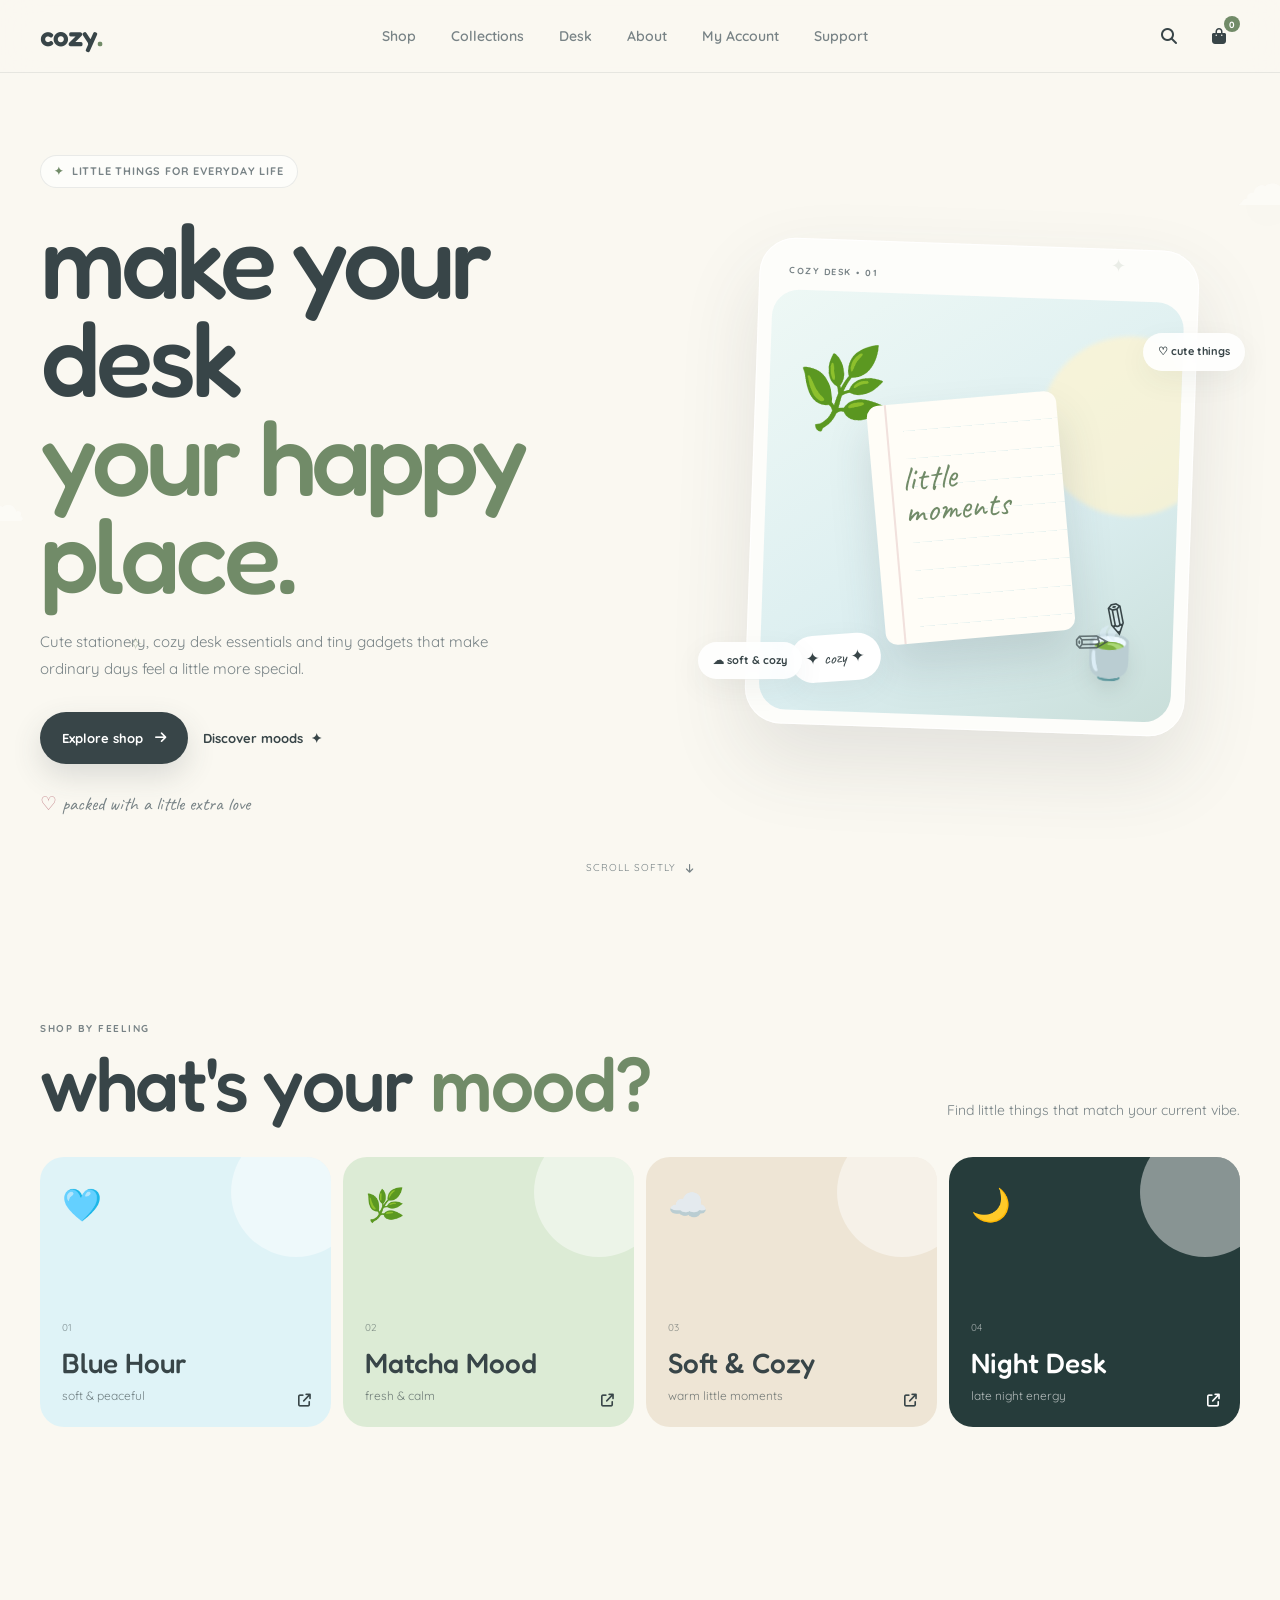
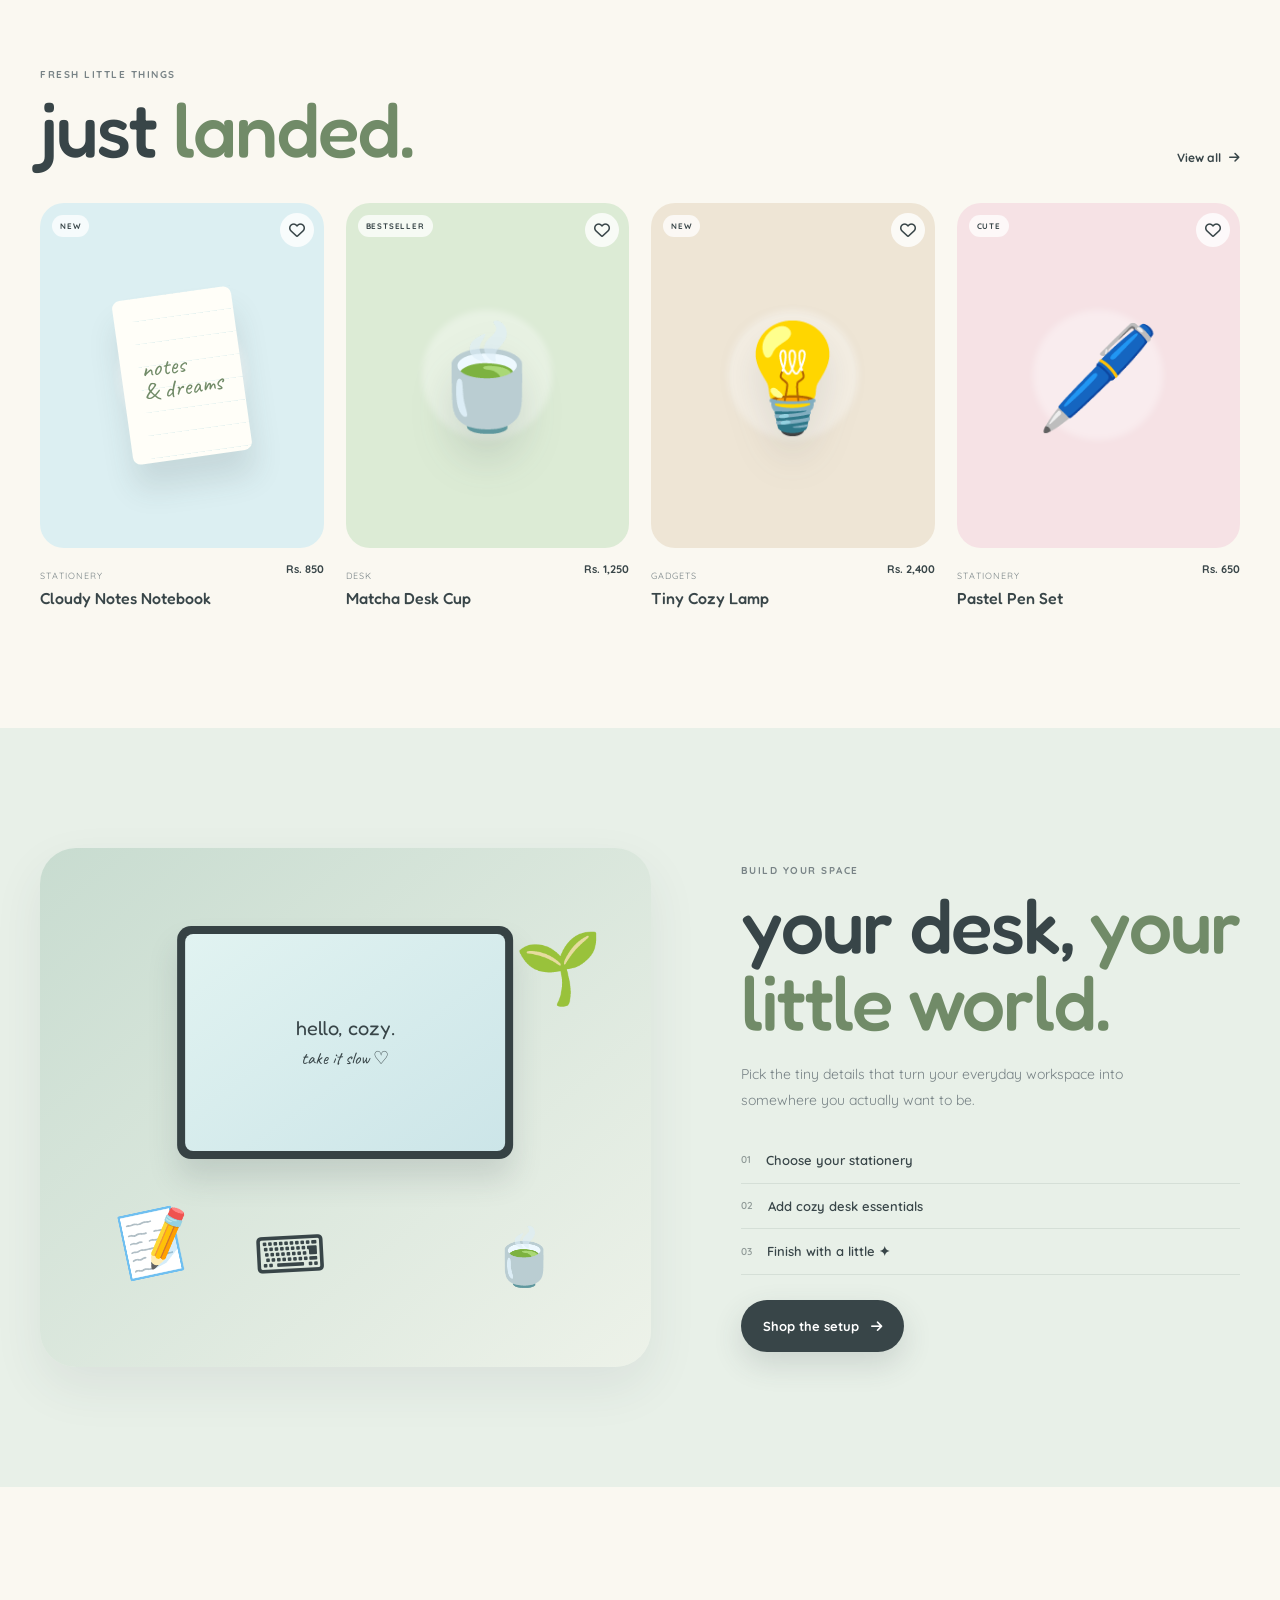
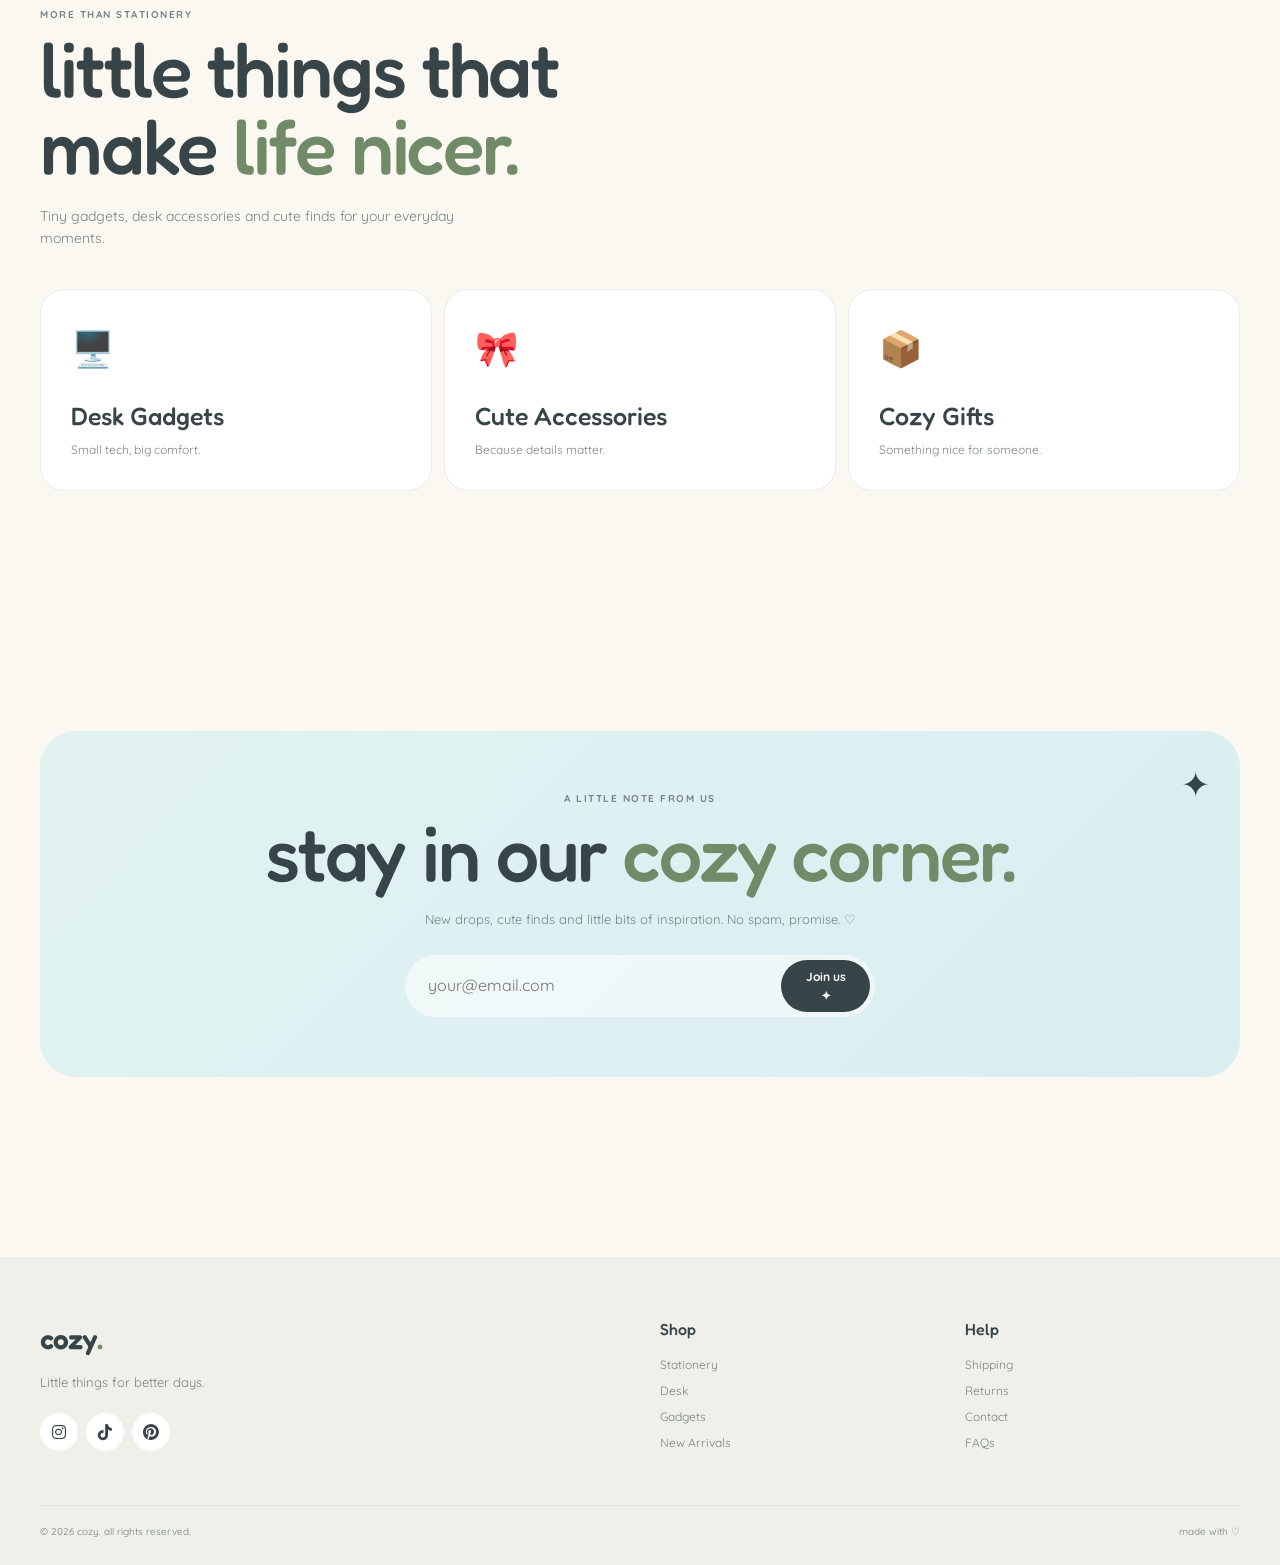
<file: index.html>
<!DOCTYPE html>
<html lang="en">
<head>
    <meta charset="UTF-8">

    <!-- Essential for proper mobile rendering -->
    <meta name="viewport" content="width=device-width, initial-scale=1.0">

    <meta
        name="description"
        content="A cozy little shop for stationery, desk accessories and cute everyday gadgets."
    >

    <title>cozy. — little things, better days.</title>

    <!-- Google Fonts -->
    <link rel="preconnect" href="https://fonts.googleapis.com">
    <link rel="preconnect" href="https://fonts.gstatic.com" crossorigin>

    <link
        href="https://fonts.googleapis.com/css2?family=Caveat:wght@400;500;600;700&family=Fredoka:wght@300;400;500;600;700&family=Quicksand:wght@400;500;600;700&display=swap"
        rel="stylesheet"
    >

    <!-- Icons -->
    <link
        rel="stylesheet"
        href="https://cdnjs.cloudflare.com/ajax/libs/font-awesome/6.5.2/css/all.min.css"
    >

    <link rel="stylesheet" href="css/style.css">
    
</head>

<body>

    <!-- Floating decorations -->
    <div class="floating-decoration cloud cloud-one">☁</div>
    <div class="floating-decoration cloud cloud-two">☁</div>
    <div class="floating-decoration sparkle sparkle-one">✦</div>
    <div class="floating-decoration sparkle sparkle-two">✧</div>

    <!-- ================= HEADER ================= -->

    <header class="header">

        <div class="container nav-wrapper">

            <a href="#" class="logo">
                cozy<span>.</span>
            </a>

            <nav class="desktop-nav">

                <a href="shop.html">Shop</a>
                <a href="index.html#collections">Collections</a>
                <a href="index.html#desk">Desk</a>
                <a href="index.html#about">About</a>
                <a href="account.html">My Account</a>
                <a href="support.html">Support</a>

            </nav>

            <div class="nav-actions">

                <button class="icon-button search-button" aria-label="Search">
                    <i class="fa-solid fa-magnifying-glass"></i>
                </button>

                <button class="icon-button bag-button" aria-label="Shopping bag">
                    <i class="fa-solid fa-bag-shopping"></i>
                    <span class="bag-count">0</span>
                </button>

                <button
                    class="mobile-menu-button"
                    aria-label="Open menu"
                    aria-expanded="false"
                >
                    <span></span>
                    <span></span>
                    <span></span>
                </button>

            </div>

        </div>

        <!-- Mobile menu -->

        <div class="mobile-menu">

            <a href="shop.html">Shop <span>✦</span></a>
            <a href="index.html#collections">Collections <span>✦</span></a>
            <a href="index.html#desk">Desk <span>✦</span></a>
            <a href="index.html#about">About <span>✦</span></a>
            <a href="account.html">My Account <span>✦</span></a>
        </div>

    </header>


    <main>

        <!-- ================= HERO ================= -->

        <section class="hero">

            <div class="container hero-grid">

                <div class="hero-content reveal">

                    <div class="eyebrow">
                        <span>✦</span>
                        little things for everyday life
                    </div>

                    <h1>
                        make your desk
                        <span>your happy place.</span>
                    </h1>

                    <p>
                        Cute stationery, cozy desk essentials and
                        tiny gadgets that make ordinary days
                        feel a little more special.
                    </p>

                    <div class="hero-buttons">

                        <a href="shop.html" class="primary-button magnetic">
                            Explore shop
                            <i class="fa-solid fa-arrow-right"></i>
                        </a>

                        <a href="index.html#collections" class="text-button">
                            Discover moods
                            <span>✦</span>
                        </a>

                    </div>

                    <div class="hero-note">
                        <span>♡</span>
                        packed with a little extra love
                    </div>

                </div>


                <!-- Hero visual -->

                <div class="hero-visual reveal">

                    <div class="hero-glow"></div>

                    <div class="hero-card">

                        <div class="mini-label">
                            COZY DESK • 01
                        </div>

                        <div class="desk-scene">

                            <div class="desk-sun"></div>

                            <div class="plant">
                                🌿
                            </div>

                            <div class="notebook">
                                <div class="notebook-lines"></div>
                                <div class="notebook-title">
                                    little
                                    <br>
                                    moments
                                </div>
                            </div>

                            <div class="pen pen-one">✎</div>
                            <div class="pen pen-two">✐</div>

                            <div class="cup">
                                🍵
                            </div>

                            <div class="desk-sticker">
                                ✦ cozy ✦
                            </div>

                        </div>

                    </div>

                    <div class="floating-pill pill-one">
                        ♡ cute things
                    </div>

                    <div class="floating-pill pill-two">
                        ☁ soft & cozy
                    </div>

                </div>

            </div>

            <div class="scroll-hint">
                <span>scroll softly</span>
                <i class="fa-solid fa-arrow-down"></i>
            </div>

        </section>


        <!-- ================= MOODS ================= -->

        <section class="moods section" id="collections">

            <div class="container">

                <div class="section-heading reveal">

                    <div>
                        <span class="small-label">SHOP BY FEELING</span>

                        <h2>
                            what's your
                            <span>mood?</span>
                        </h2>
                    </div>

                    <p>
                        Find little things that match
                        your current vibe.
                    </p>

                </div>


                <div class="mood-grid">

                    <a href="#" class="mood-card blue reveal">

                        <div class="mood-icon">🩵</div>

                        <div class="mood-content">
                            <span>01</span>
                            <h3>Blue Hour</h3>
                            <p>soft & peaceful</p>
                        </div>

                        <i class="fa-solid fa-arrow-up-right-from-square"></i>

                    </a>


                    <a href="#" class="mood-card green reveal">

                        <div class="mood-icon">🌿</div>

                        <div class="mood-content">
                            <span>02</span>
                            <h3>Matcha Mood</h3>
                            <p>fresh & calm</p>
                        </div>

                        <i class="fa-solid fa-arrow-up-right-from-square"></i>

                    </a>


                    <a href="#" class="mood-card cream reveal">

                        <div class="mood-icon">☁️</div>

                        <div class="mood-content">
                            <span>03</span>
                            <h3>Soft & Cozy</h3>
                            <p>warm little moments</p>
                        </div>

                        <i class="fa-solid fa-arrow-up-right-from-square"></i>

                    </a>


                    <a href="#" class="mood-card night reveal">

                        <div class="mood-icon">🌙</div>

                        <div class="mood-content">
                            <span>04</span>
                            <h3>Night Desk</h3>
                            <p>late night energy</p>
                        </div>

                        <i class="fa-solid fa-arrow-up-right-from-square"></i>

                    </a>

                </div>

            </div>

        </section>


        <!-- ================= PRODUCTS ================= -->

        <section class="products section" id="shop">

            <div class="container">

                <div class="section-heading reveal">

                    <div>

                        <span class="small-label">
                            FRESH LITTLE THINGS
                        </span>

                        <h2>
                            just
                            <span>landed.</span>
                        </h2>

                    </div>

                    <a href="#" class="view-all">
                        View all
                        <i class="fa-solid fa-arrow-right"></i>
                    </a>

                </div>


                <div class="product-grid">


                    <!-- Product 1 -->

                    <article class="product-card reveal">

                        <div class="product-image blue-product">

                            <span class="product-tag">NEW</span>

                            <button class="heart-button">
                                <i class="fa-regular fa-heart"></i>
                            </button>

                            <div class="product-object notebook-product">
                                <div class="product-lines"></div>
                                <span>notes<br>&amp; dreams</span>
                            </div>

                            <button class="quick-add">
                                + ADD TO BAG
                            </button>

                        </div>

                        <div class="product-info">

                            <div>
                                <span class="product-category">
                                    stationery
                                </span>

                                <h3>
                                    Cloudy Notes Notebook
                                </h3>
                            </div>

                            <strong>
                                Rs. 850
                            </strong>

                        </div>

                    </article>


                    <!-- Product 2 -->

                    <article class="product-card reveal">

                        <div class="product-image green-product">

                            <span class="product-tag">BESTSELLER</span>

                            <button class="heart-button">
                                <i class="fa-regular fa-heart"></i>
                            </button>

                            <div class="product-object cup-product">
                                🍵
                            </div>

                            <button class="quick-add">
                                + ADD TO BAG
                            </button>

                        </div>

                        <div class="product-info">

                            <div>
                                <span class="product-category">
                                    desk
                                </span>

                                <h3>
                                    Matcha Desk Cup
                                </h3>
                            </div>

                            <strong>
                                Rs. 1,250
                            </strong>

                        </div>

                    </article>


                    <!-- Product 3 -->

                    <article class="product-card reveal">

                        <div class="product-image cream-product">

                            <span class="product-tag">NEW</span>

                            <button class="heart-button">
                                <i class="fa-regular fa-heart"></i>
                            </button>

                            <div class="product-object lamp-product">
                                💡
                            </div>

                            <button class="quick-add">
                                + ADD TO BAG
                            </button>

                        </div>

                        <div class="product-info">

                            <div>
                                <span class="product-category">
                                    gadgets
                                </span>

                                <h3>
                                    Tiny Cozy Lamp
                                </h3>
                            </div>

                            <strong>
                                Rs. 2,400
                            </strong>

                        </div>

                    </article>


                    <!-- Product 4 -->

                    <article class="product-card reveal">

                        <div class="product-image pink-product">

                            <span class="product-tag">CUTE</span>

                            <button class="heart-button">
                                <i class="fa-regular fa-heart"></i>
                            </button>

                            <div class="product-object pen-product">
                                🖊️
                            </div>

                            <button class="quick-add">
                                + ADD TO BAG
                            </button>

                        </div>

                        <div class="product-info">

                            <div>
                                <span class="product-category">
                                    stationery
                                </span>

                                <h3>
                                    Pastel Pen Set
                                </h3>
                            </div>

                            <strong>
                                Rs. 650
                            </strong>

                        </div>

                    </article>

                </div>

            </div>

        </section>


        <!-- ================= DESK SETUP ================= -->

        <section class="desk-section section" id="desk">

            <div class="container desk-container">

                <div class="desk-image reveal">

                    <div class="desk-background">

                        <div class="desk-monitor">
                            <div class="monitor-screen">
                                <span>hello, cozy.</span>
                                <small>take it slow ♡</small>
                            </div>
                        </div>

                        <div class="desk-keyboard">
                            ⌨
                        </div>

                        <div class="desk-notebook">
                            📝
                        </div>

                        <div class="desk-cup">
                            🍵
                        </div>

                        <div class="desk-plant">
                            🌱
                        </div>

                    </div>

                </div>


                <div class="desk-content reveal">

                    <span class="small-label">
                        BUILD YOUR SPACE
                    </span>

                    <h2>
                        your desk,
                        <span>your little world.</span>
                    </h2>

                    <p>
                        Pick the tiny details that turn your
                        everyday workspace into somewhere
                        you actually want to be.
                    </p>

                    <ul class="desk-list">

                        <li>
                            <span>01</span>
                            Choose your stationery
                        </li>

                        <li>
                            <span>02</span>
                            Add cozy desk essentials
                        </li>

                        <li>
                            <span>03</span>
                            Finish with a little ✦
                        </li>

                    </ul>

                    <a href="#" class="primary-button">
                        Shop the setup
                        <i class="fa-solid fa-arrow-right"></i>
                    </a>

                </div>

            </div>

        </section>


        <!-- ================= LITTLE THINGS ================= -->

        <section class="little-things section">

            <div class="container">

                <div class="little-heading reveal">

                    <span class="small-label">
                        MORE THAN STATIONERY
                    </span>

                    <h2>
                        little things that make
                        <span>life nicer.</span>
                    </h2>

                    <p>
                        Tiny gadgets, desk accessories and
                        cute finds for your everyday moments.
                    </p>

                </div>


                <div class="little-grid">

                    <div class="little-item reveal">
                        <span>🖥️</span>
                        <h3>Desk Gadgets</h3>
                        <p>Small tech, big comfort.</p>
                    </div>

                    <div class="little-item reveal">
                        <span>🎀</span>
                        <h3>Cute Accessories</h3>
                        <p>Because details matter.</p>
                    </div>

                    <div class="little-item reveal">
                        <span>📦</span>
                        <h3>Cozy Gifts</h3>
                        <p>Something nice for someone.</p>
                    </div>

                </div>

            </div>

        </section>


        <!-- ================= NEWSLETTER ================= -->

        <section class="newsletter section">

            <div class="container newsletter-box reveal">

                <div class="newsletter-sparkle">✦</div>

                <span class="small-label">
                    A LITTLE NOTE FROM US
                </span>

                <h2>
                    stay in our
                    <span>cozy corner.</span>
                </h2>

                <p>
                    New drops, cute finds and little
                    bits of inspiration. No spam, promise. ♡
                </p>

                <form class="newsletter-form">

                    <input
                        type="email"
                        placeholder="your@email.com"
                        required
                    >

                    <button type="submit">
                        Join us ✦
                    </button>

                </form>

            </div>

        </section>

    </main>


    <!-- ================= FOOTER ================= -->

    <footer class="footer" id="about">

        <div class="container footer-grid">

            <div class="footer-brand">

                <a href="#" class="logo">
                    cozy<span>.</span>
                </a>

                <p>
                    Little things for better days.
                </p>

                <div class="socials">

                    <a href="#" aria-label="Instagram">
                        <i class="fa-brands fa-instagram"></i>
                    </a>

                    <a href="#" aria-label="TikTok">
                        <i class="fa-brands fa-tiktok"></i>
                    </a>

                    <a href="#" aria-label="Pinterest">
                        <i class="fa-brands fa-pinterest"></i>
                    </a>

                </div>

            </div>


            <div class="footer-links">

                <div>
                    <h4>Shop</h4>
                    <a href="#">Stationery</a>
                    <a href="#">Desk</a>
                    <a href="#">Gadgets</a>
                    <a href="#">New Arrivals</a>
                </div>

                <div>
                    <h4>Help</h4>
                    <a href="#">Shipping</a>
                    <a href="#">Returns</a>
                    <a href="#">Contact</a>
                    <a href="#">FAQs</a>
                </div>

            </div>

        </div>


        <div class="footer-bottom container">

            <span>
                © 2026 cozy. all rights reserved.
            </span>

            <span>
                made with ♡
            </span>

        </div>

    </footer>


    <!-- Toast -->

    <div class="toast">
        <span>✦</span>
        Added to your cozy bag!
    </div>


    <script src="js/script.js"></script>

</body>
</html>
</file>
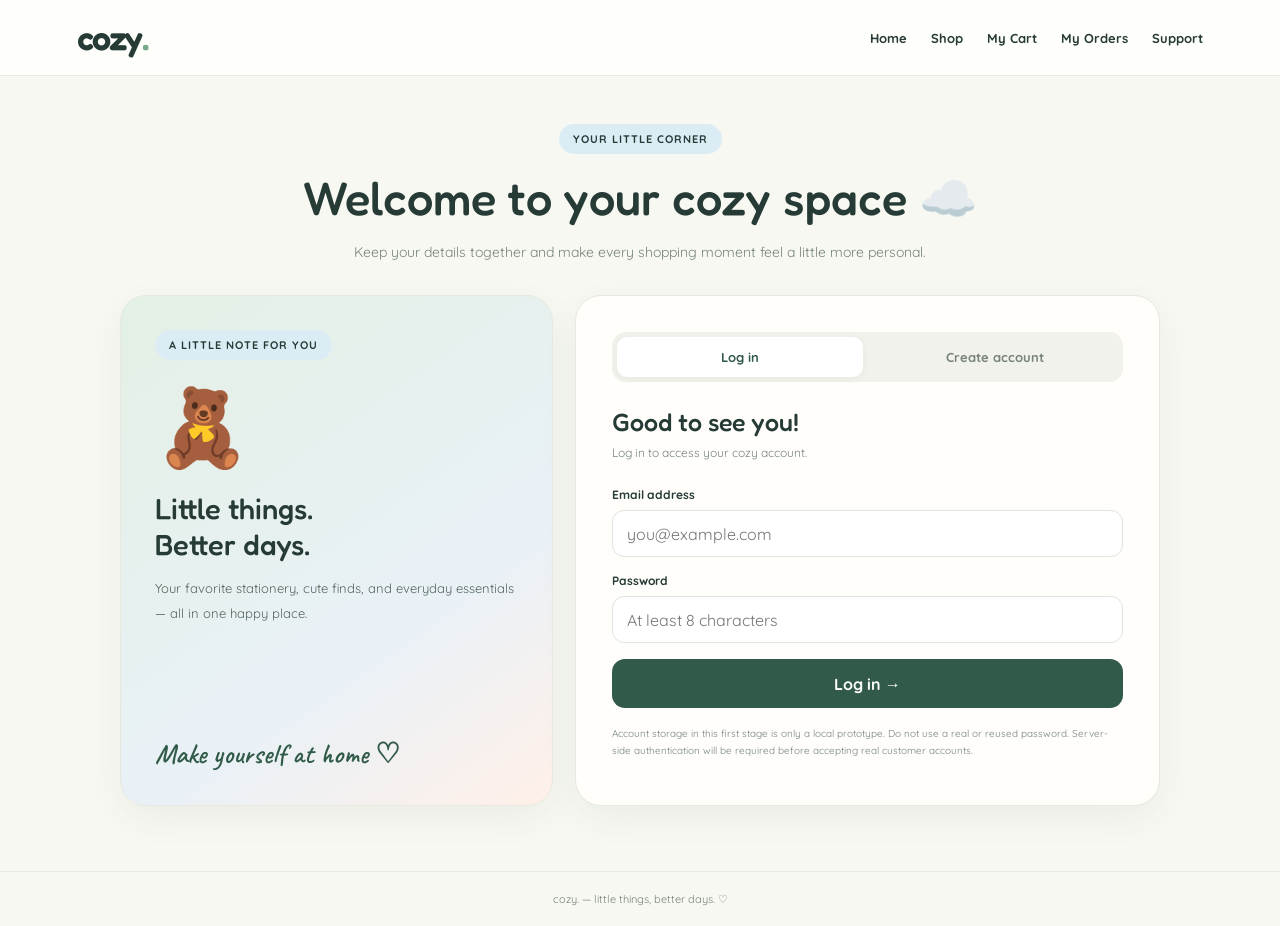
<file: account.html>
<!DOCTYPE html>
<html lang="en">
<head>
  <meta charset="UTF-8">
  <meta name="viewport" content="width=device-width, initial-scale=1.0">
  <title>My Account — cozy.</title>
  <meta name="theme-color" content="#f7f8f2">

  <link rel="preconnect" href="https://fonts.googleapis.com">
  <link rel="preconnect" href="https://fonts.gstatic.com" crossorigin>
  <link href="https://fonts.googleapis.com/css2?family=Caveat:wght@500;600&family=Fredoka:wght@400;500;600&family=Quicksand:wght@400;500;600;700&display=swap" rel="stylesheet">

  <style>
    :root {
      --bg: #f7f8f2;
      --paper: #fffefb;
      --ink: #263b35;
      --muted: #77847d;
      --green: #b9d8c0;
      --green-dark: #315b48;
      --blue: #dcecf5;
      --pink: #f8e3e6;
      --line: #e7e9df;
    }

    * { box-sizing: border-box; }

    body {
      margin: 0;
      background: var(--bg);
      color: var(--ink);
      font-family: "Quicksand", sans-serif;
      min-height: 100vh;
    }

    a { color: inherit; text-decoration: none; }

    button, input {
      font: inherit;
    }

    button { cursor: pointer; }

    .navbar {
      min-height: 76px;
      padding: 16px 6%;
      background: #fffefbeF;
      border-bottom: 1px solid var(--line);
      display: flex;
      align-items: center;
      justify-content: space-between;
      gap: 15px;
    }

    .logo {
      font: 600 34px "Fredoka", sans-serif;
      letter-spacing: -1.5px;
    }

    .logo span { color: #77a98a; }

    .nav-links {
      display: flex;
      gap: 24px;
      align-items: center;
      font-size: 13px;
      font-weight: 700;
    }

    .nav-links a:hover { color: #609577; }

    .page {
      width: min(1040px, 92%);
      margin: 48px auto 65px;
    }

    .intro { text-align: center; margin-bottom: 30px; }

    .eyebrow {
      display: inline-block;
      padding: 8px 14px;
      border-radius: 30px;
      background: var(--blue);
      font-size: 11px;
      font-weight: 700;
      letter-spacing: 1px;
      text-transform: uppercase;
    }

    h1, h2, h3 {
      font-family: "Fredoka", sans-serif;
      font-weight: 500;
    }

    .intro h1 {
      font-size: clamp(32px, 5vw, 47px);
      margin: 15px 0 8px;
    }

    .intro p {
      color: var(--muted);
      font-size: 14px;
      line-height: 1.7;
    }

    .layout {
      display: grid;
      grid-template-columns: 0.85fr 1.15fr;
      gap: 22px;
      align-items: stretch;
    }

    .welcome-card, .account-card {
      border: 1px solid var(--line);
      border-radius: 26px;
      overflow: hidden;
      box-shadow: 0 12px 35px #314b3510;
    }

    .welcome-card {
      padding: 34px;
      background: linear-gradient(145deg, #e3f0e4, #e9f1f7 65%, #fff0e8);
      display: flex;
      flex-direction: column;
      justify-content: space-between;
      min-height: 390px;
    }

    .welcome-card .big-emoji {
      font-size: 76px;
      margin: 18px 0;
      animation: float 3s ease-in-out infinite;
    }

    @keyframes float {
      0%, 100% { transform: translateY(0); }
      50% { transform: translateY(-8px); }
    }

    .welcome-card h2 {
      font-size: 29px;
      line-height: 1.25;
      margin: 0 0 12px;
    }

    .welcome-card p {
      font-size: 13px;
      line-height: 1.9;
      color: #52675d;
    }

    .handwriting {
      font: 600 28px "Caveat", cursive;
      color: var(--green-dark);
      margin-top: 18px;
    }

    .account-card {
      background: var(--paper);
      padding: clamp(22px, 4vw, 36px);
    }

    .tabs {
      display: flex;
      gap: 8px;
      background: #f1f2eb;
      border-radius: 14px;
      padding: 5px;
      margin-bottom: 25px;
    }

    .tab {
      flex: 1;
      border: 0;
      border-radius: 10px;
      padding: 12px 8px;
      background: transparent;
      color: var(--muted);
      font-weight: 700;
      font-size: 13px;
    }

    .tab.active {
      background: white;
      color: var(--green-dark);
      box-shadow: 0 2px 8px #263b350c;
    }

    .form-title { font-size: 25px; margin: 0 0 6px; }

    .form-subtitle {
      color: var(--muted);
      font-size: 12px;
      margin: 0 0 24px;
      line-height: 1.7;
    }

    .field { margin-bottom: 16px; }

    .field label {
      display: block;
      font-size: 12px;
      font-weight: 700;
      margin-bottom: 8px;
    }

    .field input {
      width: 100%;
      min-height: 47px;
      padding: 12px 14px;
      border: 1px solid #e1e5dc;
      border-radius: 12px;
      background: #fff;
      color: var(--ink);
      outline: none;
      transition: border-color .2s, box-shadow .2s;
    }

    .field input:focus {
      border-color: #8dbb9a;
      box-shadow: 0 0 0 3px #b9d8c033;
    }

    .primary-btn {
      width: 100%;
      min-height: 49px;
      border: 0;
      border-radius: 13px;
      padding: 13px 16px;
      background: var(--green-dark);
      color: white;
      font-weight: 700;
      transition: transform .2s, background .2s;
    }

    .primary-btn:hover {
      background: #244a39;
      transform: translateY(-2px);
    }

    .message {
      display: none;
      padding: 12px 14px;
      border-radius: 11px;
      margin: 0 0 16px;
      font-size: 12px;
      line-height: 1.6;
    }

    .message.show { display: block; }
    .message.error { background: #fbe8e7; color: #9a3d3d; }
    .message.success { background: #e5f3e7; color: #315b48; }

    .small-note {
      font-size: 10px;
      line-height: 1.7;
      color: var(--muted);
      margin-top: 17px;
    }

    .hidden { display: none !important; }

    .profile-top {
      display: flex;
      align-items: center;
      gap: 15px;
      margin-bottom: 25px;
    }

    .avatar {
      display: grid;
      place-items: center;
      width: 60px;
      height: 60px;
      flex-shrink: 0;
      border-radius: 20px;
      background: var(--pink);
      font-size: 28px;
    }

    .profile-top h2 { margin: 0 0 5px; font-size: 23px; }
    .profile-top p { margin: 0; color: var(--muted); font-size: 12px; }

    .profile-actions {
      display: grid;
      grid-template-columns: 1fr 1fr;
      gap: 10px;
      margin-top: 20px;
    }

    .secondary-btn {
      min-height: 45px;
      padding: 10px;
      border: 1px solid var(--line);
      border-radius: 12px;
      background: white;
      color: var(--ink);
      font-weight: 700;
      font-size: 12px;
    }

    .secondary-btn:hover { background: #f4f7f1; }

    .footer {
      text-align: center;
      color: var(--muted);
      font-size: 11px;
      padding: 20px;
      border-top: 1px solid var(--line);
    }

    @media (max-width: 720px) {
      .navbar { padding: 14px 5%; min-height: 65px; }
      .logo { font-size: 29px; }
      .nav-links { gap: 13px; font-size: 11px; }
      .page { margin: 30px auto 40px; }
      .layout { grid-template-columns: 1fr; }
      .welcome-card { min-height: auto; padding: 25px; }
      .welcome-card .big-emoji { font-size: 54px; margin: 10px 0; }
      .welcome-card h2 { font-size: 25px; }
      .welcome-card .handwriting { margin-top: 10px; }
      .account-card { padding: 23px 19px; }
    }

    @media (max-width: 380px) {
      .nav-links { gap: 9px; }
      .nav-links a { font-size: 10px; }
      .profile-actions { grid-template-columns: 1fr; }
    }
  </style>
</head>

<body>
  <header class="navbar">
    <a class="logo" href="index.html">cozy<span>.</span></a>
    <nav class="nav-links" aria-label="Main navigation">
      <a href="index.html">Home</a>
      <a href="shop.html">Shop</a>
      <a href="cart.html">My Cart</a>
      <a href="orders.html">My Orders</a>
      <a href="support.html">Support</a>
    </nav>
  </header>

  <main class="page">
    <section class="intro">
      <span class="eyebrow">Your little corner</span>
      <h1>Welcome to your cozy space ☁️</h1>
      <p>Keep your details together and make every shopping moment feel a little more personal.</p>
    </section>

    <div class="layout">
      <aside class="welcome-card">
        <div>
          <span class="eyebrow">A little note for you</span>
          <div class="big-emoji" aria-hidden="true">🧸</div>
          <h2>Little things.<br>Better days.</h2>
          <p>Your favorite stationery, cute finds, and everyday essentials — all in one happy place.</p>
        </div>
        <div class="handwriting">Make yourself at home ♡</div>
      </aside>

      <section class="account-card">
        <div id="authArea">
          <div class="tabs">
            <button class="tab active" id="loginTab" type="button">Log in</button>
            <button class="tab" id="registerTab" type="button">Create account</button>
          </div>

          <div id="notice" class="message" role="status" aria-live="polite"></div>

          <form id="loginForm">
            <h2 class="form-title">Good to see you!</h2>
            <p class="form-subtitle">Log in to access your cozy account.</p>

            <div class="field">
              <label for="loginEmail">Email address</label>
              <input id="loginEmail" type="email" autocomplete="email" required maxlength="150" placeholder="you@example.com">
            </div>

            <div class="field">
              <label for="loginPassword">Password</label>
              <input id="loginPassword" type="password" autocomplete="current-password" required minlength="8" placeholder="At least 8 characters">
            </div>

            <button class="primary-btn" type="submit">Log in →</button>
          </form>

          <form id="registerForm" class="hidden">
            <h2 class="form-title">Let's get cozy!</h2>
            <p class="form-subtitle">Create your account in just a moment.</p>

            <div class="field">
              <label for="registerName">Full name</label>
              <input id="registerName" type="text" autocomplete="name" required maxlength="80" placeholder="Your name">
            </div>

            <div class="field">
              <label for="registerEmail">Email address</label>
              <input id="registerEmail" type="email" autocomplete="email" required maxlength="150" placeholder="you@example.com">
            </div>

            <div class="field">
              <label for="registerPassword">Create password</label>
              <input id="registerPassword" type="password" autocomplete="new-password" required minlength="8" placeholder="At least 8 characters">
            </div>

            <div class="field">
              <label for="confirmPassword">Confirm password</label>
              <input id="confirmPassword" type="password" autocomplete="new-password" required minlength="8" placeholder="Type it again">
            </div>

            <button class="primary-btn" type="submit">Create my account ♡</button>
          </form>

          <p class="small-note">
            Account storage in this first stage is only a local prototype.
            Do not use a real or reused password. Server-side authentication
            will be required before accepting real customer accounts.
          </p>
        </div>

        <div id="profileArea" class="hidden">
          <div class="profile-top">
            <div class="avatar">🌷</div>
            <div>
              <h2 id="welcomeName">Hello!</h2>
              <p>Your cozy account is ready.</p>
            </div>
          </div>

          <div id="profileNotice" class="message" role="status" aria-live="polite"></div>

          <form id="profileForm">
            <div class="field">
              <label for="profileName">Full name</label>
              <input id="profileName" type="text" required maxlength="80" autocomplete="name">
            </div>

            <div class="field">
              <label for="profileEmail">Email address</label>
              <input id="profileEmail" type="email" disabled>
            </div>

            <div class="field">
              <label for="profilePhone">Phone number (optional)</label>
              <input id="profilePhone" type="tel" maxlength="25" autocomplete="tel" placeholder="Your phone number">
            </div>

            <div class="field">
              <label for="profileAddress">Delivery address (optional)</label>
              <input id="profileAddress" type="text" maxlength="250" autocomplete="street-address" placeholder="Your delivery address">
            </div>

            <button class="primary-btn" type="submit">Save my details</button>

            <div class="profile-actions">
              <a class="secondary-btn" href="shop.html" style="display:grid;place-items:center">Explore the shop</a>
              <button class="secondary-btn" id="logoutBtn" type="button">Log out</button>
            </div>
          </form>

          <p class="small-note">
            Order history and order tracking will be connected in a later stage.
          </p>
        </div>
      </section>
    </div>
  </main>

  <footer class="footer">
    cozy. — little things, better days. ♡
  </footer>

  <script>
    "use strict";

    // Prototype only. These browser records are NOT secure authentication.
    const USERS_KEY = "cozy_customer_accounts_demo_v1";
    const SESSION_KEY = "cozy_customer_session_demo_v1";

    const $ = (id) => document.getElementById(id);

    const authArea = $("authArea");
    const profileArea = $("profileArea");
    const loginForm = $("loginForm");
    const registerForm = $("registerForm");
    const loginTab = $("loginTab");
    const registerTab = $("registerTab");
    const notice = $("notice");
    const profileNotice = $("profileNotice");

    function readUsers() {
      try {
        const value = JSON.parse(localStorage.getItem(USERS_KEY) || "[]");
        return Array.isArray(value) ? value : [];
      } catch {
        return [];
      }
    }

    function saveUsers(users) {
      localStorage.setItem(USERS_KEY, JSON.stringify(users));
    }

    function showMessage(element, message, type = "error") {
      element.textContent = message;
      element.className = "message show " + type;
    }

    function clearMessage(element) {
      element.textContent = "";
      element.className = "message";
    }

    function showLogin() {
      loginForm.classList.remove("hidden");
      registerForm.classList.add("hidden");
      loginTab.classList.add("active");
      registerTab.classList.remove("active");
      clearMessage(notice);
    }

    function showRegister() {
      registerForm.classList.remove("hidden");
      loginForm.classList.add("hidden");
      registerTab.classList.add("active");
      loginTab.classList.remove("active");
      clearMessage(notice);
    }

    // Hashing here is for a demo only, not a replacement for server-side auth.
    async function hashPassword(password) {
      if (!window.crypto || !window.crypto.subtle) {
        throw new Error("Please open this page through localhost or HTTPS.");
      }

      const bytes = new TextEncoder().encode(password);
      const digest = await crypto.subtle.digest("SHA-256", bytes);

      return Array.from(new Uint8Array(digest))
        .map(byte => byte.toString(16).padStart(2, "0"))
        .join("");
    }

    function currentUser() {
      const email = localStorage.getItem(SESSION_KEY);
      if (!email) return null;

      return readUsers().find(user => user.email === email) || null;
    }

    function renderAccount() {
      const user = currentUser();

      authArea.classList.toggle("hidden", Boolean(user));
      profileArea.classList.toggle("hidden", !user);

      if (!user) return;

      $("welcomeName").textContent = "Hello, " + user.name + "!";
      $("profileName").value = user.name || "";
      $("profileEmail").value = user.email || "";
      $("profilePhone").value = user.phone || "";
      $("profileAddress").value = user.address || "";
      clearMessage(profileNotice);
    }

    loginTab.addEventListener("click", showLogin);
    registerTab.addEventListener("click", showRegister);

    registerForm.addEventListener("submit", async (event) => {
      event.preventDefault();
      clearMessage(notice);

      const name = $("registerName").value.trim();
      const email = $("registerEmail").value.trim().toLowerCase();
      const password = $("registerPassword").value;
      const confirm = $("confirmPassword").value;

      if (name.length < 2) {
        return showMessage(notice, "Please enter your full name.");
      }

      if (password.length < 8) {
        return showMessage(notice, "Your password must have at least 8 characters.");
      }

      if (password !== confirm) {
        return showMessage(notice, "The passwords do not match.");
      }

      const users = readUsers();

      if (users.some(user => user.email === email)) {
        return showMessage(notice, "An account with this email already exists. Please log in.");
      }

      try {
        const passwordHash = await hashPassword(password);

        users.push({
          name,
          email,
          passwordHash,
          phone: "",
          address: "",
          createdAt: new Date().toISOString()
        });

        saveUsers(users);
        localStorage.setItem(SESSION_KEY, email);
        registerForm.reset();
        renderAccount();
      } catch (error) {
        showMessage(notice, error.message || "Could not create the demo account.");
      }
    });

    loginForm.addEventListener("submit", async (event) => {
      event.preventDefault();
      clearMessage(notice);

      const email = $("loginEmail").value.trim().toLowerCase();
      const password = $("loginPassword").value;

      try {
        const passwordHash = await hashPassword(password);
        const user = readUsers().find(item =>
          item.email === email && item.passwordHash === passwordHash
        );

        if (!user) {
          return showMessage(notice, "Email or password is incorrect.");
        }

        localStorage.setItem(SESSION_KEY, email);
        loginForm.reset();
        renderAccount();
      } catch (error) {
        showMessage(notice, error.message || "Could not log in.");
      }
    });

    $("profileForm").addEventListener("submit", (event) => {
      event.preventDefault();

      const user = currentUser();
      if (!user) return;

      const users = readUsers();
      const index = users.findIndex(item => item.email === user.email);
      if (index < 0) return;

      users[index].name = $("profileName").value.trim();
      users[index].phone = $("profilePhone").value.trim();
      users[index].address = $("profileAddress").value.trim();

      saveUsers(users);
      renderAccount();
      showMessage(profileNotice, "Your details have been saved on this device ♡", "success");
    });

    $("logoutBtn").addEventListener("click", () => {
      localStorage.removeItem(SESSION_KEY);
      showLogin();
      renderAccount();
    });

    renderAccount();
  </script>
</body>
</html>
</file>
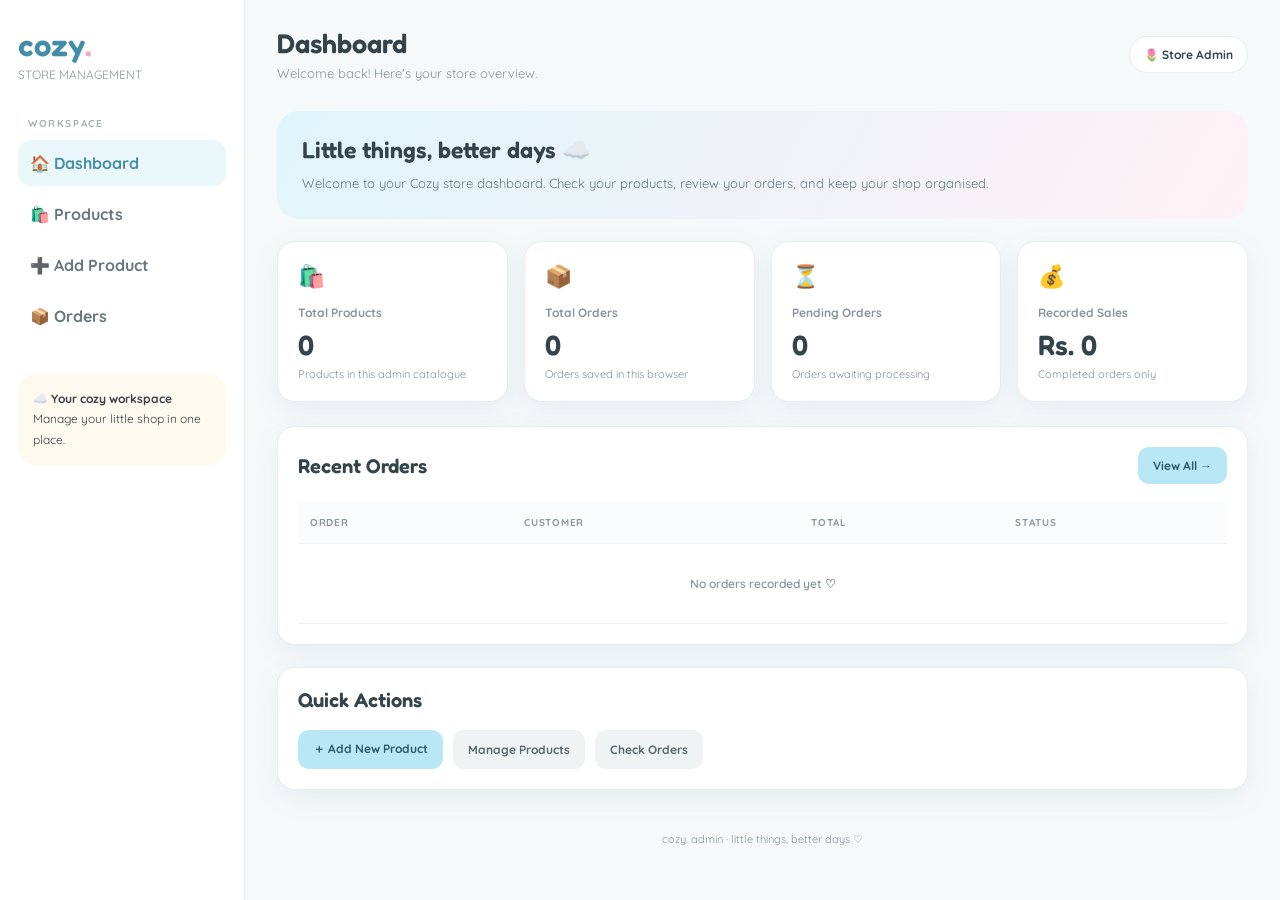
<file: admin.html>
<!DOCTYPE html>
<html lang="en">
<head>
<meta charset="UTF-8">
<meta name="viewport" content="width=device-width, initial-scale=1.0">
<title>Cozy Admin Dashboard</title>

<link rel="preconnect" href="https://fonts.googleapis.com">
<link href="https://fonts.googleapis.com/css2?family=Fredoka:wght@400;500;600;700&family=Quicksand:wght@400;500;600;700&display=swap" rel="stylesheet">

<style>
:root {
  --blue: #b9e7f5;
  --blue-dark: #438da8;
  --cream: #fffaf0;
  --white: #ffffff;
  --ink: #35434b;
  --muted: #89969b;
  --line: #e7edf0;
  --pink: #ffe3ed;
  --green: #e0f4e7;
  --shadow: 0 8px 28px rgba(68, 111, 130, .08);
}

* { box-sizing: border-box; }

body {
  margin: 0;
  background: #f5f9fa;
  color: var(--ink);
  font-family: 'Quicksand', sans-serif;
}

button, input, select, textarea {
  font: inherit;
}

button { cursor: pointer; }

.layout {
  display: flex;
  min-height: 100vh;
}

.sidebar {
  width: 245px;
  padding: 26px 18px;
  background: white;
  border-right: 1px solid var(--line);
  flex-shrink: 0;
}

.logo {
  font-family: 'Fredoka', sans-serif;
  font-size: 31px;
  font-weight: 600;
  color: var(--blue-dark);
  margin: 0 0 4px;
}

.sidebar-sub {
  color: var(--muted);
  font-size: 12px;
  margin-bottom: 35px;
}

.nav-label {
  font-size: 10px;
  font-weight: 700;
  color: #a4afb4;
  letter-spacing: 1.6px;
  margin: 25px 10px 10px;
}

.nav {
  width: 100%;
  border: 0;
  background: transparent;
  padding: 13px 12px;
  text-align: left;
  border-radius: 13px;
  color: #68777d;
  font-weight: 700;
  margin-bottom: 5px;
  display: flex;
  gap: 11px;
  align-items: center;
}

.nav:hover, .nav.active {
  background: #eaf7fb;
  color: var(--blue-dark);
}

.sidebar-note {
  margin-top: 35px;
  background: var(--cream);
  border-radius: 17px;
  padding: 15px;
  font-size: 12px;
  line-height: 1.7;
}

.main {
  min-width: 0;
  flex: 1;
  padding: 27px 32px;
}

.topbar {
  display: flex;
  align-items: center;
  justify-content: space-between;
  gap: 15px;
  margin-bottom: 30px;
}

.topbar h1 {
  font: 600 27px 'Fredoka', sans-serif;
  margin: 0;
}

.topbar p {
  font-size: 13px;
  color: var(--muted);
  margin: 6px 0 0;
}

.admin-tag {
  background: white;
  border: 1px solid var(--line);
  padding: 10px 14px;
  border-radius: 30px;
  font-size: 12px;
  font-weight: 700;
  white-space: nowrap;
}

.page { display: none; }
.page.active { display: block; }

.welcome {
  background: linear-gradient(120deg, #dff5fb, #fff1f5);
  border-radius: 22px;
  padding: 25px;
  margin-bottom: 22px;
}

.welcome h2 {
  font: 600 23px 'Fredoka', sans-serif;
  margin: 0 0 8px;
}

.welcome p {
  color: #687b83;
  font-size: 13px;
  line-height: 1.7;
  margin: 0;
}

.stats {
  display: grid;
  grid-template-columns: repeat(4, minmax(0, 1fr));
  gap: 16px;
  margin-bottom: 24px;
}

.stat, .panel {
  background: white;
  border: 1px solid var(--line);
  border-radius: 18px;
  padding: 20px;
  box-shadow: var(--shadow);
}

.stat-icon {
  font-size: 22px;
  margin-bottom: 15px;
}

.stat-label {
  color: var(--muted);
  font-size: 12px;
  font-weight: 700;
}

.stat-number {
  font: 600 28px 'Fredoka', sans-serif;
  margin: 8px 0 5px;
  overflow-wrap: anywhere;
}

.stat-note {
  color: #829197;
  font-size: 11px;
}

.panel { margin-bottom: 22px; }

.panel-head {
  display: flex;
  justify-content: space-between;
  align-items: center;
  gap: 12px;
  flex-wrap: wrap;
  margin-bottom: 18px;
}

.panel-head h2 {
  font: 600 20px 'Fredoka', sans-serif;
  margin: 0;
}

.btn {
  border: 0;
  border-radius: 11px;
  padding: 11px 15px;
  background: var(--blue);
  color: #315968;
  font-weight: 700;
  font-size: 12px;
}

.btn:hover { filter: brightness(.97); }

.btn.secondary {
  background: #f0f3f4;
  color: #586970;
}

.btn.danger {
  background: #ffe4e8;
  color: #a33d50;
}

.btn.small {
  padding: 8px 10px;
  font-size: 11px;
}

.table-wrap {
  width: 100%;
  overflow-x: auto;
}

table {
  width: 100%;
  border-collapse: collapse;
  font-size: 12px;
  min-width: 530px;
}

th {
  text-align: left;
  color: var(--muted);
  font-size: 10px;
  letter-spacing: .7px;
  text-transform: uppercase;
  background: #fafcfd;
}

th, td {
  padding: 14px 12px;
  border-bottom: 1px solid #edf1f2;
}

td { font-weight: 600; }

.status {
  display: inline-block;
  border-radius: 20px;
  padding: 6px 9px;
  background: var(--green);
  color: #377451;
  font-size: 10px;
  white-space: nowrap;
}

.status.pending {
  background: #fff0d9;
  color: #936b22;
}

.status.cancelled {
  background: #ffe5e8;
  color: #a33d50;
}

.empty {
  text-align: center;
  color: var(--muted);
  padding: 32px 12px;
}

.form-grid {
  display: grid;
  grid-template-columns: repeat(2, minmax(0, 1fr));
  gap: 15px;
}

.field {
  display: flex;
  flex-direction: column;
  gap: 7px;
}

.field.full { grid-column: 1 / -1; }

.field label {
  font-size: 12px;
  font-weight: 700;
}

.field input, .field select, .field textarea {
  width: 100%;
  padding: 12px;
  border: 1px solid #dfe8eb;
  border-radius: 11px;
  outline: none;
  background: white;
  color: var(--ink);
}

.field input:focus, .field select:focus,
.field textarea:focus {
  border-color: #85cce1;
}

.form-actions {
  display: flex;
  gap: 10px;
  flex-wrap: wrap;
  margin-top: 18px;
}

.notice {
  background: #fff8e9;
  color: #80632e;
  border-radius: 12px;
  padding: 13px;
  font-size: 12px;
  line-height: 1.7;
  margin-bottom: 18px;
}

.search {
  width: 100%;
  max-width: 280px;
  padding: 11px 13px;
  border: 1px solid var(--line);
  border-radius: 11px;
  outline: none;
}

.footer {
  padding: 20px 0;
  color: var(--muted);
  font-size: 11px;
  text-align: center;
}

@media (max-width: 1050px) {
  .stats { grid-template-columns: repeat(2, minmax(0, 1fr)); }
  .main { padding: 22px; }
}

@media (max-width: 700px) {
  .layout { display: block; }

  .sidebar {
    width: 100%;
    padding: 15px;
    border-right: 0;
    border-bottom: 1px solid var(--line);
  }

  .logo { font-size: 26px; }
  .sidebar-sub { margin-bottom: 14px; }

  .nav-label, .sidebar-note { display: none; }

  .sidebar nav {
    display: flex;
    overflow-x: auto;
    gap: 7px;
    padding-bottom: 3px;
  }

  .nav {
    width: auto;
    flex-shrink: 0;
    margin: 0;
    padding: 11px 12px;
    font-size: 12px;
  }

  .main { padding: 19px 14px; }

  .topbar {
    align-items: flex-start;
    margin-bottom: 20px;
  }

  .topbar h1 { font-size: 23px; }
  .admin-tag { font-size: 10px; padding: 9px; }

  .welcome { padding: 20px; }
  .welcome h2 { font-size: 21px; }

  .stats { gap: 10px; }
  .stat { padding: 14px; }
  .stat-number { font-size: 23px; }
  .stat-label { font-size: 11px; }

  .panel { padding: 15px; }
  .form-grid { grid-template-columns: 1fr; }
  .field.full { grid-column: auto; }
  .search { max-width: none; }
}
</style>
</head>

<body>
<div class="layout">

  <aside class="sidebar">
    <div class="logo">cozy<span style="color:#f0a8c6">.</span></div>
    <div class="sidebar-sub">STORE MANAGEMENT</div>

    <nav>
      <div class="nav-label">WORKSPACE</div>

      <button class="nav active" data-page="dashboard">🏠 Dashboard</button>
      <button class="nav" data-page="products">🛍️ Products</button>
      <button class="nav" data-page="add-product">➕ Add Product</button>
      <button class="nav" data-page="orders">📦 Orders</button>
    </nav>

    <div class="sidebar-note">
      ☁️ <strong>Your cozy workspace</strong><br>
      Manage your little shop in one place.
    </div>
  </aside>

  <main class="main">

    <header class="topbar">
      <div>
        <h1 id="pageTitle">Dashboard</h1>
        <p>Welcome back! Here's your store overview.</p>
      </div>
      <div class="admin-tag">🌷 Store Admin</div>
    </header>

    <!-- DASHBOARD -->
    <section class="page active" id="dashboard">

      <div class="welcome">
        <h2>Little things, better days ☁️</h2>
        <p>Welcome to your Cozy store dashboard. Check your products, review your orders, and keep your shop organised.</p>
      </div>

      <div class="stats">
        <div class="stat">
          <div class="stat-icon">🛍️</div>
          <div class="stat-label">Total Products</div>
          <div class="stat-number" id="totalProducts">0</div>
          <div class="stat-note">Products in this admin catalogue</div>
        </div>

        <div class="stat">
          <div class="stat-icon">📦</div>
          <div class="stat-label">Total Orders</div>
          <div class="stat-number" id="totalOrders">0</div>
          <div class="stat-note">Orders saved in this browser</div>
        </div>

        <div class="stat">
          <div class="stat-icon">⏳</div>
          <div class="stat-label">Pending Orders</div>
          <div class="stat-number" id="pendingOrders">0</div>
          <div class="stat-note">Orders awaiting processing</div>
        </div>

        <div class="stat">
          <div class="stat-icon">💰</div>
          <div class="stat-label">Recorded Sales</div>
          <div class="stat-number" id="totalSales">Rs. 0</div>
          <div class="stat-note">Completed orders only</div>
        </div>
      </div>

      <div class="panel">
        <div class="panel-head">
          <h2>Recent Orders</h2>
          <button class="btn" data-go="orders">View All →</button>
        </div>
        <div class="table-wrap">
          <table>
            <thead>
              <tr>
                <th>Order</th>
                <th>Customer</th>
                <th>Total</th>
                <th>Status</th>
              </tr>
            </thead>
            <tbody id="recentOrders"></tbody>
          </table>
        </div>
      </div>

      <div class="panel">
        <div class="panel-head">
          <h2>Quick Actions</h2>
        </div>
        <div class="form-actions">
          <button class="btn" data-go="add-product">＋ Add New Product</button>
          <button class="btn secondary" data-go="products">Manage Products</button>
          <button class="btn secondary" data-go="orders">Check Orders</button>
        </div>
      </div>
    </section>

    <!-- PRODUCTS -->
    <section class="page" id="products">
      <div class="panel">
        <div class="panel-head">
          <h2>Product Catalogue</h2>
          <button class="btn" data-go="add-product">＋ Add Product</button>
        </div>

        <input class="search" id="productSearch"
          placeholder="Search products..." aria-label="Search products">

        <div class="table-wrap" style="margin-top:18px">
          <table>
            <thead>
              <tr>
                <th>Product</th>
                <th>Category</th>
                <th>Price</th>
                <th>Stock</th>
                <th>Actions</th>
              </tr>
            </thead>
            <tbody id="productRows"></tbody>
          </table>
        </div>
        <p style="font-size:11px;color:#89969b">
          These are products managed by this admin page. Your existing shop catalogue is not automatically replaced.
        </p>
      </div>
    </section>

    <!-- ADD / EDIT PRODUCT -->
    <section class="page" id="add-product">
      <div class="panel">
        <div class="panel-head">
          <h2 id="productFormTitle">Add a Product 🌷</h2>
        </div>

        <div class="notice">
          Product changes are stored in this browser. Connecting them to your existing shop requires matching its product data format and JavaScript.
        </div>

        <form id="productForm">
          <input type="hidden" id="editProductId">

          <div class="form-grid">
            <div class="field">
              <label for="pName">Product Name *</label>
              <input id="pName" required maxlength="100"
                placeholder="e.g. Pastel Notebook">
            </div>

            <div class="field">
              <label for="pCategory">Category *</label>
              <select id="pCategory" required>
                <option value="">Choose category</option>
                <option>Stationery</option>
                <option>Desk Accessories</option>
                <option>Gadgets</option>
                <option>Keychains & Charms</option>
                <option>Other</option>
              </select>
            </div>

            <div class="field">
              <label for="pPrice">Price (LKR) *</label>
              <input id="pPrice" type="number" min="0.01"
                step="0.01" required placeholder="850">
            </div>

            <div class="field">
              <label for="pStock">Stock Quantity *</label>
              <input id="pStock" type="number" min="0"
                step="1" required placeholder="20">
            </div>

            <div class="field">
              <label for="pEmoji">Product Emoji</label>
              <input id="pEmoji" maxlength="12" placeholder="📒">
            </div>

            <div class="field">
              <label for="pBadge">Badge (optional)</label>
              <input id="pBadge" maxlength="30"
                placeholder="Best Seller">
            </div>

            <div class="field full">
              <label for="pDescription">Short Description</label>
              <textarea id="pDescription" rows="3"
                maxlength="500" placeholder="Describe your product..."></textarea>
            </div>
          </div>

          <div class="form-actions">
            <button type="submit" class="btn">Save Product</button>
            <button type="button" class="btn secondary"
              id="cancelEdit">Cancel</button>
          </div>
        </form>
      </div>
    </section>

    <!-- ORDERS -->
    <section class="page" id="orders">
      <div class="panel">
        <div class="panel-head">
          <h2>Customer Orders</h2>
          <button class="btn secondary" id="refreshOrders">↻ Refresh</button>
        </div>

        <div class="notice">
          This page displays orders only when they exist in the browser's Cozy admin order storage. It does not yet connect to checkout or a server database.
        </div>

        <div class="table-wrap">
          <table>
            <thead>
              <tr>
                <th>Order ID</th>
                <th>Customer</th>
                <th>Date</th>
                <th>Total</th>
                <th>Status</th>
                <th>Update</th>
              </tr>
            </thead>
            <tbody id="orderRows"></tbody>
          </table>
        </div>
      </div>
    </section>

    <footer class="footer">
      cozy. admin · little things, better days ♡
    </footer>
  </main>
</div>

<script>
(() => {
  "use strict";

  const PRODUCT_KEY = "cozy_admin_products_v1";
  const ORDER_KEY = "cozy_admin_orders_v1";

  const $ = id => document.getElementById(id);

  let products = readStorage(PRODUCT_KEY, []);
  let orders = readStorage(ORDER_KEY, []);

  function readStorage(key, fallback) {
    try {
      const value = JSON.parse(localStorage.getItem(key));
      return Array.isArray(value) ? value : fallback;
    } catch {
      return fallback;
    }
  }

  function saveProducts() {
    localStorage.setItem(PRODUCT_KEY, JSON.stringify(products));
  }

  function saveOrders() {
    localStorage.setItem(ORDER_KEY, JSON.stringify(orders));
  }

  function escapeHTML(value) {
    return String(value ?? "").replace(/[&<>"']/g, char => ({
      "&": "&amp;",
      "<": "&lt;",
      ">": "&gt;",
      '"': "&quot;",
      "'": "&#39;"
    })[char]);
  }

  function money(value) {
    return "Rs. " + Number(value || 0).toLocaleString("en-LK", {
      maximumFractionDigits: 2
    });
  }

  function goTo(page) {
    document.querySelectorAll(".page").forEach(section => {
      section.classList.toggle("active", section.id === page);
    });

    document.querySelectorAll(".nav").forEach(button => {
      button.classList.toggle("active", button.dataset.page === page);
    });

    const titles = {
      dashboard: "Dashboard",
      products: "Products",
      "add-product": "Product Editor",
      orders: "Orders"
    };

    $("pageTitle").textContent = titles[page] || "Dashboard";

    if (page === "dashboard") renderDashboard();
    if (page === "products") renderProducts();
    if (page === "orders") renderOrders();

    window.scrollTo({ top: 0, behavior: "smooth" });
  }

  document.querySelectorAll("[data-page]").forEach(button => {
    button.addEventListener("click", () => goTo(button.dataset.page));
  });

  document.querySelectorAll("[data-go]").forEach(button => {
    button.addEventListener("click", () => goTo(button.dataset.go));
  });

  function renderDashboard() {
    $("totalProducts").textContent = products.length;
    $("totalOrders").textContent = orders.length;
    $("pendingOrders").textContent = orders.filter(
      order => (order.status || "Pending") === "Pending"
    ).length;

    const sales = orders
      .filter(order => order.status === "Completed")
      .reduce((sum, order) => sum + Number(order.total || 0), 0);

    $("totalSales").textContent = money(sales);

    const recent = [...orders].slice(-5).reverse();

    $("recentOrders").innerHTML = recent.length
      ? recent.map(order => `
        <tr>
          <td>${escapeHTML(order.id)}</td>
          <td>${escapeHTML(order.customer || "Customer")}</td>
          <td>${money(order.total)}</td>
          <td>${statusHTML(order.status || "Pending")}</td>
        </tr>
      `).join("")
      : `<tr><td colspan="4" class="empty">No orders recorded yet ♡</td></tr>`;
  }

  function renderProducts() {
    const search = $("productSearch").value.toLowerCase().trim();

    const filtered = products.filter(product =>
      `${product.name} ${product.category}`.toLowerCase().includes(search)
    );

    $("productRows").innerHTML = filtered.length
      ? filtered.map(product => `
        <tr>
          <td>${escapeHTML(product.emoji || "📦")}
            ${escapeHTML(product.name)}</td>
          <td>${escapeHTML(product.category)}</td>
          <td>${money(product.price)}</td>
          <td>${Number(product.stock)}</td>
          <td>
            <button class="btn small" data-edit="${escapeHTML(product.id)}">Edit</button>
            <button class="btn small danger" data-delete="${escapeHTML(product.id)}">Delete</button>
          </td>
        </tr>
      `).join("")
      : `<tr><td colspan="5" class="empty">No products yet. Add your first product! 🌷</td></tr>`;
  }

  function statusHTML(status) {
    const className = status === "Completed"
      ? ""
      : status === "Cancelled" ? "cancelled" : "pending";

    return `<span class="status ${className}">${escapeHTML(status)}</span>`;
  }

  function renderOrders() {
    $("orderRows").innerHTML = orders.length
      ? [...orders].reverse().map(order => `
        <tr>
          <td>${escapeHTML(order.id)}</td>
          <td>${escapeHTML(order.customer || "Customer")}</td>
          <td>${escapeHTML(order.date || "—")}</td>
          <td>${money(order.total)}</td>
          <td>${statusHTML(order.status || "Pending")}</td>
          <td>
            <select aria-label="Update order status"
              data-status="${escapeHTML(order.id)}">
              ${["Pending", "Processing", "Completed", "Cancelled"]
                .map(status => `<option ${status === (order.status || "Pending") ? "selected" : ""}>${status}</option>`)
                .join("")}
            </select>
          </td>
        </tr>
      `).join("")
      : `<tr><td colspan="6" class="empty">No orders found ♡</td></tr>`;
  }

  function resetProductForm() {
    $("productForm").reset();
    $("editProductId").value = "";
    $("productFormTitle").textContent = "Add a Product 🌷";
  }

  $("productForm").addEventListener("submit", event => {
    event.preventDefault();

    const editId = $("editProductId").value;

    const product = {
      id: editId || (
        "cozy-" + Date.now() + "-" +
        Math.random().toString(36).slice(2, 7)
      ),
      name: $("pName").value.trim(),
      category: $("pCategory").value,
      price: Number($("pPrice").value),
      stock: Number($("pStock").value),
      emoji: $("pEmoji").value.trim() || "📦",
      badge: $("pBadge").value.trim(),
      description: $("pDescription").value.trim()
    };

    if (!product.name || !product.category ||
        !Number.isFinite(product.price) || product.price <= 0 ||
        !Number.isInteger(product.stock) || product.stock < 0) {
      alert("Please check the product details.");
      return;
    }

    if (editId) {
      products = products.map(item =>
        item.id === editId ? product : item
      );
    } else {
      products.push(product);
    }

    saveProducts();
    resetProductForm();
    renderDashboard();
    alert("Product saved in the admin catalogue!");
    goTo("products");
  });

  $("productRows").addEventListener("click", event => {
    const editButton = event.target.closest("[data-edit]");
    const deleteButton = event.target.closest("[data-delete]");

    if (editButton) {
      const product = products.find(
        item => item.id === editButton.dataset.edit
      );

      if (!product) return;

      $("editProductId").value = product.id;
      $("pName").value = product.name;
      $("pCategory").value = product.category;
      $("pPrice").value = product.price;
      $("pStock").value = product.stock;
      $("pEmoji").value = product.emoji || "";
      $("pBadge").value = product.badge || "";
      $("pDescription").value = product.description || "";
      $("productFormTitle").textContent = "Edit Product ✏️";

      goTo("add-product");
    }

    if (deleteButton) {
      const product = products.find(
        item => item.id === deleteButton.dataset.delete
      );

      if (!product) return;

      if (confirm(`Delete "${product.name}" from the admin catalogue?`)) {
        products = products.filter(item => item.id !== product.id);
        saveProducts();
        renderProducts();
        renderDashboard();
      }
    }
  });

  $("productSearch").addEventListener("input", renderProducts);

  $("cancelEdit").addEventListener("click", () => {
    resetProductForm();
    goTo("products");
  });

  $("refreshOrders").addEventListener("click", () => {
    orders = readStorage(ORDER_KEY, []);
    renderOrders();
    renderDashboard();
  });

  $("orderRows").addEventListener("change", event => {
    const select = event.target.closest("[data-status]");
    if (!select) return;

    const order = orders.find(item => item.id === select.dataset.status);
    if (!order) return;

    order.status = select.value;
    saveOrders();
    renderOrders();
    renderDashboard();
  });

  renderDashboard();
})();
</script>
</body>
</html>
</file>
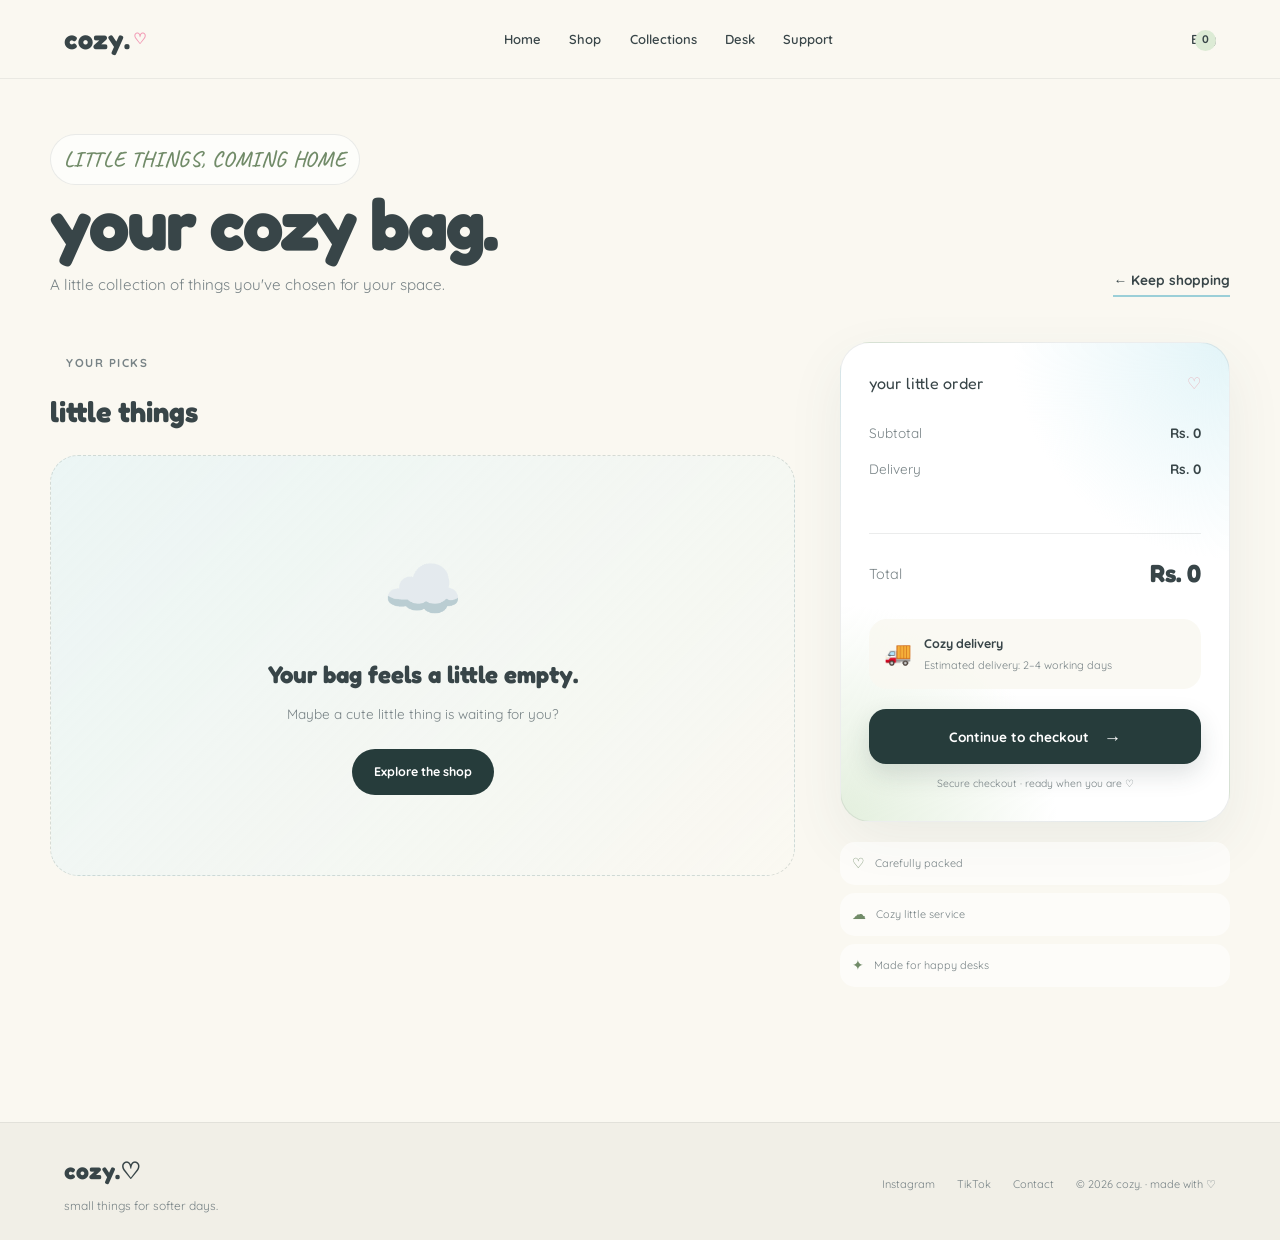
<file: cart.html>
<!DOCTYPE html>
<html lang="en">

<head>

    <meta charset="UTF-8">

    <meta
        name="viewport"
        content="width=device-width, initial-scale=1.0"
    >

    <meta
        name="description"
        content="Your cozy shopping bag."
    >

    <title>Your Bag — cozy.</title>


    <!-- Google Fonts -->

    <link rel="preconnect" href="https://fonts.googleapis.com">

    <link
        rel="preconnect"
        href="https://fonts.gstatic.com"
        crossorigin
    >

    <link
        href="https://fonts.googleapis.com/css2?family=Caveat:wght@400;500;600;700&family=Fredoka:wght@300;400;500;600;700&family=Quicksand:wght@400;500;600;700&display=swap"
        rel="stylesheet"
    >


    <!-- Main CSS -->

    <link
        rel="stylesheet"
        href="css/style.css"
    >

    <link
        rel="stylesheet"
        href="css/cart.css"
    >

</head>


<body>


<!-- =====================================================
     HEADER
===================================================== -->

<header class="site-header">

    <div class="header-inner">


        <a
            href="index.html"
            class="brand"
        >
            <span>cozy.</span>
            <small>♡</small>
        </a>


        <nav class="main-nav">

            <a href="index.html">
                Home
            </a>

            <a href="shop.html">
                Shop
            </a>

            <a href="index.html#collections">
                Collections
            </a>

            <a href="index.html#desk">
                Desk
            </a>
            <a href="support.html">Support</a>

        </nav>


        <a
            href="cart.html"
            class="bag-link active"
        >

            Bag

            <span
                class="bag-count"
                id="bagCount"
            >
                0
            </span>

        </a>

    </div>

</header>



<!-- =====================================================
     MAIN
===================================================== -->

<main class="cart-page">


    <!-- =================================================
         PAGE INTRO
    ================================================== -->

    <section class="cart-intro">

        <div>

            <p class="eyebrow">
                little things, coming home
            </p>

            <h1>
                your cozy bag.
            </h1>

            <p class="intro-text">
                A little collection of things
                you've chosen for your space.
            </p>

        </div>


        <a
            href="shop.html"
            class="continue-shopping"
        >
            ← Keep shopping
        </a>

    </section>



    <!-- =================================================
         CART CONTENT
    ================================================== -->

    <section class="cart-layout">


        <!-- =============================================
             CART ITEMS
        ============================================== -->

        <div class="cart-items-section">


            <div class="cart-section-heading">

                <div>

                    <span class="mini-label">
                        your picks
                    </span>

                    <h2>
                        little things
                    </h2>

                </div>


                <button
                    id="clearCartButton"
                    class="clear-cart-button"
                    type="button"
                >
                    Clear bag
                </button>

            </div>


            <div
                id="cartItems"
                class="cart-items"
            >
            </div>


            <!-- Empty State -->

            <div
                id="emptyCart"
                class="empty-cart"
                hidden
            >

                <div class="empty-cloud">
                    ☁️
                </div>

                <h2>
                    Your bag feels a little empty.
                </h2>

                <p>
                    Maybe a cute little thing
                    is waiting for you?
                </p>

                <a
                    href="shop.html"
                    class="empty-cart-button"
                >
                    Explore the shop
                </a>

            </div>


        </div>



        <!-- =============================================
             ORDER SUMMARY
        ============================================== -->

        <aside class="order-summary">


            <div class="summary-card">


                <div class="summary-heading">

                    <span>
                        your little order
                    </span>

                    <span>
                        ♡
                    </span>

                </div>


                <div class="summary-row">

                    <span>
                        Subtotal
                    </span>

                    <strong id="subtotal">
                        Rs. 0
                    </strong>

                </div>


                <div class="summary-row">

                    <span>
                        Delivery
                    </span>

                    <strong id="delivery">
                        Rs. 0
                    </strong>

                </div>


                <div
                    id="freeDeliveryMessage"
                    class="free-delivery-message"
                >
                </div>


                <div class="summary-divider"></div>


                <div class="summary-total">

                    <span>
                        Total
                    </span>

                    <strong id="total">
                        Rs. 0
                    </strong>

                </div>


                <div class="delivery-note">

                    <span class="delivery-icon">
                        🚚
                    </span>

                    <div>

                        <strong>
                            Cozy delivery
                        </strong>

                        <p>
                            Estimated delivery:
                            2–4 working days
                        </p>

                    </div>

                </div>


                <a
                    href="checkout.html"
                    id="checkoutButton"
                    class="checkout-button"
                    type="button"
                >
                    Continue to checkout
                    <span>→</span>
                </a>


                <p class="checkout-note">

                    Secure checkout · ready when you are ♡

                </p>


            </div>


            <!-- Trust points -->

            <div class="cart-perks">

                <div>

                    <span>♡</span>

                    <p>
                        Carefully packed
                    </p>

                </div>


                <div>

                    <span>☁</span>

                    <p>
                        Cozy little service
                    </p>

                </div>


                <div>

                    <span>✦</span>

                    <p>
                        Made for happy desks
                    </p>

                </div>

            </div>


        </aside>


    </section>

</main>



<!-- =====================================================
     FOOTER
===================================================== -->

<footer class="site-footer">

    <div class="footer-brand">

        <strong>
            cozy.♡
        </strong>

        <p>
            small things for softer days.
        </p>

    </div>


    <div class="footer-links">

        <a href="#">
            Instagram
        </a>

        <a href="#">
            TikTok
        </a>

        <a href="#">
            Contact
        </a>

        <span>
            © <span id="year"></span> cozy. · made with ♡
        </span>

    </div>

</footer>



<!-- =====================================================
     TOAST
===================================================== -->

<div
    id="toast"
    class="toast"
>
</div>



<!-- =====================================================
     JAVASCRIPT
===================================================== -->

<script src="js/products.js"></script>

<script src="js/cart.js"></script>


</body>

</html>
</file>
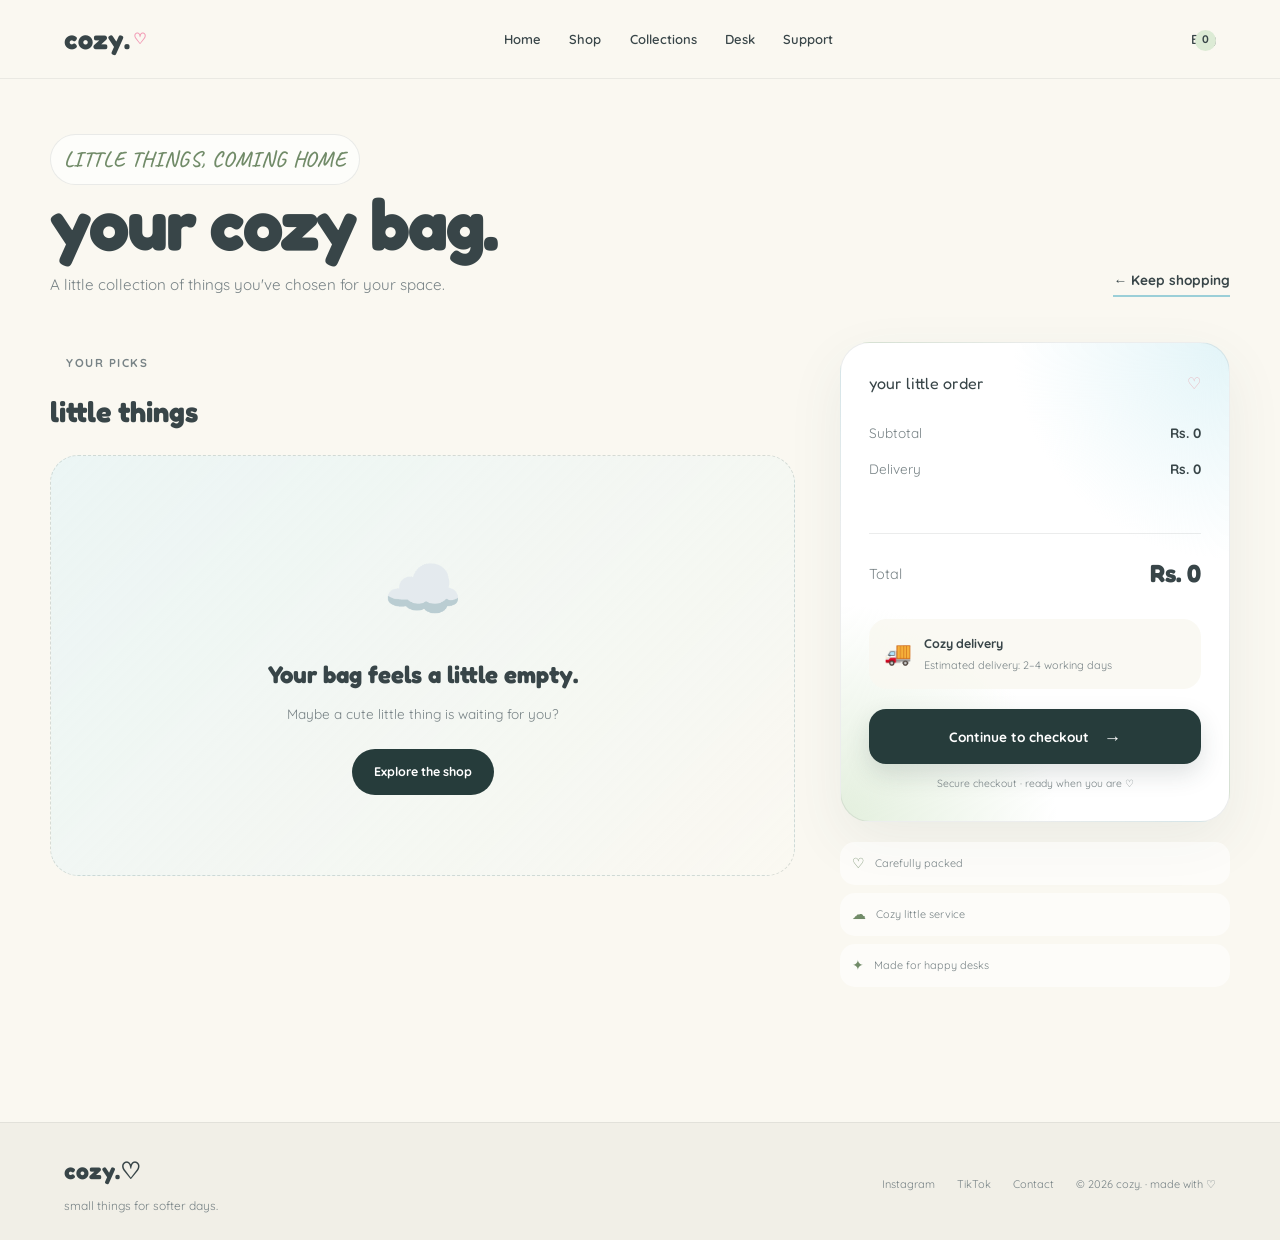
<file: checkout.html>
<!DOCTYPE html>
<html lang="en">
<head>
    <meta charset="UTF-8">
    <meta name="viewport" content="width=device-width, initial-scale=1.0">

    <title>Checkout | Cozy Store</title>

    <!-- Google Fonts -->
    <link rel="preconnect" href="https://fonts.googleapis.com">
    <link rel="preconnect" href="https://fonts.gstatic.com" crossorigin>
    <link
        href="https://fonts.googleapis.com/css2?family=Caveat:wght@400;500;600;700&family=Fredoka:wght@300;400;500;600;700&family=Quicksand:wght@400;500;600;700&display=swap"
        rel="stylesheet"
    >

    <link rel="stylesheet" href="css/style.css">
    <link rel="stylesheet" href="css/checkout.css">
</head>

<body>

    <!-- ================= HEADER ================= -->

    <header class="checkout-header">

        <a href="index.html" class="logo">
            Cozy<span>Store</span>
        </a>

        <a href="cart.html" class="back-cart">
            ← Back to Cart
        </a>

    </header>


    <!-- ================= CHECKOUT ================= -->

    <main class="checkout-container">

        <div class="checkout-title">

            <span class="title-small">Almost there ✨</span>

            <h1>Checkout</h1>

            <p>Complete your details and place your cozy order.</p>

        </div>


        <div class="checkout-layout">


            <!-- ================= CUSTOMER FORM ================= -->

            <section class="checkout-form-card">

                <h2>Delivery Details</h2>

                <p class="section-description">
                    Please enter the information needed to deliver your order.
                </p>


                <form id="checkoutForm">


                    <!-- NAME -->

                    <div class="form-group">

                        <label for="customerName">
                            Full Name
                        </label>

                        <input
                            type="text"
                            id="customerName"
                            placeholder="Enter your full name"
                            required
                        >

                    </div>


                    <!-- PHONE -->

                    <div class="form-group">

                        <label for="customerPhone">
                            Phone Number
                        </label>

                        <input
                            type="tel"
                            id="customerPhone"
                            placeholder="07XXXXXXXX"
                            required
                        >

                    </div>


                    <!-- EMAIL -->

                    <div class="form-group">

                        <label for="customerEmail">
                            Email Address
                        </label>

                        <input
                            type="email"
                            id="customerEmail"
                            placeholder="you@example.com"
                            required
                        >

                    </div>


                    <!-- ADDRESS -->

                    <div class="form-group">

                        <label for="customerAddress">
                            Delivery Address
                        </label>

                        <textarea
                            id="customerAddress"
                            rows="3"
                            placeholder="House number, street, area..."
                            required
                        ></textarea>

                    </div>


                    <!-- CITY -->

                    <div class="form-row">

                        <div class="form-group">

                            <label for="customerCity">
                                City
                            </label>

                            <input
                                type="text"
                                id="customerCity"
                                placeholder="e.g. Colombo"
                                required
                            >

                        </div>


                        <div class="form-group">

                            <label for="customerPostal">
                                Postal Code
                            </label>

                            <input
                                type="text"
                                id="customerPostal"
                                placeholder="Postal code"
                            >

                        </div>

                    </div>


                    <!-- PAYMENT -->

                    
                    <div class="payment-section">
                       <h2>Payment Method</h2>

                    <div class="payment-options">
                        <label class="payment-option">
                        <input type="radio" name="payment" value="cash" checked>
                        <div class="payment-content">
                            <span class="payment-icon">💵</span>
                        <div>
                           <strong>Cash on Delivery</strong>
                           <small>Pay when your order arrives</small>
                        </div>
                    </div>
                   </label>

        <label class="payment-option">
            <input type="radio" name="payment" value="bank">
            <div class="payment-content">
                <span class="payment-icon">🏦</span>
                <div>
                    <strong>Bank Transfer</strong>
                    <small>Transfer manually and wait for confirmation</small>
                </div>
            </div>
        </label>

        <label class="payment-option payment-disabled">
            <input type="radio" name="payment" value="card" disabled>
            <div class="payment-content">
                <span class="payment-icon">💳</span>
                <div>
                    <strong>Online Card Payment</strong>
                    <small>Coming soon — secure gateway integration required</small>
                </div>
            </div>
        </label>
    </div>

    <div id="bankTransferInfo" class="bank-transfer-info" hidden>
        <strong>Bank Transfer Instructions</strong>
        <p>Transfer your order total to the store's bank account.</p>
        <p><strong>Bank:</strong> ADD YOUR BANK NAME</p>
        <p><strong>Account Name:</strong> ADD ACCOUNT NAME</p>
        <p><strong>Account Number:</strong> ADD ACCOUNT NUMBER</p>
        <p>Please include your order reference when contacting the store
        with proof of payment. Your payment must be verified by the store.</p>
    </div>
</div>

            <!-- ================= ORDER SUMMARY ================= -->

            <aside class="order-summary">

                <div class="summary-card">

                    <h2>Your Order</h2>

                    <div id="checkoutItems"></div>


                    <div class="summary-divider"></div>


                    <div class="price-row">

                        <span>Subtotal</span>

                        <strong id="checkoutSubtotal">
                            Rs. 0
                        </strong>

                    </div>


                    <div class="price-row">

                        <span>Delivery</span>

                        <strong id="checkoutDelivery">
                            Rs. 0
                        </strong>

                    </div>


                    <div class="summary-divider"></div>


                    <div class="total-row">

                        <span>Total</span>

                        <strong id="checkoutTotal">
                            Rs. 0
                        </strong>

                    </div>


                    <div class="secure-message">

                        🔒
                        <span>
                            Your order information is stored securely
                            on this device.
                        </span>

                    </div>
                    
                    <button
                        type="submit"
                        form="checkoutForm"
                        class="place-order-btn summary-place-order-btn">
                        Place Order <span>♡</span>
                    </button>

                </div>

            </aside>

        </div>

    </main>



    <!-- ================= SUCCESS MODAL ================= -->

    <div
        id="successModal"
        class="success-overlay"
    >

        <div class="success-card">

            <div class="success-icon">
                ✓
            </div>

            <span class="success-small">
                Thank you! ✨
            </span>

            <h2>Order Placed!</h2>

            <p>
                Your cozy order has been successfully placed.
            </p>

            <div class="order-number">

                Order Number

                <strong id="orderNumber">
                    #
                </strong>

            </div>

            <button
                id="continueShopping"
                class="continue-btn"
            >
                Continue Shopping
            </button>

        </div>

    </div>


    <script src="js/products.js"></script>
    <script src="js/checkout.js"></script>
    <script src="js/account-checkout.js"></script>

</body>
</html>
</file>
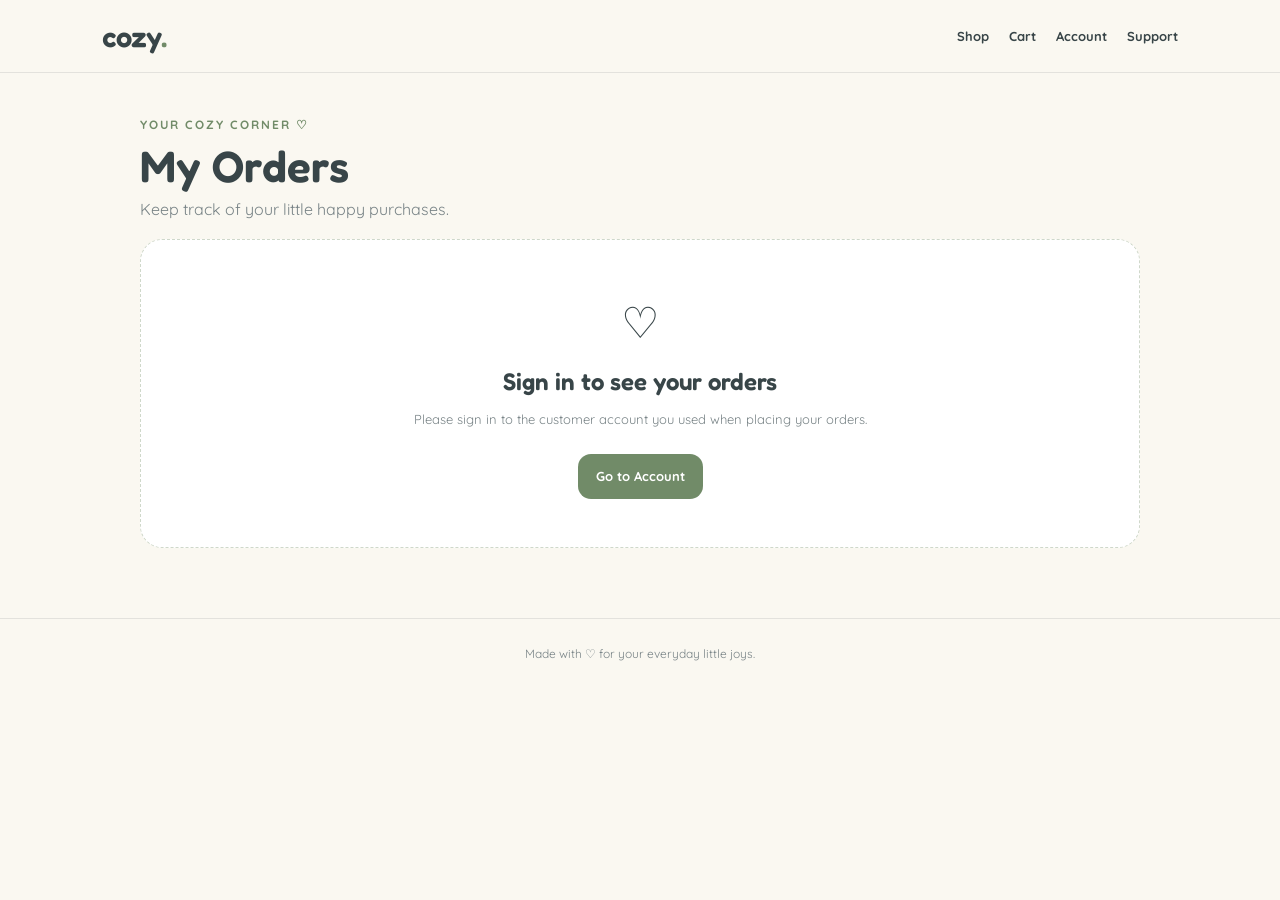
<file: orders.html>
<!DOCTYPE html>
<html lang="en">
<head>
<meta charset="UTF-8">
<meta name="viewport" content="width=device-width, initial-scale=1.0">
<title>My Orders | cozy.</title>

<link rel="preconnect" href="https://fonts.googleapis.com">
<link rel="preconnect" href="https://fonts.gstatic.com" crossorigin>
<link href="https://fonts.googleapis.com/css2?family=Caveat:wght@400;600;700&family=Fredoka:wght@400;500;600;700&family=Quicksand:wght@400;500;600;700&display=swap" rel="stylesheet">

<style>
:root {
    --cream: #faf8f1;
    --white: #fff;
    --green: #718b68;
    --green-light: #e7f0e2;
    --text: #384548;
    --muted: #788386;
    --border: rgba(56,69,72,.12);
    --shadow: 0 15px 40px rgba(57,69,72,.07);
}
* { box-sizing: border-box; }
body {
    margin: 0;
    background: var(--cream);
    color: var(--text);
    font-family: "Quicksand", sans-serif;
    line-height: 1.6;
}
a { color: inherit; text-decoration: none; }
button { font: inherit; cursor: pointer; }
.header {
    position: sticky;
    top: 0;
    z-index: 10;
    background: rgba(250,248,241,.94);
    backdrop-filter: blur(14px);
    border-bottom: 1px solid var(--border);
}
.nav {
    max-width: 1120px;
    min-height: 72px;
    padding: 12px 22px;
    margin: auto;
    display: flex;
    align-items: center;
    justify-content: space-between;
    gap: 16px;
}
.logo {
    font: 600 29px "Fredoka", sans-serif;
    letter-spacing: -1px;
}
.logo span { color: var(--green); }
.nav-links {
    display: flex;
    gap: 20px;
    align-items: center;
    font-size: 13px;
    font-weight: 700;
}
.nav-links a:hover { color: var(--green); }
.container {
    max-width: 1000px;
    width: calc(100% - 36px);
    margin: 42px auto 70px;
}
.eyebrow {
    color: var(--green);
    font-size: 12px;
    text-transform: uppercase;
    letter-spacing: 2px;
    font-weight: 700;
}
h1 {
    font: 600 clamp(30px,5vw,44px) "Fredoka", sans-serif;
    margin: 5px 0;
}
.subtitle { color: var(--muted); margin-top: 4px; }
.toolbar {
    display: flex;
    gap: 12px;
    flex-wrap: wrap;
    margin: 24px 0;
}
.toolbar input, .toolbar select {
    min-height: 44px;
    border: 1px solid var(--border);
    border-radius: 13px;
    padding: 10px 13px;
    background: white;
    color: var(--text);
    font: inherit;
}
.toolbar input { flex: 1; min-width: 180px; }
.toolbar select { max-width: 100%; }
.order-list {
    display: grid;
    gap: 18px;
}
.order-card {
    background: var(--white);
    border: 1px solid var(--border);
    border-radius: 22px;
    padding: 22px;
    box-shadow: var(--shadow);
    overflow: hidden;
}
.order-top {
    display: flex;
    justify-content: space-between;
    gap: 12px;
    flex-wrap: wrap;
    padding-bottom: 16px;
    border-bottom: 1px solid var(--border);
}
.order-number {
    font: 600 19px "Fredoka", sans-serif;
    overflow-wrap: anywhere;
}
.order-date { color: var(--muted); font-size: 12px; }
.status {
    display: inline-flex;
    align-items: center;
    justify-content: center;
    border-radius: 100px;
    padding: 6px 12px;
    font-size: 11px;
    font-weight: 700;
    background: #fff1d9;
    color: #94621d;
    height: fit-content;
}
.status.processing { background: #e9e6ff; color: #6250a0; }
.status.shipped { background: #e0f0ff; color: #276c9c; }
.status.delivered { background: #e1f3e4; color: #347348; }
.status.cancelled { background: #ffe5e5; color: #a23c3c; }
.items { display: grid; gap: 12px; padding: 17px 0; }
.item {
    display: flex;
    justify-content: space-between;
    align-items: flex-start;
    gap: 14px;
    font-size: 13px;
}
.item-name { font-weight: 700; overflow-wrap: anywhere; }
.item-meta { color: var(--muted); font-size: 12px; }
.item-price { font-weight: 700; white-space: nowrap; }
.order-bottom {
    border-top: 1px solid var(--border);
    padding-top: 16px;
}
.total-line {
    display: flex;
    justify-content: space-between;
    gap: 12px;
    align-items: center;
}
.total-line strong {
    font: 600 23px "Fredoka", sans-serif;
}
.payment { color: var(--muted); font-size: 12px; margin-top: 4px; }
.track-title { margin: 22px 0 12px; font-size: 12px; font-weight: 700; }
.tracking {
    display: grid;
    grid-template-columns: repeat(4, minmax(0,1fr));
    gap: 5px;
}
.track-step { text-align: center; color: #a1a9a8; font-size: 10px; }
.track-dot {
    width: 22px;
    height: 22px;
    margin: 0 auto 7px;
    border-radius: 50%;
    display: grid;
    place-items: center;
    background: #e9eae6;
    color: #778078;
    font-size: 11px;
}
.track-step.done { color: var(--green); font-weight: 700; }
.track-step.done .track-dot { background: var(--green-light); color: var(--green); }
.track-step.current .track-dot { background: var(--green); color: white; }
.cancel-note {
    margin-top: 12px;
    padding: 10px 12px;
    background: #fff0f0;
    color: #a23c3c;
    border-radius: 10px;
    font-size: 12px;
}
.empty {
    text-align: center;
    padding: 48px 20px;
    border-radius: 22px;
    background: white;
    border: 1px dashed #cfd8ca;
}
.empty-icon { font-size: 43px; }
.empty h2 { font: 600 24px "Fredoka", sans-serif; margin: 10px 0 4px; }
.empty p { color: var(--muted); font-size: 13px; }
.btn {
    display: inline-flex;
    justify-content: center;
    align-items: center;
    padding: 12px 18px;
    border-radius: 13px;
    background: var(--green);
    color: white;
    border: 0;
    font-size: 13px;
    font-weight: 700;
    margin-top: 12px;
}
.btn:hover { filter: brightness(.95); }
.notice {
    background: #fff6df;
    border-radius: 12px;
    padding: 13px 15px;
    margin-bottom: 18px;
    font-size: 12px;
    color: #785e2d;
}
.footer {
    text-align: center;
    padding: 25px 16px;
    border-top: 1px solid var(--border);
    color: var(--muted);
    font-size: 12px;
}
[hidden] { display: none !important; }

@media (max-width: 600px) {
    .nav { padding: 12px 16px; min-height: 64px; }
    .logo { font-size: 25px; }
    .nav-links { gap: 12px; font-size: 12px; }
    .container { width: calc(100% - 24px); margin-top: 28px; }
    .order-card { padding: 16px; border-radius: 17px; }
    .tracking { gap: 2px; }
    .track-step { font-size: 9px; }
    .track-dot { width: 20px; height: 20px; }
}
</style>
</head>

<body>
<header class="header">
    <nav class="nav">
        <a class="logo" href="index.html">cozy<span>.</span></a>
        <div class="nav-links">
            <a href="shop.html">Shop</a>
            <a href="cart.html">Cart</a>
            <a href="account.html">Account</a>
            <a href="support.html">Support</a>
        </div>
    </nav>
</header>

<main class="container">
    <div class="eyebrow">Your cozy corner ♡</div>
    <h1>My Orders</h1>
    <p class="subtitle">Keep track of your little happy purchases.</p>

    <div id="notice" class="notice" hidden></div>

    <div class="toolbar" id="toolbar" hidden>
        <input id="searchOrder" type="search" placeholder="Search by order number..." aria-label="Search orders">
        <select id="statusFilter" aria-label="Filter orders by status">
            <option value="all">All statuses</option>
            <option value="Pending">Pending</option>
            <option value="Processing">Processing</option>
            <option value="Shipped">Shipped</option>
            <option value="Delivered">Delivered</option>
            <option value="Cancelled">Cancelled</option>
        </select>
    </div>

    <div id="orderList" class="order-list" aria-live="polite"></div>
</main>

<footer class="footer">Made with ♡ for your everyday little joys.</footer>

<script>
(() => {
    "use strict";

    const ORDERS_KEY = "cozy_store_orders";
    const SESSION_KEY = "cozy_customer_session_demo_v1";

    const list = document.getElementById("orderList");
    const toolbar = document.getElementById("toolbar");
    const notice = document.getElementById("notice");
    const search = document.getElementById("searchOrder");
    const statusFilter = document.getElementById("statusFilter");

    function readOrders() {
        try {
            const value = JSON.parse(localStorage.getItem(ORDERS_KEY) || "[]");
            return Array.isArray(value) ? value : [];
        } catch {
            return [];
        }
    }

    function escapeHTML(value) {
        return String(value ?? "").replace(/[&<>"']/g, char => ({
            "&": "&amp;",
            "<": "&lt;",
            ">": "&gt;",
            '"': "&quot;",
            "'": "&#39;"
        })[char]);
    }

    function money(value) {
        return "Rs. " + (Number(value) || 0).toLocaleString("en-LK", {
            maximumFractionDigits: 2
        });
    }

    function formatDate(value) {
        const date = new Date(value);
        if (Number.isNaN(date.getTime())) return "Date unavailable";
        return date.toLocaleString("en-LK", {
            year: "numeric",
            month: "short",
            day: "numeric",
            hour: "2-digit",
            minute: "2-digit"
        });
    }

    function getStatus(order) {
        const allowed = ["Pending", "Processing", "Shipped", "Delivered", "Cancelled"];
        return allowed.includes(order.status) ? order.status : "Pending";
    }

    function statusClass(status) {
        return status.toLowerCase();
    }

    function trackingHTML(status) {
        if (status === "Cancelled") {
            return '<div class="cancel-note">This order has been cancelled.</div>';
        }

        const stages = ["Pending", "Processing", "Shipped", "Delivered"];
        const currentIndex = stages.indexOf(status);

        return `
            <div class="track-title">ORDER PROGRESS</div>
            <div class="tracking">
                ${stages.map((stage, index) => {
                    const done = index < currentIndex;
                    const current = index === currentIndex;
                    return `
                        <div class="track-step ${done ? "done" : ""} ${current ? "current" : ""}">
                            <div class="track-dot">${done ? "✓" : index + 1}</div>
                            ${stage}
                        </div>
                    `;
                }).join("")}
            </div>
        `;
    }

    function renderOrder(order) {
        const number = order.orderNumber || order.id || "COZY-ORDER";
        const status = getStatus(order);
        const items = Array.isArray(order.items) ? order.items : [];

        const itemsHTML = items.map(item => {
            const name = item.name || item.title || "Product";
            const quantity = Math.max(1, Number(item.quantity) || 1);
            const price = Number(item.price) || 0;

            return `
                <div class="item">
                    <div>
                        <div class="item-name">${escapeHTML(name)}</div>
                        <div class="item-meta">Quantity: ${quantity}</div>
                    </div>
                    <div class="item-price">${money(price * quantity)}</div>
                </div>
            `;
        }).join("");

        const subtotal = Number(order.subtotal) || 0;
        const delivery = Number(order.delivery) || 0;
        const total = order.total != null
            ? Number(order.total) || 0
            : subtotal + delivery;

        return `
            <article class="order-card">
                <div class="order-top">
                    <div>
                        <div class="order-number">${escapeHTML(number)}</div>
                        <div class="order-date">${escapeHTML(formatDate(order.date))}</div>
                    </div>
                    <span class="status ${statusClass(status)}">${escapeHTML(status)}</span>
                </div>

                <div class="items">
                    ${itemsHTML || '<p class="item-meta">No item details are available for this order.</p>'}
                </div>

                <div class="order-bottom">
                    <div class="total-line">
                        <span>Order total</span>
                        <strong>${money(total)}</strong>
                    </div>
                    <div class="payment">
                        Payment: ${escapeHTML(
                            order.paymentMethod === "cash" ? "Cash on Delivery" :
                            order.paymentMethod === "bank" ? "Bank Transfer" :
                            order.paymentMethod || "Not specified"
                        )}
                    </div>
                    ${trackingHTML(status)}
                </div>
            </article>
        `;
    }

    function showMessage(title, message, buttonText, buttonURL) {
        list.innerHTML = `
            <div class="empty">
                <div class="empty-icon">♡</div>
                <h2>${escapeHTML(title)}</h2>
                <p>${escapeHTML(message)}</p>
                <a class="btn" href="${buttonURL}">${escapeHTML(buttonText)}</a>
            </div>
        `;
    }

    function render() {
        let email = "";
        try {
            email = (localStorage.getItem(SESSION_KEY) || "").trim().toLowerCase();
        } catch {}

        if (!email) {
            toolbar.hidden = true;
            showMessage(
                "Sign in to see your orders",
                "Please sign in to the customer account you used when placing your orders.",
                "Go to Account",
                "account.html"
            );
            return;
        }

        const allOrders = readOrders();

        // Only show orders matching the signed-in account's email.
        const customerOrders = allOrders
            .filter(order =>
                String(order.customer?.email || "").trim().toLowerCase() === email
            )
            .sort((a, b) => new Date(b.date || 0) - new Date(a.date || 0));

        const query = search.value.trim().toLowerCase();
        const chosenStatus = statusFilter.value;

        const filtered = customerOrders.filter(order => {
            const number = String(order.orderNumber || order.id || "").toLowerCase();
            return number.includes(query) &&
                (chosenStatus === "all" || getStatus(order) === chosenStatus);
        });

        toolbar.hidden = customerOrders.length === 0;

        if (customerOrders.length === 0) {
            showMessage(
                "No orders yet",
                "Your next favourite find is waiting for you.",
                "Explore the Shop",
                "shop.html"
            );
            return;
        }

        if (filtered.length === 0) {
            showMessage(
                "No matching orders",
                "Try another order number or choose a different status.",
                "Clear filters",
                "orders.html"
            );
            return;
        }

        list.innerHTML = filtered.map(renderOrder).join("");
    }

    search.addEventListener("input", render);
    statusFilter.addEventListener("change", render);

    // Re-read order statuses whenever the page becomes visible again.
    window.addEventListener("focus", render);
    window.addEventListener("storage", event => {
        if (event.key === ORDERS_KEY || event.key === SESSION_KEY) render();
    });

    render();
})();
</script>
</body>
</html>
</file>
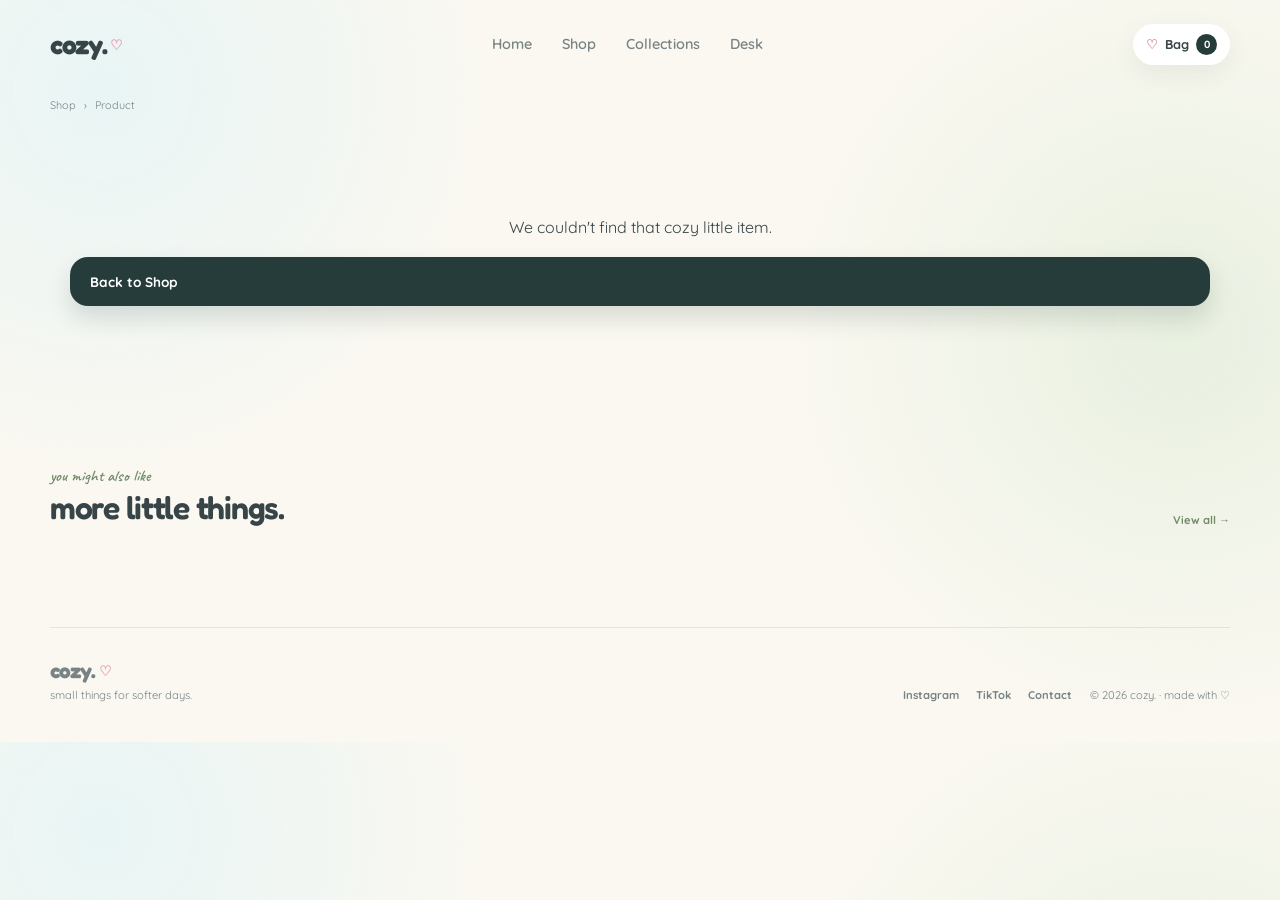
<file: product.html>
<!DOCTYPE html>
<html lang="en">

<head>

  <meta charset="UTF-8">

  <meta
    name="viewport"
    content="width=device-width, initial-scale=1.0"
  >

  <meta
    name="description"
    content="Product details"
  >

  <title>Product — cozy.</title>

  <link
    rel="preconnect"
    href="https://fonts.googleapis.com"
  >

  <link
    rel="preconnect"
    href="https://fonts.gstatic.com"
    crossorigin
  >

  <link
    href="https://fonts.googleapis.com/css2?family=Caveat:wght@500;600;700&family=Fredoka:wght@400;500;600;700&family=Quicksand:wght@400;500;600;700&display=swap"
    rel="stylesheet"
  >

  <link
    rel="stylesheet"
    href="css/product.css"
  >

</head>

<body>

  <header class="site-header">

    <a
      class="brand"
      href="index.html"
      aria-label="Home"
    >
      <span data-store-name>cozy.</span>
      <i>♡</i>
    </a>

    <nav
      class="desktop-nav"
      aria-label="Main navigation"
    >

      <a href="index.html">
        Home
      </a>

      <a href="shop.html">
        Shop
      </a>

      <a href="index.html#collections">
        Collections
      </a>

      <a href="index.html#desk">
        Desk
      </a>

    </nav>

    <a
      class="bag-button"
      href="cart.html"
      aria-label="Shopping bag"
    >

      <span>♡</span>

      Bag

      <b id="bagCount">
        0
      </b>

    </a>

  </header>


  <main>

    <div class="breadcrumb">

      <a href="shop.html">
        Shop
      </a>

      <span>›</span>

      <span id="breadcrumbName">
        Product
      </span>

    </div>


    <section
      class="product-page"
      id="productPage"
    >

      <!-- PRODUCT VISUAL -->

      <div class="product-gallery">

        <div
          class="main-product-visual"
          id="productVisual"
        >

          <span
            class="product-badge"
            id="productBadge"
          ></span>

          <button
            class="gallery-heart"
            id="wishlistButton"
            type="button"
            aria-label="Add to wishlist"
            aria-pressed="false"
          >
            ♡
          </button>

          <div
            class="large-product-emoji"
            id="productEmoji"
          >
            ✨
          </div>

          <span class="gallery-sparkle sparkle-a">
            ✦
          </span>

          <span class="gallery-sparkle sparkle-b">
            ·
          </span>

          <span class="gallery-sparkle sparkle-c">
            ✧
          </span>

        </div>

        <div class="gallery-caption">
          <span>♡</span>
          <p>
            a little something for your space
          </p>
        </div>

      </div>


      <!-- PRODUCT INFORMATION -->

      <div class="product-details">

        <p
          class="product-category"
          id="productCategory"
        >
          category
        </p>

        <h1 id="productName">
          Product Name
        </h1>

        <div class="rating-line">

          <span>
            ★★★★★
          </span>

          <small>
            cozy pick
          </small>

        </div>

        <p
          class="product-price"
          id="productPrice"
        >
          Rs. 0
        </p>

        <p
          class="product-description"
          id="productDescription"
        >
          Product description
        </p>


        <div class="stock-box">

          <span class="stock-dot"></span>

          <span id="stockText">
            Checking stock...
          </span>

        </div>


        <div class="quantity-section">

          <p>
            Quantity
          </p>

          <div class="quantity-control">

            <button
              id="minusButton"
              type="button"
              aria-label="Decrease quantity"
            >
              −
            </button>

            <span id="quantity">
              1
            </span>

            <button
              id="plusButton"
              type="button"
              aria-label="Increase quantity"
            >
              +
            </button>

          </div>

        </div>


        <button
          class="main-add-button"
          id="addToCartButton"
          type="button"
        >

          Add to cozy bag
          <span>♡</span>

        </button>


        <div class="product-perks">

          <div>
            <span>📦</span>
            <p>
              <b>Carefully packed</b>
              <small>
                with a little extra love
              </small>
            </p>
          </div>

          <div>
            <span>♡</span>
            <p>
              <b>Cozy approved</b>
              <small>
                picked for your little space
              </small>
            </p>
          </div>

          <div>
            <span>☁</span>
            <p>
              <b>Easy shopping</b>
              <small>
                your bag stays saved
              </small>
            </p>
          </div>

        </div>


        <details class="description-dropdown">

          <summary>
            Product details
            <span>+</span>
          </summary>

          <p id="productLongDescription">
            Product details.
          </p>

        </details>


        <details class="description-dropdown">

          <summary>
            Delivery
            <span>+</span>
          </summary>

          <p>
            Delivery options and payment methods
            will be added in the next stage.
          </p>

        </details>

      </div>

    </section>


    <!-- RELATED PRODUCTS -->

    <section class="related-section">

      <div class="section-heading">

        <div>

          <p class="eyebrow">
            you might also like
          </p>

          <h2>
            more little things.
          </h2>

        </div>

        <a href="shop.html">
          View all →
        </a>

      </div>

      <div
        class="related-grid"
        id="relatedProducts"
      ></div>

    </section>

  </main>


  <footer class="site-footer">

    <div>

      <a
        class="brand footer-brand"
        href="index.html"
      >
        <span data-store-name>
          cozy.
        </span>

        <i>♡</i>
      </a>

      <p>
        small things for softer days.
      </p>

    </div>

    <div class="footer-links">

      <a href="#">
        Instagram
      </a>

      <a href="#">
        TikTok
      </a>

      <a href="#">
        Contact
      </a>

    </div>

    <p class="copyright">

      ©
      <span id="year"></span>

      <span data-store-name>
        cozy.
      </span>

      · made with ♡

    </p>

  </footer>


  <div
    class="toast"
    id="toast"
    role="status"
    aria-live="polite"
  ></div>


  <script src="js/products.js"></script>
  <script src="js/product.js"></script>

</body>

</html>
</file>
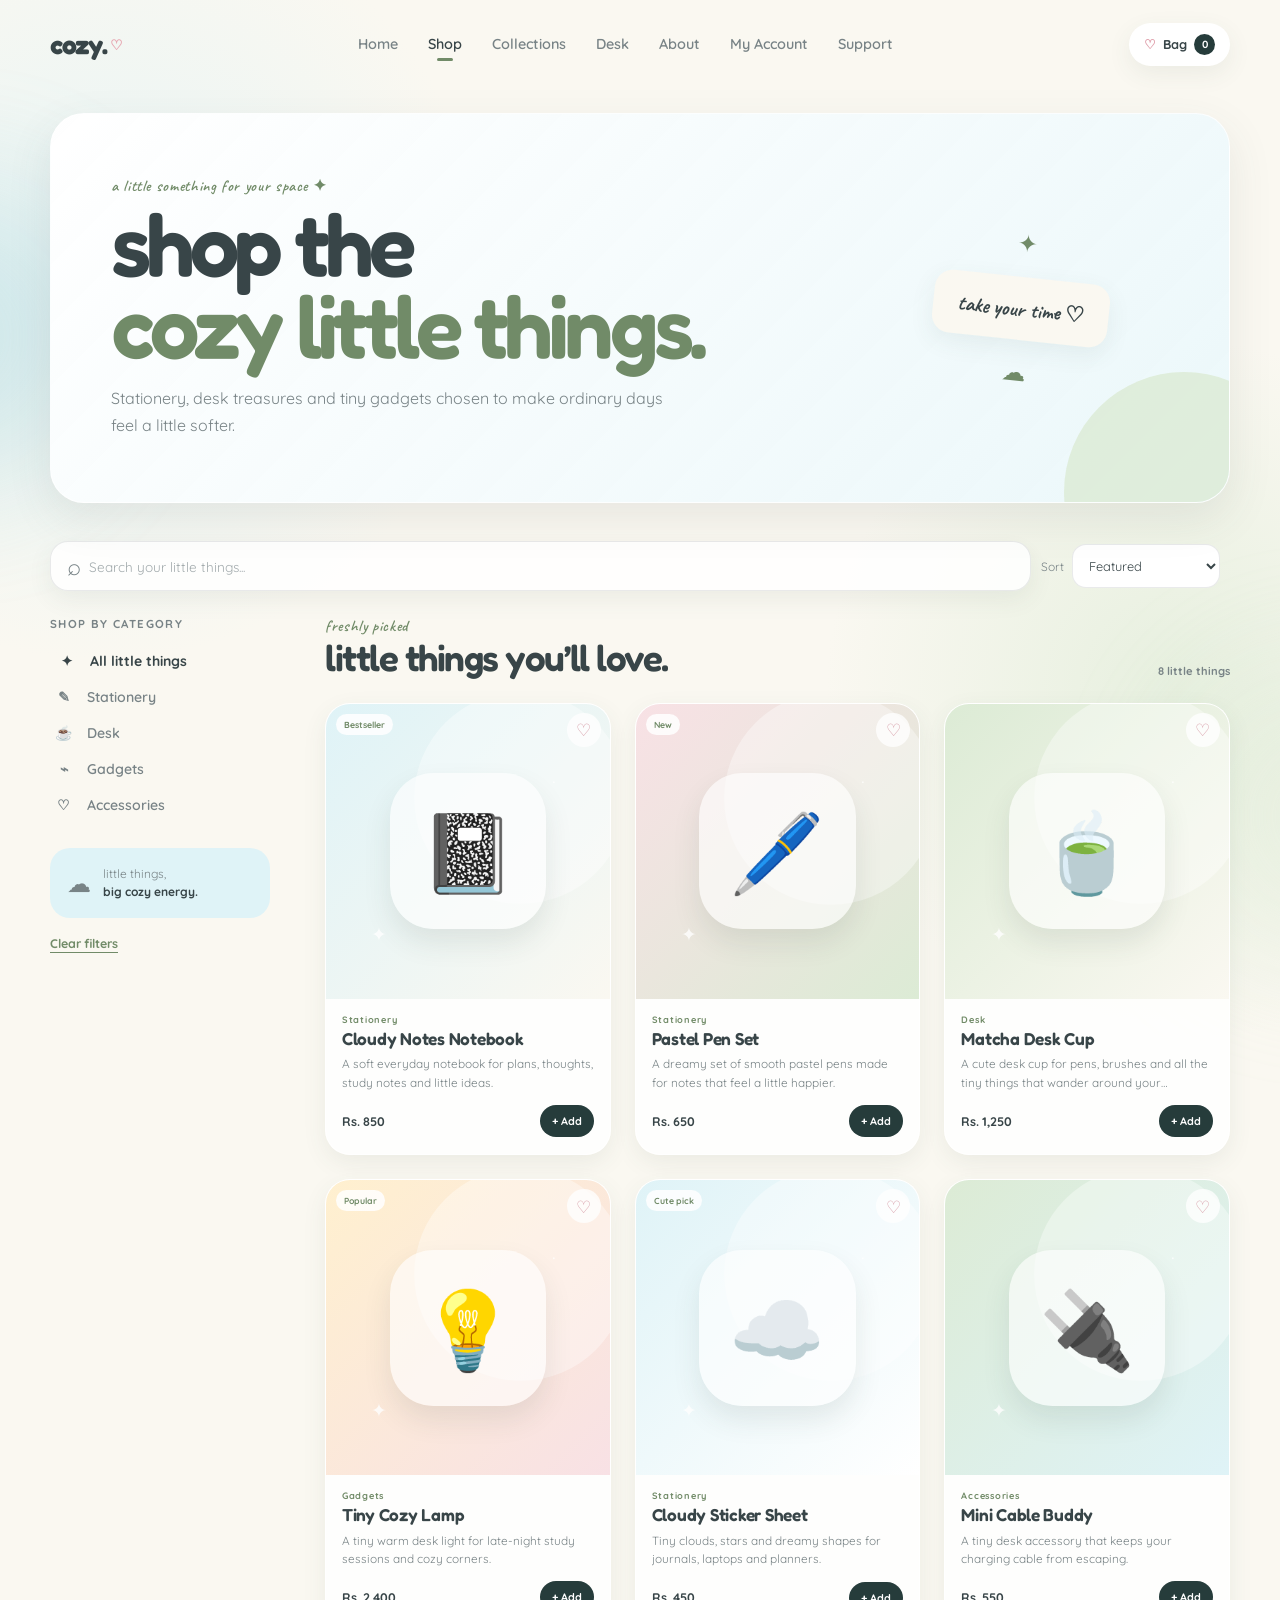
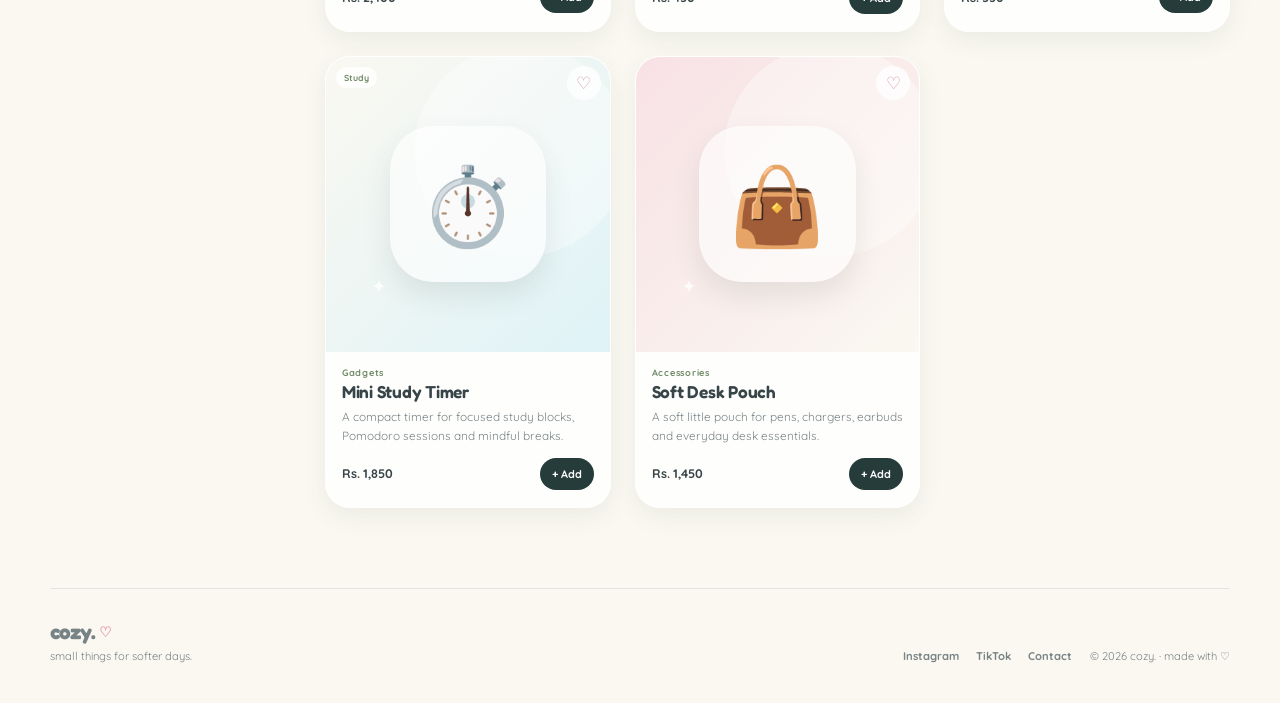
<file: shop.html>
<!DOCTYPE html>
<html lang="en">
<head>
  <meta charset="UTF-8">
  <meta name="viewport" content="width=device-width, initial-scale=1.0">
  <meta name="description" content="A cozy little online shop for stationery, desk essentials and tiny gadgets.">
  <title>Shop — cozy.</title>

  <link rel="preconnect" href="https://fonts.googleapis.com">
  <link rel="preconnect" href="https://fonts.gstatic.com" crossorigin>
  <link href="https://fonts.googleapis.com/css2?family=Caveat:wght@500;600;700&family=Fredoka:wght@400;500;600;700&family=Quicksand:wght@400;500;600;700&display=swap" rel="stylesheet">

  <link rel="stylesheet" href="css/shop.css">
</head>

<body>
  <div class="soft-orb orb-one"></div>
  <div class="soft-orb orb-two"></div>

  <header class="site-header">
    <a class="brand" href="index.html" aria-label="Home">
      <span data-store-name>cozy.</span><i>♡</i>
    </a>

    <nav class="desktop-nav" aria-label="Main navigation">
      <a href="index.html">Home</a>
      <a class="active" href="shop.html">Shop</a>
      <a href="index.html#collections">Collections</a>
      <a href="index.html#desk">Desk</a>
      <a href="index.html#about">About</a>
      <a href="account.html">My Account</a>
      <a href="support.html">Support</a>
    </nav>

    <button class="bag-button" id="shopBag" type="button" aria-label="Shopping bag">
      <span>♡</span>
      Bag
      <b id="bagCount">0</b>
    </button>
  </header>

  <main>
    <section class="shop-hero">
      <div>
        <p class="eyebrow">a little something for your space ✦</p>
        <h1>shop the<br><span>cozy little things.</span></h1>
        <p class="hero-copy">
          Stationery, desk treasures and tiny gadgets chosen to make
          ordinary days feel a little softer.
        </p>
      </div>

      <div class="hero-doodle" aria-hidden="true">
        <span>✦</span>
        <strong>take your time ♡</strong>
        <span>☁</span>
      </div>
    </section>

    <section class="shop-controls">
      <div class="search-wrap">
        <span aria-hidden="true">⌕</span>
        <input id="shopSearch" type="search" placeholder="Search your little things..." autocomplete="off">
      </div>

      <button class="mobile-filter-button" id="mobileFilterButton" type="button">
        ☷ Filters
      </button>

      <div class="sort-wrap">
        <label for="sortProducts">Sort</label>
        <select id="sortProducts">
          <option value="featured">Featured</option>
          <option value="new">Newest</option>
          <option value="price-low">Price: low to high</option>
          <option value="price-high">Price: high to low</option>
          <option value="name">Name: A–Z</option>
        </select>
      </div>
    </section>

    <div class="shop-layout">
      <div class="filter-backdrop" id="filterBackdrop"></div>

      <aside class="filter-panel" id="filterPanel">
        <div class="filter-mobile-head">
          <strong>Browse</strong>
          <button id="closeFilters" type="button" aria-label="Close filters">×</button>
        </div>

        <div class="filter-group">
          <p class="filter-title">Shop by category</p>

          <button class="category-button active" data-category="all" aria-pressed="true">
            <span>✦</span> All little things
          </button>
          <button class="category-button" data-category="stationery" aria-pressed="false">
            <span>✎</span> Stationery
          </button>
          <button class="category-button" data-category="desk" aria-pressed="false">
            <span>☕</span> Desk
          </button>
          <button class="category-button" data-category="gadgets" aria-pressed="false">
            <span>⌁</span> Gadgets
          </button>
          <button class="category-button" data-category="accessories" aria-pressed="false">
            <span>♡</span> Accessories
          </button>
        </div>

        <div class="filter-note">
          <span>☁</span>
          <p>little things,<br><b>big cozy energy.</b></p>
        </div>

        <button class="clear-button" id="clearFilters" type="button">Clear filters</button>
      </aside>

      <section class="products-area" aria-label="Products">
        <div class="products-heading">
          <div>
            <p class="eyebrow">freshly picked</p>
            <h2>little things you’ll love.</h2>
          </div>
          <span id="resultCount">0 little things</span>
        </div>

        <div class="product-grid" id="productGrid"></div>

        <div class="empty-state" id="emptyState" hidden>
          <div>☁️</div>
          <h2>Nothing here yet...</h2>
          <p>Try another search or clear the filters.</p>
          <button class="clear-button" type="button" onclick="document.querySelector('#clearFilters').click()">Show everything</button>
        </div>
      </section>
    </div>
  </main>

  <footer class="site-footer">
    <div>
      <a class="brand footer-brand" href="index.html"><span data-store-name>cozy.</span><i>♡</i></a>
      <p>small things for softer days.</p>
    </div>

    <div class="footer-links">
      <a href="#">Instagram</a>
      <a href="#">TikTok</a>
      <a href="#">Contact</a>
    </div>

    <p class="copyright">© <span id="year"></span> <span data-store-name>cozy.</span> · made with ♡</p>
  </footer>

  <div class="toast" id="toast" role="status" aria-live="polite"></div>

  <script src="js/products.js"></script>
  <script src="js/shop.js"></script>
</body>
</html>
</file>
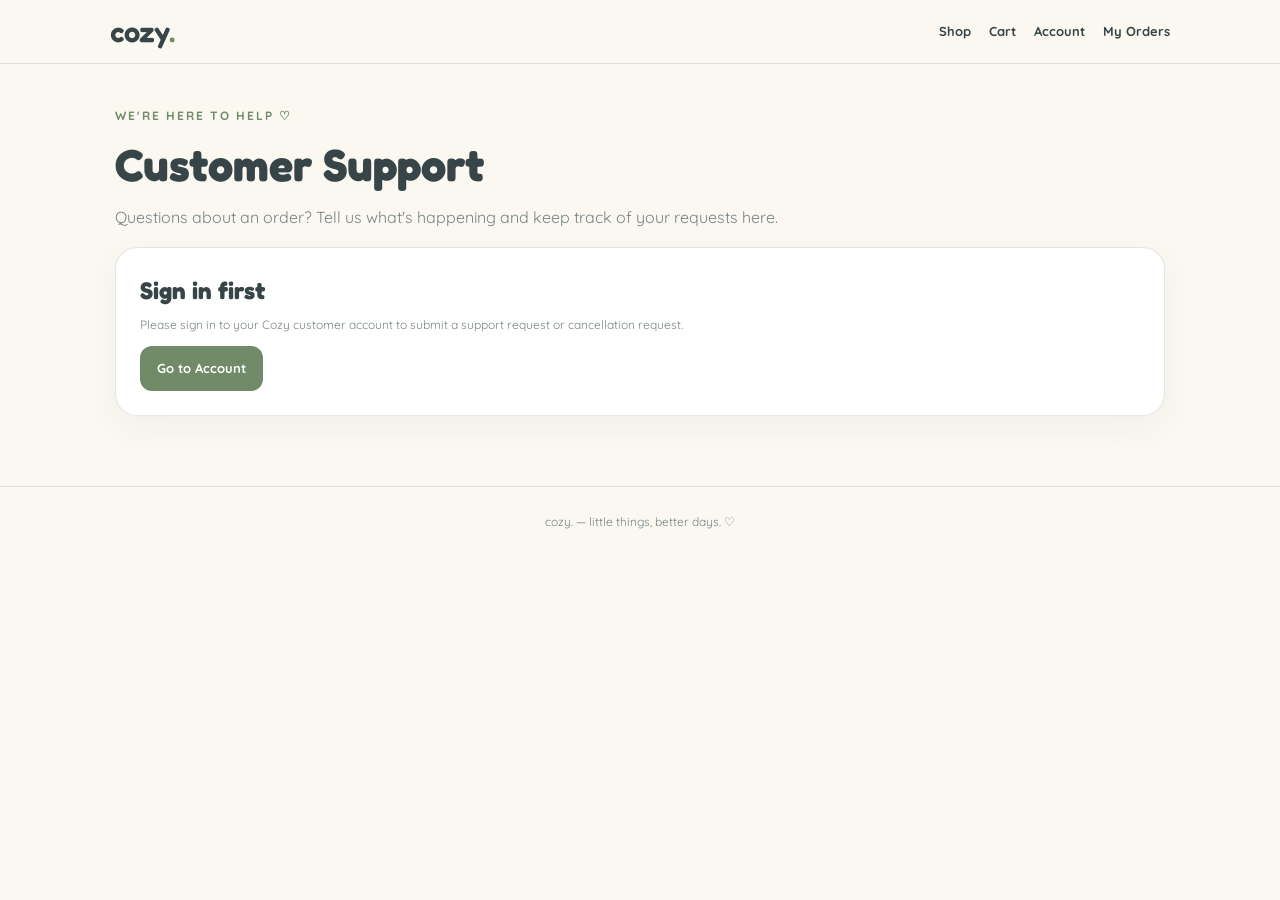
<file: support.html>
<!DOCTYPE html>
<html lang="en">
<head>
<meta charset="UTF-8">
<meta name="viewport" content="width=device-width, initial-scale=1.0">
<title>Customer Support | cozy.</title>
<link rel="preconnect" href="https://fonts.googleapis.com">
<link rel="preconnect" href="https://fonts.gstatic.com" crossorigin>
<link href="https://fonts.googleapis.com/css2?family=Fredoka:wght@400;500;600;700&family=Quicksand:wght@400;500;600;700&display=swap" rel="stylesheet">

<style>
:root {
  --bg:#faf8f1; --white:#fff; --green:#718b68;
  --light:#e7f0e2; --text:#384548; --muted:#788386;
  --border:rgba(56,69,72,.13);
}
* {box-sizing:border-box}
body {margin:0;background:var(--bg);color:var(--text);font-family:"Quicksand",sans-serif;line-height:1.6}
a {color:inherit;text-decoration:none}
button,input,select,textarea {font:inherit}
.header {position:sticky;top:0;z-index:5;background:rgba(250,248,241,.95);backdrop-filter:blur(12px);border-bottom:1px solid var(--border)}
.nav {max-width:1100px;margin:auto;padding:14px 20px;display:flex;align-items:center;justify-content:space-between;gap:16px}
.logo {font:600 29px "Fredoka",sans-serif;letter-spacing:-1px}
.logo span {color:var(--green)}
.links {display:flex;gap:18px;flex-wrap:wrap;font-size:13px;font-weight:700}
.links a:hover {color:var(--green)}
main {max-width:1050px;width:calc(100% - 32px);margin:42px auto 70px}
.eyebrow {color:var(--green);font-size:12px;letter-spacing:2px;text-transform:uppercase;font-weight:700}
h1,h2,h3 {font-family:"Fredoka",sans-serif}
h1 {font-size:clamp(32px,5vw,45px);margin:4px 0}
.intro {color:var(--muted);margin-top:0}
.layout {display:grid;grid-template-columns:minmax(0,1.1fr) minmax(260px,.9fr);gap:22px;margin-top:28px;align-items:start}
.panel {background:var(--white);border:1px solid var(--border);border-radius:22px;padding:24px;box-shadow:0 12px 35px rgba(56,69,72,.05)}
.panel h2 {margin:0 0 5px;font-size:24px}
.small {font-size:12px;color:var(--muted);margin-top:0}
label {display:block;font-size:12px;font-weight:700;margin:16px 0 6px}
input,select,textarea {width:100%;padding:12px 13px;border:1px solid var(--border);border-radius:12px;background:#fff;color:var(--text);outline:none}
input:focus,select:focus,textarea:focus {border-color:var(--green);box-shadow:0 0 0 3px rgba(113,139,104,.12)}
textarea {min-height:130px;resize:vertical}
button,.btn {border:0;border-radius:12px;background:var(--green);color:#fff;padding:12px 17px;font-size:13px;font-weight:700;cursor:pointer;display:inline-flex;align-items:center;justify-content:center}
button:hover,.btn:hover {filter:brightness(.95)}
button:disabled {opacity:.5;cursor:not-allowed}
.submit {width:100%;margin-top:18px}
.notice {display:none;margin-top:15px;border-radius:12px;padding:12px 14px;font-size:12px}
.notice.success {display:block;background:#e7f2e8;color:#315b48}
.notice.error {display:block;background:#fff0f0;color:#a23c3c}
.info-card {background:#f1f5ec;border-radius:16px;padding:16px;margin-top:16px;font-size:13px}
.info-card strong {display:block;margin-bottom:5px}
.request {border:1px solid var(--border);border-radius:15px;padding:15px;margin-top:12px;overflow-wrap:anywhere}
.request-top {display:flex;justify-content:space-between;align-items:flex-start;gap:8px}
.request-title {font-weight:700;font-size:13px}
.pill {font-size:10px;font-weight:700;border-radius:20px;padding:5px 9px;background:#fff0d7;color:#8a641d;white-space:nowrap}
.pill.resolved {background:#e2f2e4;color:#357349}
.request p {font-size:12px;margin:9px 0;color:var(--muted);white-space:pre-wrap;overflow-wrap:anywhere}
.request time {font-size:11px;color:var(--muted)}
.empty {text-align:center;color:var(--muted);font-size:13px;padding:25px 10px}
.footer {text-align:center;padding:25px 12px;border-top:1px solid var(--border);font-size:12px;color:var(--muted)}
[hidden] {display:none!important}
@media(max-width:720px) {
  .nav {align-items:flex-start;flex-direction:column}
  .links {gap:13px}
  main {margin-top:28px}
  .layout {grid-template-columns:1fr}
  .panel {padding:19px}
}
</style>
</head>
<body>
<header class="header">
  <nav class="nav">
    <a class="logo" href="index.html">cozy<span>.</span></a>
    <div class="links">
      <a href="shop.html">Shop</a>
      <a href="cart.html">Cart</a>
      <a href="account.html">Account</a>
      <a href="orders.html">My Orders</a>
    </div>
  </nav>
</header>

<main>
  <div class="eyebrow">We're here to help ♡</div>
  <h1>Customer Support</h1>
  <p class="intro">Questions about an order? Tell us what's happening and keep track of your requests here.</p>

  <div id="signInNotice" class="panel" hidden>
    <h2>Sign in first</h2>
    <p class="small">Please sign in to your Cozy customer account to submit a support request or cancellation request.</p>
    <a class="btn" href="account.html">Go to Account</a>
  </div>

  <div class="layout" id="supportLayout" hidden>
    <section class="panel">
      <h2>Send us a message</h2>
      <p class="small">Please include enough detail for us to understand your request.</p>

      <form id="supportForm">
        <label for="supportType">What do you need help with?</label>
        <select id="supportType" required>
          <option value="General enquiry">General enquiry</option>
          <option value="Order question">Order question</option>
          <option value="Delivery issue">Delivery issue</option>
          <option value="Payment issue">Payment issue</option>
          <option value="Product issue">Product issue</option>
          <option value="Cancellation request">Cancellation request</option>
          <option value="Return or refund enquiry">Return or refund enquiry</option>
        </select>

        <div id="orderField" hidden>
          <label for="orderNumber">Select an order</label>
          <select id="orderNumber">
            <option value="">Choose an order</option>
          </select>
          <p class="small" id="orderHelp">Select the order related to your message.</p>
        </div>

        <label for="supportMessage">Message</label>
        <textarea id="supportMessage" maxlength="2000" required placeholder="Hi Cozy team, I need help with..."></textarea>
        <p class="small"><span id="charCount">0</span>/2000 characters</p>

        <button class="submit" type="submit">Submit Support Request ♡</button>
        <div id="formNotice" class="notice" role="status" aria-live="polite"></div>
      </form>

      <div class="info-card">
        <strong>♡ Cancellation policy for this demo</strong>
        You can request cancellation for orders marked Pending or Processing. The request does not cancel the order automatically; the store administrator must review it.
      </div>
    </section>

    <section class="panel">
      <h2>My Support Requests</h2>
      <p class="small">Your requests submitted in this browser.</p>
      <div id="requestList"><div class="empty">Loading your requests…</div></div>
    </section>
  </div>
</main>

<footer class="footer">cozy. — little things, better days. ♡</footer>

<script>
(() => {
  "use strict";

  const SESSION_KEY = "cozy_customer_session_demo_v1";
  const ORDERS_KEY = "cozy_store_orders";
  const TICKETS_KEY = "cozy_support_requests_v1";

  const $ = id => document.getElementById(id);
  const form = $("supportForm");
  const typeField = $("supportType");
  const orderField = $("orderField");
  const orderSelect = $("orderNumber");
  const messageField = $("supportMessage");
  const formNotice = $("formNotice");
  let signedInEmail = "";

  function readJSON(key) {
    try {
      const value = JSON.parse(localStorage.getItem(key) || "[]");
      return Array.isArray(value) ? value : [];
    } catch {
      return [];
    }
  }

  function escapeHTML(value) {
    return String(value ?? "").replace(/[&<>"']/g, c => ({
      "&":"&amp;", "<":"&lt;", ">":"&gt;", '"':"&quot;", "'":"&#39;"
    })[c]);
  }

  function dateText(value) {
    const date = new Date(value);
    return Number.isNaN(date.getTime()) ? "Date unavailable" :
      date.toLocaleString("en-LK", {
        year:"numeric", month:"short", day:"numeric",
        hour:"2-digit", minute:"2-digit"
      });
  }

  function currentOrders() {
    return readJSON(ORDERS_KEY).filter(order =>
      String(order.customer?.email || "").trim().toLowerCase() === signedInEmail
    );
  }

  function updateOrderOptions() {
    const oldValue = orderSelect.value;
    const orders = currentOrders();

    orderSelect.innerHTML = '<option value="">Choose an order</option>';

    orders.slice().reverse().forEach(order => {
      const number = String(order.orderNumber || order.id || "");
      if (!number) return;

      const option = document.createElement("option");
      option.value = number;
      option.textContent = number + " — " + (order.status || "Pending");
      orderSelect.appendChild(option);
    });

    if ([...orderSelect.options].some(option => option.value === oldValue)) {
      orderSelect.value = oldValue;
    }
  }

  function updateOrderField() {
    const isOrderRelated = [
      "Order question", "Delivery issue", "Payment issue",
      "Cancellation request", "Return or refund enquiry"
    ].includes(typeField.value);

    orderField.hidden = !isOrderRelated;
    orderSelect.required = isOrderRelated;

    $("orderHelp").textContent = typeField.value === "Cancellation request"
      ? "Only Pending or Processing orders are eligible for a cancellation request."
      : "Select the order related to your message.";
  }

  function showNotice(message, type) {
    formNotice.className = "notice " + type;
    formNotice.textContent = message;
  }

  function renderRequests() {
    const tickets = readJSON(TICKETS_KEY)
      .filter(ticket =>
        String(ticket.customerEmail || "").trim().toLowerCase() === signedInEmail
      )
      .sort((a,b) => new Date(b.createdAt) - new Date(a.createdAt));

    const container = $("requestList");

    if (!tickets.length) {
      container.innerHTML = '<div class="empty">No support requests yet. If you need help, send us a message here. ♡</div>';
      return;
    }

    container.innerHTML = tickets.map(ticket => {
      const isResolved = ["Resolved", "Closed"].includes(ticket.status);
      return `
        <article class="request">
          <div class="request-top">
            <div class="request-title">${escapeHTML(ticket.type)}</div>
            <span class="pill ${isResolved ? "resolved" : ""}">${escapeHTML(ticket.status || "Open")}</span>
          </div>
          <p>${escapeHTML(ticket.orderNumber ? "Order: " + ticket.orderNumber + "\n" : "")}${escapeHTML(ticket.message)}</p>
          <time>${escapeHTML(dateText(ticket.createdAt))}</time>
          <div class="small">Reference: ${escapeHTML(ticket.ticketNumber)}</div>
        </article>
      `;
    }).join("");
  }

  function initialise() {
    signedInEmail = String(localStorage.getItem(SESSION_KEY) || "")
      .trim().toLowerCase();

    if (!signedInEmail) {
      $("signInNotice").hidden = false;
      $("supportLayout").hidden = true;
      return;
    }

    $("signInNotice").hidden = true;
    $("supportLayout").hidden = false;

    updateOrderOptions();
    updateOrderField();
    renderRequests();
  }

  typeField.addEventListener("change", updateOrderField);
  messageField.addEventListener("input", () => {
    $("charCount").textContent = messageField.value.length;
  });

  form.addEventListener("submit", event => {
    event.preventDefault();

    const type = typeField.value;
    const message = messageField.value.trim();
    const orderNumber = orderSelect.value;

    if (!signedInEmail) {
      showNotice("Please sign in again before submitting.", "error");
      return;
    }

    if (message.length < 5) {
      showNotice("Please enter a little more detail in your message.", "error");
      return;
    }

    const requiresOrder = [
      "Order question", "Delivery issue", "Payment issue",
      "Cancellation request", "Return or refund enquiry"
    ].includes(type);

    let order = null;

    if (requiresOrder) {
      if (!orderNumber) {
        showNotice("Please select the order related to your request.", "error");
        return;
      }

      order = currentOrders().find(item =>
        String(item.orderNumber || item.id || "") === orderNumber
      );

      if (!order) {
        showNotice("That order could not be found for your account. Refresh and try again.", "error");
        return;
      }
    }

    if (type === "Cancellation request") {
      const status = order.status || "Pending";

      if (!["Pending", "Processing"].includes(status)) {
        showNotice("This order is not eligible for cancellation requests because its status is " + status + ".", "error");
        return;
      }

      const tickets = readJSON(TICKETS_KEY);
      const alreadyRequested = tickets.some(ticket =>
        ticket.customerEmail.toLowerCase() === signedInEmail &&
        ticket.orderNumber === orderNumber &&
        ticket.type === "Cancellation request" &&
        !["Resolved", "Closed"].includes(ticket.status)
      );

      if (alreadyRequested) {
        showNotice("You already have an open cancellation request for this order.", "error");
        return;
      }
    }

    const tickets = readJSON(TICKETS_KEY);
    const ticket = {
      ticketNumber: "CZ-" + Date.now().toString().slice(-9),
      type,
      message,
      orderNumber: orderNumber || "",
      customerEmail: signedInEmail,
      status: "Open",
      createdAt: new Date().toISOString()
    };

    tickets.push(ticket);

    try {
      localStorage.setItem(TICKETS_KEY, JSON.stringify(tickets));
    } catch (error) {
      showNotice("Could not save your request in this browser. Please try again.", "error");
      return;
    }

    form.reset();
    $("charCount").textContent = "0";
    updateOrderOptions();
    updateOrderField();
    showNotice("Your request has been saved. Reference: " + ticket.ticketNumber + ". Please keep this reference for your records.", "success");
    renderRequests();
  });

  window.addEventListener("focus", () => {
    initialise();
  });

  window.addEventListener("storage", event => {
    if ([ORDERS_KEY, TICKETS_KEY, SESSION_KEY].includes(event.key)) {
      initialise();
    }
  });

  initialise();
})();
</script>
</body>
</html>
</file>
<file: css/style.css>
/* =========================================================
   COZY STORE
   Mobile-first aesthetic e-commerce
========================================================= */


/* ================= ROOT ================= */

:root {

    --cream: #faf8f1;
    --cream-dark: #eee9dc;

    --white: #ffffff;

    --blue: #dff3f7;
    --blue-dark: #9bcfd8;

    --matcha: #dcebd5;
    --matcha-dark: #718b68;

    --pink: #f8e1e5;

    --night: #263c3b;

    --text: #384548;
    --text-soft: #788386;

    --accent: #6f8068;

    --border: rgba(56, 69, 72, 0.10);

    --shadow:
        0 20px 50px rgba(57, 69, 72, 0.08);

    --shadow-soft:
        0 10px 30px rgba(57, 69, 72, 0.06);

    --radius-small: 14px;
    --radius: 24px;
    --radius-large: 36px;

    --font-display: "Fredoka", sans-serif;
    --font-body: "Quicksand", sans-serif;
    --font-hand: "Caveat", cursive;

}


/* ================= RESET ================= */

* {
    margin: 0;
    padding: 0;
    box-sizing: border-box;
}

html {
    scroll-behavior: smooth;
}

body {

    background: var(--cream);

    color: var(--text);

    font-family: var(--font-body);

    line-height: 1.6;

    overflow-x: hidden;

    -webkit-font-smoothing: antialiased;
}

button,
input {
    font: inherit;
}

button {
    border: none;
    cursor: pointer;
}

a {
    color: inherit;
    text-decoration: none;
}

img {
    max-width: 100%;
    display: block;
}


/* ================= CONTAINER ================= */

.container {

    width: min(
        calc(100% - 32px),
        1240px
    );

    margin-inline: auto;
}


/* ================= HEADER ================= */

.header {

    position: relative;

    width: 100%;

    z-index: 100;

    background:
        rgba(250, 248, 241, 0.88);

    backdrop-filter: blur(18px);

    border-bottom:
        1px solid var(--border);
}

.nav-wrapper {

    min-height: 72px;

    display: flex;

    align-items: center;

    justify-content: space-between;

    gap: 20px;
}


.logo {

    font-family: var(--font-display);

    font-size: 28px;

    font-weight: 600;

    letter-spacing: -1px;
}

.logo span {
    color: var(--matcha-dark);
}


/* Desktop nav */

.desktop-nav {
    display: none;
}

.desktop-nav a {

    position: relative;

    font-size: 14px;

    font-weight: 600;

    color: var(--text-soft);

    transition:
        color 0.3s ease;
}

.desktop-nav a:hover {
    color: var(--text);
}

.desktop-nav a::after {

    content: "";

    position: absolute;

    left: 0;
    bottom: -7px;

    width: 0;
    height: 2px;

    background: var(--matcha-dark);

    border-radius: 20px;

    transition:
        width 0.3s ease;
}

.desktop-nav a:hover::after {
    width: 100%;
}


/* Nav actions */

.nav-actions {

    display: flex;

    align-items: center;

    gap: 8px;
}

.icon-button {

    width: 42px;
    height: 42px;

    display: grid;
    place-items: center;

    border-radius: 50%;

    background: transparent;

    color: var(--text);

    transition:
        background 0.3s ease,
        transform 0.3s ease;
}

.icon-button:hover {

    background: var(--white);

    transform: translateY(-2px);

    box-shadow: var(--shadow-soft);
}

.bag-button {
    position: relative;
}

.bag-count {

    position: absolute;

    top: 1px;
    right: 0;

    min-width: 16px;
    height: 16px;

    display: grid;
    place-items: center;

    padding: 2px;

    border-radius: 50%;

    background: var(--matcha-dark);

    color: white;

    font-size: 9px;

    font-weight: 700;
}


/* Mobile menu */

.mobile-menu-button {

    width: 42px;
    height: 42px;

    display: flex;

    flex-direction: column;

    justify-content: center;

    gap: 5px;

    padding: 10px;

    background: white;

    border-radius: 50%;
}

.mobile-menu-button span {

    width: 100%;
    height: 2px;

    background: var(--text);

    border-radius: 10px;

    transition:
        transform 0.3s ease,
        opacity 0.3s ease;
}

.mobile-menu-button.active span:nth-child(1) {
    transform: translateY(7px) rotate(45deg);
}

.mobile-menu-button.active span:nth-child(2) {
    opacity: 0;
}

.mobile-menu-button.active span:nth-child(3) {
    transform: translateY(-7px) rotate(-45deg);
}


.mobile-menu {

    display: grid;

    max-height: 0;

    overflow: hidden;

    transition:
        max-height 0.5s ease;

    background: var(--cream);
}

.mobile-menu.active {
    max-height: 400px;
}

.mobile-menu a {

    padding: 18px 24px;

    display: flex;

    justify-content: space-between;

    border-top: 1px solid var(--border);

    font-family: var(--font-display);

    font-size: 21px;

    transition:
        background 0.3s ease,
        padding-left 0.3s ease;
}

.mobile-menu a:hover {
    background: white;
    padding-left: 30px;
}


/* ================= HERO ================= */

.hero {

    position: relative;

    min-height: calc(100svh - 72px);

    display: flex;

    align-items: center;

    padding:
        70px 0
        80px;

    overflow: hidden;
}

.hero-grid {

    display: grid;

    gap: 55px;
}

.hero-content {
    position: relative;
    z-index: 2;
}


/* eyebrow */

.eyebrow {

    display: inline-flex;

    align-items: center;

    gap: 8px;

    padding: 7px 13px;

    margin-bottom: 22px;

    border-radius: 50px;

    background: rgba(255,255,255,.65);

    border: 1px solid var(--border);

    color: var(--text-soft);

    font-size: 11px;

    font-weight: 700;

    text-transform: uppercase;

    letter-spacing: .8px;
}

.eyebrow span {
    color: var(--matcha-dark);
}


/* Hero heading */

.hero h1 {

    max-width: 650px;

    font-family: var(--font-display);

    font-size:
        clamp(
            3rem,
            12vw,
            6.6rem
        );

    line-height: .93;

    letter-spacing: -3px;

    font-weight: 500;
}

.hero h1 span {

    display: block;

    color: var(--matcha-dark);
}


/* Hero paragraph */

.hero-content > p {

    max-width: 510px;

    margin-top: 25px;

    color: var(--text-soft);

    font-size: 15px;

    line-height: 1.8;
}


/* Buttons */

.hero-buttons {

    display: flex;

    flex-wrap: wrap;

    align-items: center;

    gap: 15px;

    margin-top: 30px;
}

.primary-button {

    min-height: 52px;

    display: inline-flex;

    align-items: center;

    justify-content: center;

    gap: 12px;

    padding:
        0 22px;

    border-radius: 50px;

    background: var(--text);

    color: white;

    font-size: 13px;

    font-weight: 700;

    box-shadow:
        0 12px 30px rgba(56,69,72,.16);

    transition:
        transform .3s ease,
        box-shadow .3s ease;
}

.primary-button:hover {

    transform:
        translateY(-4px);

    box-shadow:
        0 18px 38px rgba(56,69,72,.20);
}

.primary-button i {

    transition:
        transform .3s ease;
}

.primary-button:hover i {
    transform: translateX(4px);
}

.text-button {

    display: inline-flex;

    align-items: center;

    gap: 8px;

    font-size: 13px;

    font-weight: 700;

    color: var(--text);
}

.text-button span {

    transition:
        transform .3s ease;
}

.text-button:hover span {
    transform: rotate(45deg);
}


.hero-note {

    margin-top: 25px;

    font-family: var(--font-hand);

    font-size: 19px;

    color: var(--text-soft);
}

.hero-note span {
    color: #c68b91;
}


/* ================= HERO VISUAL ================= */

.hero-visual {

    position: relative;

    min-height: 390px;

    display: grid;

    place-items: center;
}

.hero-glow {

    position: absolute;

    width: 270px;
    height: 270px;

    border-radius: 50%;

    background:
        radial-gradient(
            circle,
            rgba(191,227,225,.7),
            rgba(223,243,247,.2),
            transparent 70%
        );

    filter: blur(15px);

    animation:
        breathe 5s ease-in-out infinite;
}


.hero-card {

    position: relative;

    width: min(100%, 410px);

    padding: 13px;

    background:
        rgba(255,255,255,.65);

    border:
        1px solid rgba(255,255,255,.9);

    border-radius:
        var(--radius-large);

    box-shadow:
        0 35px 80px rgba(56,69,72,.12);

    transform:
        rotate(2deg);

    transition:
        transform .5s ease;
}

.hero-card:hover {
    transform:
        rotate(0deg)
        translateY(-8px);
}


.mini-label {

    padding: 12px 16px;

    font-size: 9px;

    font-weight: 700;

    letter-spacing: 1.5px;

    color: var(--text-soft);
}


.desk-scene {

    position: relative;

    height: 390px;

    overflow: hidden;

    border-radius: 27px;

    background:
        linear-gradient(
            145deg,
            #eef8f5,
            #dbeef0 60%,
            #c9ded9
        );
}


/* decorative sun */

.desk-sun {

    position: absolute;

    width: 180px;
    height: 180px;

    top: 35px;
    right: -40px;

    border-radius: 50%;

    background:
        rgba(255,244,207,.7);

    filter: blur(2px);
}


/* Plant */

.plant {

    position: absolute;

    top: 38px;
    left: 30px;

    font-size: 72px;

    transform:
        rotate(-8deg);
}


/* Notebook */

.notebook {

    position: absolute;

    left: 50%;

    top: 50%;

    width: 190px;
    height: 240px;

    padding: 30px;

    transform:
        translate(-50%,-45%)
        rotate(-7deg);

    border-radius:
        12px;

    background:
        #fffdf7;

    box-shadow:
        0 25px 45px rgba(56,69,72,.15);

    overflow: hidden;
}

.notebook::before {

    content: "";

    position: absolute;

    left: 18px;
    top: 0;

    bottom: 0;

    width: 2px;

    background:
        rgba(198,139,145,.25);
}

.notebook-title {

    position: relative;

    z-index: 2;

    margin-top: 30px;

    font-family: var(--font-hand);

    font-size: 35px;

    line-height: .9;

    color: var(--matcha-dark);
}

.notebook-lines {

    position: absolute;

    inset:
        0 0 0 35px;

    background:
        repeating-linear-gradient(
            to bottom,
            transparent 0,
            transparent 27px,
            rgba(155,207,216,.25) 28px
        );
}


/* Pens */

.pen {

    position: absolute;

    font-size: 40px;

    z-index: 3;
}

.pen-one {

    right: 40px;
    bottom: 70px;

    transform: rotate(32deg);
}

.pen-two {

    right: 65px;
    bottom: 45px;

    transform: rotate(42deg);

    opacity: .7;
}


/* Cup */

.cup {

    position: absolute;

    right: 28px;
    bottom: 28px;

    font-size: 56px;

    filter:
        drop-shadow(
            0 10px 10px
            rgba(0,0,0,.08)
        );
}


/* sticker */

.desk-sticker {

    position: absolute;

    left: 30px;
    bottom: 30px;

    padding: 10px 16px;

    border-radius: 50px;

    background: white;

    font-family: var(--font-hand);

    font-size: 17px;

    transform: rotate(-6deg);

    box-shadow:
        var(--shadow-soft);
}


/* Floating pills */

.floating-pill {

    position: absolute;

    padding: 10px 15px;

    border-radius: 50px;

    background: rgba(255,255,255,.88);

    backdrop-filter: blur(10px);

    box-shadow: var(--shadow-soft);

    font-size: 11px;

    font-weight: 700;

    animation:
        float 4s ease-in-out infinite;
}

.pill-one {

    top: 22%;

    right: -5px;
}

.pill-two {

    bottom: 15%;

    left: -5px;

    animation-delay:
        -2s;
}


/* Scroll hint */

.scroll-hint {

    position: absolute;

    bottom: 25px;
    left: 50%;

    transform:
        translateX(-50%);

    display: none;

    align-items: center;

    gap: 10px;

    font-size: 10px;

    text-transform: uppercase;

    letter-spacing: 1px;

    color: var(--text-soft);
}


/* ================= SECTIONS ================= */

.section {

    padding:
        90px 0;
}

.section-heading {

    display: flex;

    flex-direction: column;

    gap: 18px;

    margin-bottom: 35px;
}

.small-label {

    display: block;

    margin-bottom: 8px;

    font-size: 10px;

    font-weight: 700;

    letter-spacing: 1.5px;

    color: var(--text-soft);
}

.section-heading h2,
.little-heading h2,
.desk-content h2,
.newsletter-box h2 {

    font-family: var(--font-display);

    font-size:
        clamp(
            2.6rem,
            9vw,
            4.8rem
        );

    line-height: 1;

    font-weight: 500;

    letter-spacing: -2px;
}

.section-heading h2 span,
.little-heading h2 span,
.desk-content h2 span,
.newsletter-box h2 span {

    color: var(--matcha-dark);
}

.section-heading > p {

    max-width: 350px;

    color: var(--text-soft);

    font-size: 14px;
}


/* ================= MOODS ================= */

.mood-grid {

    display: grid;

    grid-template-columns: 1fr;

    gap: 12px;
}

.mood-card {

    position: relative;

    min-height: 200px;

    padding: 22px;

    border-radius:
        var(--radius);

    overflow: hidden;

    display: flex;

    flex-direction: column;

    justify-content: space-between;

    transition:
        transform .4s ease,
        box-shadow .4s ease;
}

.mood-card:hover {

    transform:
        translateY(-7px);

    box-shadow:
        var(--shadow);
}

.mood-card::before {

    content: "";

    position: absolute;

    width: 130px;
    height: 130px;

    border-radius: 50%;

    right: -30px;
    top: -30px;

    background:
        rgba(255,255,255,.45);

    transition:
        transform .5s ease;
}

.mood-card:hover::before {
    transform: scale(1.4);
}

.mood-icon {

    font-size: 32px;

    transition:
        transform .4s ease;
}

.mood-card:hover .mood-icon {
    transform:
        rotate(-8deg)
        scale(1.12);
}

.mood-content span {

    font-size: 10px;

    opacity: .55;
}

.mood-content h3 {

    margin-top: 2px;

    font-family: var(--font-display);

    font-size: 28px;

    font-weight: 500;
}

.mood-content p {

    font-size: 12px;

    opacity: .65;
}

.mood-card > i {

    position: absolute;

    right: 20px;
    bottom: 20px;

    font-size: 13px;

    transition:
        transform .3s ease;
}

.mood-card:hover > i {
    transform:
        translate(3px,-3px);
}

.mood-card.blue {
    background: var(--blue);
}

.mood-card.green {
    background: var(--matcha);
}

.mood-card.cream {
    background: #eee5d5;
}

.mood-card.night {

    background: var(--night);

    color: white;
}


/* ================= PRODUCTS ================= */

.view-all {

    display: inline-flex;

    align-items: center;

    gap: 8px;

    font-size: 12px;

    font-weight: 700;
}

.view-all i {
    transition:
        transform .3s ease;
}

.view-all:hover i {
    transform:
        translateX(4px);
}


.product-grid {

    display: grid;

    grid-template-columns:
        repeat(2, minmax(0,1fr));

    gap:
        25px 12px;
}

.product-card {

    min-width: 0;

    transition:
        transform .4s ease;
}

.product-card:hover {
    transform:
        translateY(-6px);
}


/* Product image */

.product-image {

    position: relative;

    aspect-ratio: .82;

    border-radius:
        var(--radius);

    display: grid;

    place-items: center;

    overflow: hidden;
}

.product-image::after {

    content: "";

    position: absolute;

    width: 130px;
    height: 130px;

    border-radius: 50%;

    background:
        rgba(255,255,255,.35);

    filter: blur(3px);

    transition:
        transform .5s ease;
}

.product-card:hover .product-image::after {
    transform:
        scale(1.4);
}

.blue-product {
    background: #dceff2;
}

.green-product {
    background: #dcebd5;
}

.cream-product {
    background: #eee5d5;
}

.pink-product {
    background: #f6e2e5;
}


/* Tags */

.product-tag {

    position: absolute;

    left: 12px;
    top: 12px;

    z-index: 5;

    padding: 5px 8px;

    border-radius: 50px;

    background:
        rgba(255,255,255,.75);

    font-size: 8px;

    font-weight: 800;

    letter-spacing: .8px;
}


/* Heart */

.heart-button {

    position: absolute;

    top: 10px;
    right: 10px;

    z-index: 5;

    width: 34px;
    height: 34px;

    display: grid;
    place-items: center;

    border-radius: 50%;

    background:
        rgba(255,255,255,.8);

    color: var(--text);

    transition:
        transform .3s ease,
        background .3s ease;
}

.heart-button:hover {

    transform:
        scale(1.12);

    background:
        white;
}

.heart-button.liked {
    color: #c97e8c;
}


/* Fake product objects */

.product-object {

    position: relative;

    z-index: 3;

    display: grid;

    place-items: center;

    transition:
        transform .5s cubic-bezier(.2,.8,.2,1);
}

.product-card:hover .product-object {
    transform:
        scale(1.08)
        rotate(-3deg);
}

.notebook-product {

    width: 120px;
    height: 165px;

    border-radius: 8px;

    background: #fffef8;

    box-shadow:
        0 25px 30px rgba(56,69,72,.13);

    transform:
        rotate(-8deg);
}

.notebook-product span {

    position: relative;

    z-index: 2;

    font-family: var(--font-hand);

    font-size: 25px;

    line-height: .9;

    color: var(--matcha-dark);
}

.product-lines {

    position: absolute;

    inset: 0 0 0 18px;

    background:
        repeating-linear-gradient(
            to bottom,
            transparent 0,
            transparent 22px,
            rgba(155,207,216,.25) 23px
        );
}

.cup-product {

    font-size: 100px;

    filter:
        drop-shadow(
            0 25px 20px rgba(56,69,72,.15)
        );
}

.lamp-product {

    font-size: 105px;

    filter:
        drop-shadow(
            0 20px 20px rgba(56,69,72,.12)
        );
}

.pen-product {
    font-size: 100px;
}


/* Quick add */

.quick-add {

    position: absolute;

    z-index: 10;

    bottom: 12px;

    left: 12px;
    right: 12px;

    min-height: 42px;

    border-radius: 50px;

    background:
        rgba(255,255,255,.92);

    color: var(--text);

    font-size: 10px;

    font-weight: 800;

    letter-spacing: .7px;

    transform:
        translateY(70px);

    opacity: 0;

    transition:
        transform .4s ease,
        opacity .4s ease;
}

.product-card:hover .quick-add {

    transform:
        translateY(0);

    opacity: 1;
}


/* Product info */

.product-info {

    display: flex;

    align-items: flex-start;

    justify-content: space-between;

    gap: 8px;

    padding-top: 13px;
}

.product-category {

    font-size: 9px;

    text-transform: uppercase;

    letter-spacing: 1px;

    color: var(--text-soft);
}

.product-info h3 {

    margin-top: 2px;

    font-family: var(--font-display);

    font-size: 16px;

    line-height: 1.2;

    font-weight: 500;
}

.product-info strong {

    flex-shrink: 0;

    font-size: 11px;

    white-space: nowrap;
}


/* ================= DESK ================= */

.desk-section {

    background:
        #e8f0e8;
}

.desk-container {

    display: grid;

    gap: 50px;

    align-items: center;
}

.desk-image {

    min-width: 0;
}

.desk-background {

    position: relative;

    aspect-ratio: 1 / .85;

    overflow: hidden;

    border-radius:
        var(--radius-large);

    background:
        linear-gradient(
            140deg,
            #c8dcd0,
            #edf2e9
        );

    box-shadow:
        var(--shadow);
}


/* Monitor */

.desk-monitor {

    position: absolute;

    width: 55%;

    height: 45%;

    left: 50%;

    top: 15%;

    transform:
        translateX(-50%);

    padding: 8px;

    border-radius: 14px;

    background:
        #364244;

    box-shadow:
        0 20px 30px rgba(56,69,72,.15);
}

.monitor-screen {

    width: 100%;
    height: 100%;

    display: flex;

    flex-direction: column;

    align-items: center;

    justify-content: center;

    border-radius: 8px;

    background:
        linear-gradient(
            145deg,
            #e1f3f1,
            #cce5e8
        );

    color: var(--text);
}

.monitor-screen span {

    font-family: var(--font-display);

    font-size: 20px;
}

.monitor-screen small {

    font-family: var(--font-hand);

    font-size: 18px;
}


/* Desk objects */

.desk-keyboard {

    position: absolute;

    bottom: 14%;

    left: 35%;

    font-size: 50px;

    transform:
        rotate(-3deg);
}

.desk-notebook {

    position: absolute;

    bottom: 15%;

    left: 13%;

    font-size: 60px;

    transform:
        rotate(-12deg);
}

.desk-cup {

    position: absolute;

    bottom: 13%;

    right: 15%;

    font-size: 55px;
}

.desk-plant {

    position: absolute;

    right: 8%;

    top: 12%;

    font-size: 70px;
}


/* Desk content */

.desk-content p {

    margin-top: 22px;

    max-width: 460px;

    color: var(--text-soft);

    font-size: 14px;

    line-height: 1.8;
}

.desk-list {

    margin:
        25px 0;

    list-style: none;
}

.desk-list li {

    display: flex;

    align-items: center;

    gap: 15px;

    padding: 12px 0;

    border-bottom:
        1px solid rgba(56,69,72,.1);

    font-size: 13px;

    font-weight: 600;
}

.desk-list span {

    font-size: 10px;

    opacity: .5;
}


/* ================= LITTLE THINGS ================= */

.little-heading {

    max-width: 650px;

    margin-bottom: 40px;
}

.little-heading p {

    max-width: 480px;

    margin-top: 20px;

    color: var(--text-soft);

    font-size: 14px;
}

.little-grid {

    display: grid;

    grid-template-columns: 1fr;

    gap: 12px;
}

.little-item {

    padding: 30px;

    border-radius:
        var(--radius);

    background: white;

    border: 1px solid var(--border);

    transition:
        transform .4s ease,
        box-shadow .4s ease;
}

.little-item:hover {

    transform:
        translateY(-7px);

    box-shadow:
        var(--shadow);
}

.little-item > span {

    font-size: 35px;

    display: block;

    margin-bottom: 20px;
}

.little-item h3 {

    font-family: var(--font-display);

    font-size: 25px;

    font-weight: 500;
}

.little-item p {

    margin-top: 4px;

    color: var(--text-soft);

    font-size: 12px;
}


/* ================= NEWSLETTER ================= */

.newsletter {

    padding-top: 20px;
}

.newsletter-box {

    position: relative;

    overflow: hidden;

    padding:
        60px 25px;

    text-align: center;

    border-radius:
        var(--radius-large);

    background:
        linear-gradient(
            135deg,
            #e2f2f1,
            #d9edf2
        );
}

.newsletter-sparkle {

    position: absolute;

    top: 25px;
    right: 30px;

    font-size: 35px;

    animation:
        sparkleRotate 4s ease-in-out infinite;
}

.newsletter-box p {

    max-width: 450px;

    margin:
        18px auto 25px;

    color: var(--text-soft);

    font-size: 13px;
}

.newsletter-form {

    max-width: 470px;

    margin: auto;

    display: flex;

    flex-direction: column;

    gap: 8px;
}

.newsletter-form input {

    width: 100%;

    min-height: 52px;

    padding:
        0 18px;

    border:
        1px solid rgba(56,69,72,.1);

    border-radius: 50px;

    outline: none;

    background:
        rgba(255,255,255,.75);

    color: var(--text);
}

.newsletter-form input:focus {

    border-color:
        var(--matcha-dark);

    box-shadow:
        0 0 0 4px
        rgba(113,139,104,.1);
}

.newsletter-form button {

    min-height: 52px;

    border-radius: 50px;

    background: var(--text);

    color: white;

    font-size: 12px;

    font-weight: 700;

    transition:
        transform .3s ease;
}

.newsletter-form button:hover {
    transform:
        translateY(-3px);
}


/* ================= FOOTER ================= */

.footer {

    margin-top: 60px;

    padding:
        60px 0 25px;

    background:
        #eef0e9;
}

.footer-grid {

    display: grid;

    gap: 40px;
}

.footer-brand .logo {

    display: inline-block;

    margin-bottom: 10px;
}

.footer-brand p {

    color: var(--text-soft);

    font-size: 13px;
}

.socials {

    display: flex;

    gap: 8px;

    margin-top: 20px;
}

.socials a {

    width: 38px;
    height: 38px;

    display: grid;

    place-items: center;

    border-radius: 50%;

    background: white;

    transition:
        transform .3s ease;
}

.socials a:hover {

    transform:
        translateY(-4px)
        rotate(-5deg);
}

.footer-links {

    display: grid;

    grid-template-columns:
        repeat(2, 1fr);

    gap: 30px;
}

.footer-links h4 {

    margin-bottom: 12px;

    font-family: var(--font-display);

    font-weight: 500;
}

.footer-links a {

    display: block;

    margin-bottom: 7px;

    color: var(--text-soft);

    font-size: 12px;

    transition:
        color .3s ease,
        padding-left .3s ease;
}

.footer-links a:hover {

    color: var(--text);

    padding-left: 4px;
}

.footer-bottom {

    margin-top: 45px;

    padding-top: 18px;

    display: flex;

    flex-direction: column;

    gap: 8px;

    border-top:
        1px solid var(--border);

    color: var(--text-soft);

    font-size: 10px;
}


/* ================= FLOATING DECORATIONS ================= */

.floating-decoration {

    position: fixed;

    z-index: -1;

    pointer-events: none;

    opacity: .4;
}

.cloud {

    font-size: 60px;

    color: white;

    filter:
        drop-shadow(
            0 10px 20px
            rgba(56,69,72,.06)
        );

    animation:
        float 8s ease-in-out infinite;
}

.cloud-one {

    top: 15%;

    right: -15px;
}

.cloud-two {

    top: 52%;

    left: -20px;

    font-size: 45px;

    animation-delay:
        -4s;
}

.sparkle {

    color: var(--matcha-dark);

    font-size: 18px;

    animation:
        sparkleRotate 4s ease-in-out infinite;
}

.sparkle-one {

    top: 28%;
    right: 12%;
}

.sparkle-two {

    top: 70%;
    left: 10%;

    animation-delay:
        -2s;
}


/* ================= TOAST ================= */

.toast {

    position: fixed;

    left: 50%;
    bottom: 20px;

    z-index: 500;

    display: flex;

    align-items: center;

    gap: 8px;

    padding:
        12px 18px;

    border-radius: 50px;

    background:
        var(--text);

    color: white;

    font-size: 11px;

    font-weight: 700;

    box-shadow:
        0 15px 40px rgba(56,69,72,.2);

    transform:
        translate(-50%, 100px);

    opacity: 0;

    transition:
        transform .4s ease,
        opacity .4s ease;
}

.toast.show {

    transform:
        translate(-50%, 0);

    opacity: 1;
}


/* ================= SCROLL REVEAL ================= */

.reveal {

    opacity: 0;

    transform:
        translateY(25px);

    transition:
        opacity .8s ease,
        transform .8s cubic-bezier(.2,.8,.2,1);
}

.reveal.visible {

    opacity: 1;

    transform:
        translateY(0);
}


/* ================= ANIMATIONS ================= */

@keyframes float {

    0%,
    100% {
        transform:
            translateY(0);
    }

    50% {
        transform:
            translateY(-12px);
    }
}

@keyframes breathe {

    0%,
    100% {
        transform:
            scale(1);
    }

    50% {
        transform:
            scale(1.08);
    }
}

@keyframes sparkleRotate {

    0%,
    100% {
        transform:
            rotate(0deg)
            scale(1);
    }

    50% {
        transform:
            rotate(15deg)
            scale(1.15);
    }
}


/* =========================================================
   TABLET
========================================================= */

@media (width >= 600px) {

    .container {
        width:
            min(
                calc(100% - 56px),
                1240px
            );
    }

    .hero {
        padding:
            90px 0;
    }

    .product-grid {

        grid-template-columns:
            repeat(2, minmax(0,1fr));

        gap:
            35px 20px;
    }

    .mood-grid {

        grid-template-columns:
            repeat(2,1fr);
    }

    .little-grid {

        grid-template-columns:
            repeat(3,1fr);
    }

    .newsletter-form {

        flex-direction: row;

        padding: 5px;

        border-radius: 50px;

        background:
            rgba(255,255,255,.55);
    }

    .newsletter-form button {

        padding:
            0 24px;
    }

    .newsletter-form input {

        background:
            transparent;

        border: none;
    }

    .footer-bottom {

        flex-direction: row;

        justify-content: space-between;
    }

}


/* =========================================================
   DESKTOP
========================================================= */

@media (width >= 900px) {

    .container {

        width:
            min(
                calc(100% - 80px),
                1240px
            );
    }

    .desktop-nav {

        display: flex;

        align-items: center;

        gap: 35px;
    }

    .mobile-menu-button {
        display: none;
    }

    .hero-grid {

        grid-template-columns:
            1.05fr .95fr;

        align-items: center;

        gap: 70px;
    }

    .hero {

        min-height:
            calc(100svh - 72px);

        padding:
            60px 0;
    }

    .hero-visual {
        min-height: 550px;
    }

    .scroll-hint {
        display: flex;
    }

    .section {
        padding:
            120px 0;
    }

    .section-heading {

        flex-direction: row;

        justify-content: space-between;

        align-items: end;
    }

    .mood-grid {

        grid-template-columns:
            repeat(4,1fr);
    }

    .mood-card {
        min-height: 270px;
    }

    .product-grid {

        grid-template-columns:
            repeat(4,1fr);

        gap: 22px;
    }

    .desk-container {

        grid-template-columns:
            1.1fr .9fr;

        gap: 90px;
    }

    .footer-grid {

        grid-template-columns:
            1fr 1fr;

        align-items: start;
    }

}


/* =========================================================
   LARGE DESKTOP
========================================================= */

@media (width >= 1200px) {

    .hero h1 {
        letter-spacing:
            -5px;
    }

    .hero-card {

        width: 440px;
    }

    .desk-scene {
        height: 420px;
    }

}


/* =========================================================
   TOUCH DEVICES
========================================================= */

@media (hover: none) {

    .quick-add {

        position: relative;

        left: auto;
        right: auto;
        bottom: auto;

        width: calc(100% - 24px);

        margin:
            -55px 12px 12px;

        transform:
            translateY(0);

        opacity: 1;
    }

}


/* =========================================================
   REDUCED MOTION
========================================================= */

@media (prefers-reduced-motion: reduce) {

    *,
    *::before,
    *::after {

        animation-duration:
            .01ms !important;

        animation-iteration-count:
            1 !important;

        transition-duration:
            .01ms !important;

        scroll-behavior:
            auto !important;
    }

}
</file>
<file: css/cart.css>
/* =========================================================
   COZY STORE — CART PAGE
   ========================================================= */


:root {

    --cream: #faf8f1;
    --cream-dark: #eee9dc;

    --white: #ffffff;

    --blue: #dff3f7;
    --blue-dark: #9bcfd8;

    --matcha: #dcebd5;
    --matcha-dark: #718b68;

    --pink: #f8e1e5;

    --night: #263c3b;

    --text: #384548;
    --text-soft: #788386;

}



/* =========================================================
   PAGE
   ========================================================= */

.cart-page {

    width: min(1180px, calc(100% - 40px));

    margin: 0 auto;

    padding:

        55px

        0

        90px;

}



/* =========================================================
   INTRO
   ========================================================= */

.cart-intro {

    display: flex;

    align-items: flex-end;

    justify-content: space-between;

    gap: 30px;

    margin-bottom: 45px;

}


.cart-intro .eyebrow {

    margin: 0 0 5px;

    font-family: "Caveat", cursive;

    font-size: 1.35rem;

    font-weight: 600;

    color: var(--matcha-dark);

}


.cart-intro h1 {

    margin: 0;

    font-family: "Fredoka", sans-serif;

    font-size: clamp(
        2.5rem,
        6vw,
        4.5rem
    );

    line-height: .95;

    color: var(--text);

    letter-spacing: -2px;

}


.intro-text {

    margin: 15px 0 0;

    color: var(--text-soft);

    font-size: .95rem;

}


.continue-shopping {

    flex-shrink: 0;

    text-decoration: none;

    color: var(--text);

    font-weight: 700;

    font-size: .85rem;

    border-bottom: 2px solid var(--blue-dark);

    padding-bottom: 5px;

    transition: .2s ease;

}


.continue-shopping:hover {

    color: var(--matcha-dark);

}



/* =========================================================
   CART LAYOUT
   ========================================================= */

.cart-layout {

    display: grid;

    grid-template-columns:

        minmax(0, 1fr)

        390px;

    gap: 45px;

    align-items: start;

}



/* =========================================================
   CART HEADING
   ========================================================= */

.cart-section-heading {

    display: flex;

    justify-content: space-between;

    align-items: flex-end;

    margin-bottom: 20px;

}


.mini-label {

    display: block;

    font-size: .72rem;

    text-transform: uppercase;

    letter-spacing: 1.5px;

    color: var(--text-soft);

    font-weight: 700;

}


.cart-section-heading h2 {

    margin: 4px 0 0;

    font-family: "Fredoka", sans-serif;

    font-size: 1.8rem;

    color: var(--text);

}


.clear-cart-button {

    border: 0;

    background: transparent;

    color: var(--text-soft);

    font-family: inherit;

    font-size: .78rem;

    font-weight: 700;

    cursor: pointer;

    text-decoration: underline;

    text-underline-offset: 4px;

}


.clear-cart-button:hover {

    color: #b66f78;

}



/* =========================================================
   CART ITEM
   ========================================================= */

.cart-items {

    display: flex;

    flex-direction: column;

    gap: 15px;

}


.cart-item {

    display: grid;

    grid-template-columns:

        115px

        minmax(0, 1fr)

        auto;

    gap: 20px;

    align-items: center;

    padding: 15px;

    background: rgba(
        255,
        255,
        255,
        .72
    );

    border: 1px solid rgba(
        70,
        80,
        80,
        .10
    );

    border-radius: 25px;

    box-shadow:
        0 10px 35px rgba(
            80,
            100,
            100,
            .06
        );

    transition:
        transform .25s ease,
        box-shadow .25s ease;

}


.cart-item:hover {

    transform: translateY(-3px);

    box-shadow:
        0 15px 40px rgba(
            80,
            100,
            100,
            .10
        );

}



/* =========================================================
   ITEM VISUAL
   ========================================================= */

.cart-item-visual {

    width: 115px;

    aspect-ratio: 1;

    display: grid;

    place-items: center;

    border-radius: 20px;

    background:
        linear-gradient(
            135deg,
            var(--tone-a),
            var(--tone-b)
        );

    overflow: hidden;

}


.cart-item-emoji {

    font-size: 3.2rem;

    filter:
        drop-shadow(
            0 7px 8px
            rgba(0,0,0,.08)
        );

    transition:
        transform .3s ease;

}


.cart-item:hover
.cart-item-emoji {

    transform:
        rotate(-5deg)
        scale(1.08);

}



/* =========================================================
   ITEM INFO
   ========================================================= */

.cart-item-info {

    min-width: 0;

}


.cart-item-category {

    margin: 0 0 4px;

    font-size: .67rem;

    text-transform: uppercase;

    letter-spacing: 1px;

    color: var(--text-soft);

    font-weight: 700;

}


.cart-item-name {

    margin: 0;

    font-family: "Fredoka", sans-serif;

    font-size: 1.1rem;

    color: var(--text);

}


.cart-item-price {

    margin: 7px 0 0;

    font-size: .9rem;

    color: var(--matcha-dark);

    font-weight: 700;

}



/* =========================================================
   QUANTITY
   ========================================================= */

.cart-quantity {

    display: flex;

    align-items: center;

    width: fit-content;

    margin-top: 14px;

    border: 1px solid rgba(
        50,
        70,
        70,
        .13
    );

    border-radius: 999px;

    background: var(--white);

    overflow: hidden;

}


.quantity-button {

    width: 31px;

    height: 31px;

    border: 0;

    background: transparent;

    color: var(--text);

    cursor: pointer;

    font-size: 1rem;

    transition: .2s ease;

}


.quantity-button:hover {

    background: var(--blue);

}


.quantity-number {

    min-width: 27px;

    text-align: center;

    font-size: .78rem;

    font-weight: 700;

}



/* =========================================================
   ITEM RIGHT
   ========================================================= */

.cart-item-right {

    display: flex;

    flex-direction: column;

    align-items: flex-end;

    gap: 15px;

}


.cart-item-total {

    font-family: "Fredoka", sans-serif;

    font-size: 1.05rem;

    color: var(--text);

    white-space: nowrap;

}


.remove-item {

    border: 0;

    background: transparent;

    color: var(--text-soft);

    cursor: pointer;

    font-family: inherit;

    font-size: .72rem;

    font-weight: 700;

    transition: .2s ease;

}


.remove-item:hover {

    color: #b66f78;

}



/* =========================================================
   SUMMARY
   ========================================================= */

.order-summary {

    position: sticky;

    top: 25px;

}


.summary-card {

    padding: 28px;

    border-radius: 30px;

    background:

        radial-gradient(
            circle at 100% 0%,
            rgba(
                223,
                243,
                247,
                .9
            ),
            transparent 35%
        ),

        radial-gradient(
            circle at 0% 100%,
            rgba(
                220,
                235,
                213,
                .8
            ),
            transparent 35%
        ),

        var(--white);

    border: 1px solid rgba(
        70,
        80,
        80,
        .10
    );

    box-shadow:
        0 20px 55px rgba(
            70,
            90,
            90,
            .08
        );

}


.summary-heading {

    display: flex;

    justify-content: space-between;

    margin-bottom: 25px;

    font-family: "Fredoka", sans-serif;

    color: var(--text);

}


.summary-heading span:last-child {

    color: #e7aeb7;

}


.summary-row {

    display: flex;

    justify-content: space-between;

    gap: 20px;

    margin: 14px 0;

    font-size: .85rem;

    color: var(--text-soft);

}


.summary-row strong {

    color: var(--text);

}


.free-delivery-message {

    min-height: 20px;

    margin-top: 12px;

    font-size: .72rem;

    line-height: 1.5;

    color: var(--matcha-dark);

    font-weight: 700;

}


.summary-divider {

    height: 1px;

    margin: 20px 0;

    background: rgba(
        60,
        70,
        70,
        .10
    );

}


.summary-total {

    display: flex;

    justify-content: space-between;

    align-items: center;

}


.summary-total span {

    font-size: .9rem;

    color: var(--text-soft);

}


.summary-total strong {

    font-family: "Fredoka", sans-serif;

    font-size: 1.55rem;

    color: var(--text);

}



/* =========================================================
   DELIVERY
   ========================================================= */

.delivery-note {

    display: flex;

    gap: 12px;

    align-items: center;

    margin-top: 25px;

    padding: 15px;

    border-radius: 18px;

    background: rgba(
        250,
        248,
        241,
        .85
    );

}


.delivery-icon {

    font-size: 1.4rem;

}


.delivery-note strong {

    display: block;

    font-size: .78rem;

    color: var(--text);

}


.delivery-note p {

    margin: 3px 0 0;

    font-size: .68rem;

    color: var(--text-soft);

}



/* =========================================================
   CHECKOUT
   ========================================================= */

.checkout-button {

    width: 100%;

    margin-top: 20px;

    min-height: 55px;

    border: 0;

    border-radius: 17px;

    background: var(--night);

    color: var(--white);

    font-family: "Quicksand", sans-serif;

    font-weight: 700;

    font-size: .85rem;

    cursor: pointer;

    display: flex;

    align-items: center;

    justify-content: center;

    gap: 15px;

    box-shadow:
        0 10px 25px rgba(
            38,
            60,
            59,
            .15
        );

    transition:
        transform .2s ease,
        box-shadow .2s ease;

}


.checkout-button:hover {

    transform: translateY(-2px);

    box-shadow:
        0 15px 30px rgba(
            38,
            60,
            59,
            .22
        );

}


.checkout-button span {

    font-size: 1.1rem;

}


.checkout-note {

    text-align: center;

    margin: 12px 0 0;

    font-size: .65rem;

    color: var(--text-soft);

}



/* =========================================================
   CART PERKS
   ========================================================= */

.cart-perks {

    margin-top: 20px;

    display: grid;

    gap: 8px;

}


.cart-perks > div {

    display: flex;

    align-items: center;

    gap: 10px;

    padding: 10px 12px;

    border-radius: 15px;

    background: rgba(
        255,
        255,
        255,
        .55
    );

}


.cart-perks span {

    font-size: .9rem;

    color: var(--matcha-dark);

}


.cart-perks p {

    margin: 0;

    font-size: .68rem;

    color: var(--text-soft);

}



/* =========================================================
   EMPTY CART
   ========================================================= */

.empty-cart {

    text-align: center;

    padding: 80px 25px;

    border-radius: 28px;

    background:
        linear-gradient(
            135deg,
            rgba(
                223,
                243,
                247,
                .55
            ),
            rgba(
                250,
                248,
                241,
                .9
            )
        );

    border: 1px dashed rgba(
        110,
        130,
        125,
        .25
    );

}


.empty-cloud {

    font-size: 4rem;

    animation:
        emptyFloat 3s ease-in-out infinite;

}


.empty-cart h2 {

    margin: 18px 0 8px;

    font-family: "Fredoka", sans-serif;

    color: var(--text);

}


.empty-cart p {

    margin: 0;

    color: var(--text-soft);

    font-size: .85rem;

}


.empty-cart-button {

    display: inline-block;

    margin-top: 25px;

    padding: 13px 22px;

    border-radius: 999px;

    background: var(--night);

    color: white;

    text-decoration: none;

    font-size: .78rem;

    font-weight: 700;

    transition: .2s ease;

}


.empty-cart-button:hover {

    transform: translateY(-2px);

}


@keyframes emptyFloat {

    0%,
    100% {

        transform:
            translateY(0);

    }

    50% {

        transform:
            translateY(-8px);

    }

}



/* =========================================================
   TOAST
   ========================================================= */

.toast {

    position: fixed;

    left: 50%;

    bottom: 25px;

    transform:
        translate(-50%, 25px);

    padding: 13px 18px;

    border-radius: 999px;

    background: var(--night);

    color: white;

    font-size: .75rem;

    font-weight: 700;

    opacity: 0;

    pointer-events: none;

    transition: .3s ease;

    z-index: 9999;

    box-shadow:
        0 10px 30px rgba(
            0,
            0,
            0,
            .15
        );

}


.toast.show {

    opacity: 1;

    transform:
        translate(-50%, 0);

}



/* =========================================================
   RESPONSIVE
   ========================================================= */

@media (max-width: 900px) {

    .cart-layout {

        grid-template-columns: 1fr;

    }


    .order-summary {

        position: static;

    }

}


@media (max-width: 600px) {

    .cart-page {

        width: min(
            100% - 24px,
            600px
        );

        padding-top: 35px;

        padding-bottom: 60px;

    }


    .cart-intro {

        display: block;

        margin-bottom: 30px;

    }


    .cart-intro h1 {

        font-size: 2.8rem;

    }


    .continue-shopping {

        display: inline-block;

        margin-top: 18px;

    }


    .cart-section-heading h2 {

        font-size: 1.5rem;

    }


    .cart-item {

        grid-template-columns:
            78px
            minmax(0, 1fr);

        gap: 13px;

        padding: 11px;

        border-radius: 20px;

    }


    .cart-item-visual {

        width: 78px;

        border-radius: 15px;

    }


    .cart-item-emoji {

        font-size: 2.25rem;

    }


    .cart-item-info {

        align-self: center;

    }


    .cart-item-name {

        font-size: .95rem;

    }


    .cart-item-right {

        grid-column: 2;

        flex-direction: row;

        justify-content: space-between;

        align-items: center;

        margin-top: -5px;

    }


    .cart-item-total {

        font-size: .95rem;

    }


    .cart-quantity {

        margin-top: 10px;

    }


    .summary-card {

        padding: 22px;

        border-radius: 25px;

    }


    .checkout-button {

        min-height: 53px;

    }


    .cart-perks {

        grid-template-columns:
            1fr
            1fr;

    }


    .cart-perks > div:last-child {

        grid-column: 1 / -1;

    }

}


@media (prefers-reduced-motion: reduce) {

    .empty-cloud {

        animation: none;

    }

    .cart-item,
    .cart-item-emoji,
    .checkout-button {

        transition: none;

    }

}


/* =====================================================
   COZY STORE — CART HEADER & FOOTER FIX
   Paste at the VERY END of css/cart.css
   ===================================================== */

/* ---------- HEADER ---------- */

.site-header {
    position: relative;
    top: 0;
    z-index: 1000;
    width: 100%;
    padding: 15px 5%;
    background: rgba(250, 248, 241, 0.96);
    border-bottom: 1px solid rgba(56, 69, 72, 0.08);
    box-sizing: border-box;
}

.site-header .header-inner {
    width: 100%;
    max-width: 1400px;
    min-height: 48px;
    margin: 0 auto;

    display: flex;
    align-items: center;
    justify-content: space-between;
    gap: 25px;
}

.site-header .brand {
    display: inline-flex;
    align-items: center;
    gap: 3px;
    flex-shrink: 0;

    color: var(--text, #384548);
    text-decoration: none;
    font-family: "Fredoka", sans-serif;
    font-size: 27px;
    font-weight: 700;
    line-height: 1.2;
}

.site-header .brand small {
    color: #f29bb5;
    font-size: 15px;
}

.site-header .main-nav {
    display: flex;
    align-items: center;
    justify-content: center;
    gap: clamp(14px, 2.2vw, 32px);
}

.site-header .main-nav a,
.site-header .bag-link {
    display: inline-flex;
    align-items: center;
    justify-content: center;

    color: var(--text, #384548);
    text-decoration: none;
    font-family: "Quicksand", sans-serif;
    font-size: 13px;
    font-weight: 600;

    transition: color 0.2s ease;
}

.site-header .main-nav a:hover,
.site-header .main-nav a:focus-visible,
.site-header .bag-link:hover {
    color: var(--matcha-dark, #718b68);
}

.site-header .bag-link {
    position: relative;
    flex-shrink: 0;
    gap: 8px;
}

.site-header .bag-count {
    display: inline-flex;
    align-items: center;
    justify-content: center;

    min-width: 21px;
    height: 21px;
    padding: 0 5px;
    box-sizing: border-box;

    border-radius: 50px;
    background: var(--matcha, #dcebd5);
    color: var(--text, #384548);
    font-size: 11px;
    font-weight: 700;
}


/* ---------- FOOTER ---------- */

.site-footer {
    width: 100%;
    box-sizing: border-box;
    margin-top: 45px;
    padding: 30px 5% 24px;

    display: flex;
    align-items: center;
    justify-content: space-between;
    gap: 25px;

    background: #f1efe7;
    border-top: 1px solid rgba(56, 69, 72, 0.08);
}

.site-footer .footer-brand {
    min-width: 0;
}

.site-footer .footer-brand strong {
    display: inline-block;
    margin-bottom: 6px;

    color: var(--text, #384548);
    font-family: "Fredoka", sans-serif;
    font-size: 23px;
    font-weight: 700;
}

.site-footer .footer-brand p {
    margin: 0;
    color: var(--text-soft, #788386);
    font-family: "Quicksand", sans-serif;
    font-size: 12px;
    line-height: 1.7;
}

.site-footer .footer-links {
    display: flex;
    align-items: center;
    justify-content: flex-end;
    flex-wrap: wrap;
    gap: 12px 22px;
}

.site-footer .footer-links a,
.site-footer .footer-links span {
    display: inline-block;
    margin: 0;
    color: var(--text-soft, #788386);
    font-family: "Quicksand", sans-serif;
    font-size: 11px;
    line-height: 1.8;
    text-decoration: none;
}

.site-footer .footer-links a:hover {
    color: var(--text, #384548);
}


/* ---------- RESPONSIVE TABLET ---------- */

@media (max-width: 768px) {
    .site-header {
        padding: 14px 5%;
    }

    .site-header .header-inner {
        flex-wrap: wrap;
        gap: 14px;
    }

    .site-header .brand {
        font-size: 24px;
    }

    .site-header .main-nav {
        order: 3;
        width: 100%;
        justify-content: center;
        flex-wrap: wrap;
        gap: 12px 22px;
    }

    .site-header .bag-link {
        margin-left: auto;
    }

    .site-footer {
        align-items: flex-start;
        flex-direction: column;
        gap: 20px;
        padding: 28px 5% 22px;
    }

    .site-footer .footer-links {
        justify-content: flex-start;
        gap: 10px 18px;
    }
}


/* ---------- RESPONSIVE MOBILE ---------- */

@media (max-width: 420px) {
    .site-header .main-nav {
        gap: 10px 15px;
    }

    .site-header .main-nav a {
        font-size: 12px;
    }

    .site-footer .footer-links {
        width: 100%;
        gap: 8px 16px;
    }

    .site-footer .footer-links a,
    .site-footer .footer-links span {
        font-size: 10px;
    }
}
</file>
<file: css/checkout.css>
/* =========================================================
   COZY STORE — CHECKOUT
   ========================================================= */


/* ================= HEADER ================= */

.checkout-header {

    width: 100%;

    padding: 20px 6%;

    display: flex;

    align-items: center;

    justify-content: space-between;

    border-bottom: 1px solid rgba(0,0,0,0.06);

    background: rgba(255,255,255,0.85);

    backdrop-filter: blur(15px);

}


.logo {

    text-decoration: none;

    font-size: 25px;

    font-weight: 700;

    color: #333;

}

.logo span {

    font-weight: 400;

}


.back-cart {

    text-decoration: none;

    color: #555;

    font-size: 14px;

    transition: 0.3s;

}

.back-cart:hover {

    transform: translateX(-4px);

    color: #222;

}



/* ================= MAIN ================= */

.checkout-container {

    width: min(1200px, 92%);

    margin: 0 auto;

    padding: 55px 0 80px;

}


.checkout-title {

    margin-bottom: 40px;

}


.title-small {

    font-size: 13px;

    letter-spacing: 2px;

    text-transform: uppercase;

    opacity: 0.55;

}


.checkout-title h1 {

    margin: 8px 0;

    font-size: clamp(36px, 5vw, 55px);

    font-weight: 600;

}


.checkout-title p {

    margin: 0;

    color: #777;

}



/* ================= LAYOUT ================= */

.checkout-layout {

    display: grid;

    grid-template-columns: 1.4fr 0.8fr;

    gap: 30px;

    align-items: start;

}



/* ================= FORM CARD ================= */

.checkout-form-card,
.summary-card {

    background: rgba(255,255,255,0.8);

    border: 1px solid rgba(0,0,0,0.06);

    border-radius: 25px;

    padding: 30px;

    box-shadow: 0 15px 45px rgba(0,0,0,0.05);

}


.checkout-form-card h2,
.summary-card h2 {

    margin: 0;

    font-size: 22px;

}


.section-description {

    color: #888;

    font-size: 14px;

    margin: 8px 0 28px;

}



/* ================= FORM ================= */

.form-group {

    margin-bottom: 20px;

}


.form-group label {

    display: block;

    margin-bottom: 8px;

    font-size: 14px;

    font-weight: 600;

}


.form-group input,
.form-group textarea {

    width: 100%;

    border: 1px solid #e4e4e4;

    background: #fafafa;

    border-radius: 13px;

    padding: 14px 15px;

    font-size: 14px;

    outline: none;

    transition: 0.25s;

    font-family: inherit;

    box-sizing: border-box;

}


.form-group textarea {

    resize: vertical;

}


.form-group input:focus,
.form-group textarea:focus {

    background: white;

    border-color: #b7b7b7;

    box-shadow: 0 0 0 4px rgba(0,0,0,0.03);

}


.form-row {

    display: grid;

    grid-template-columns: 1fr 1fr;

    gap: 15px;

}



/* ================= PAYMENT ================= */

.payment-section {

    margin-top: 35px;

}


.payment-section h2 {

    margin-bottom: 15px;

}


.payment-options {

    display: flex;

    flex-direction: column;

    gap: 12px;

}


.payment-option {

    display: block;

    cursor: pointer;

}


.payment-option input {

    display: none;

}


.payment-content {

    display: flex;

    align-items: center;

    gap: 14px;

    padding: 16px;

    border: 1px solid #e5e5e5;

    border-radius: 15px;

    background: #fafafa;

    transition: 0.25s;

}


.payment-option input:checked + .payment-content {

    border-color: #555;

    background: white;

    box-shadow: 0 5px 20px rgba(0,0,0,0.05);

}


.payment-icon {

    font-size: 23px;

}


.payment-content strong {

    display: block;

    font-size: 14px;

}


.payment-content small {

    display: block;

    color: #888;

    margin-top: 3px;

}



/* ================= BUTTON ================= */

.place-order-btn {

    width: 100%;

    border: none;

    border-radius: 15px;

    padding: 17px;

    margin-top: 30px;

    background: #222;

    color: white;

    font-size: 15px;

    font-weight: 600;

    cursor: pointer;

    transition: 0.3s;

}


.place-order-btn:hover {

    transform: translateY(-2px);

    box-shadow: 0 10px 25px rgba(0,0,0,0.15);

}


.place-order-btn span {

    margin-left: 8px;

}



/* ================= SUMMARY ================= */

.order-summary {

    position: sticky;

    top: 20px;

}


.checkout-item {

    display: flex;

    align-items: center;

    gap: 12px;

    padding: 15px 0;

}


.checkout-item-image {

    width: 65px;

    height: 65px;

    border-radius: 12px;

    object-fit: cover;

    background: #f3f3f3;

}


.checkout-item-emoji {
    display: grid;
    place-items: center;
    font-size: 34px;
    background: linear-gradient(135deg, var(--blue), var(--cream));
}


.checkout-item-info {

    flex: 1;

}


.checkout-item-name {

    font-size: 14px;

    font-weight: 600;

    margin-bottom: 5px;

}


.checkout-item-quantity {

    color: #888;

    font-size: 12px;

}


.checkout-item-price {

    font-size: 13px;

    font-weight: 600;

}


.summary-divider {

    height: 1px;

    background: #ededed;

    margin: 10px 0 18px;

}


.price-row {

    display: flex;

    justify-content: space-between;

    margin: 12px 0;

    font-size: 14px;

    color: #777;

}


.price-row strong {

    color: #333;

}


.total-row {

    display: flex;

    justify-content: space-between;

    align-items: center;

    font-size: 18px;

}


.total-row strong {

    font-size: 21px;

}


.secure-message {

    display: flex;

    gap: 8px;

    align-items: flex-start;

    margin-top: 25px;

    padding: 13px;

    border-radius: 12px;

    background: #f8f8f8;

    color: #777;

    font-size: 11px;

    line-height: 1.5;

}



/* ================= SUCCESS ================= */

.success-overlay {

    position: fixed;

    inset: 0;

    background: rgba(0,0,0,0.45);

    backdrop-filter: blur(8px);

    display: none;

    align-items: center;

    justify-content: center;

    padding: 20px;

    z-index: 9999;

}


.success-overlay.show {

    display: flex;

}


.success-card {

    width: min(420px, 100%);

    background: white;

    border-radius: 28px;

    padding: 40px 30px;

    text-align: center;

    box-shadow: 0 25px 80px rgba(0,0,0,0.2);

    animation: successPop 0.35s ease;

}


@keyframes successPop {

    from {

        transform: scale(0.9);

        opacity: 0;

    }

    to {

        transform: scale(1);

        opacity: 1;

    }

}


.success-icon {

    width: 65px;

    height: 65px;

    margin: 0 auto 20px;

    display: flex;

    align-items: center;

    justify-content: center;

    border-radius: 50%;

    background: #eaf8ee;

    color: #4b9b62;

    font-size: 30px;

}


.success-small {

    font-size: 12px;

    letter-spacing: 2px;

    text-transform: uppercase;

    color: #888;

}


.success-card h2 {

    font-size: 30px;

    margin: 8px 0;

}


.success-card p {

    color: #777;

    font-size: 14px;

}


.order-number {

    margin: 22px 0;

    padding: 14px;

    background: #f7f7f7;

    border-radius: 12px;

    font-size: 12px;

    color: #888;

}


.order-number strong {

    display: block;

    margin-top: 5px;

    font-size: 17px;

    color: #333;

}


.continue-btn {

    width: 100%;

    padding: 15px;

    border: none;

    border-radius: 13px;

    background: #222;

    color: white;

    cursor: pointer;

    font-weight: 600;

}



/* ================= MOBILE ================= */

@media (max-width: 850px) {

    .checkout-layout {

        grid-template-columns: 1fr;

    }


    .order-summary {

        position: static;

        order: -1;

    }

}


@media (max-width: 600px) {

    .checkout-header {

        padding: 17px 5%;

    }


    .logo {

        font-size: 21px;

    }


    .back-cart {

        font-size: 12px;

    }


    .checkout-container {

        width: 92%;

        padding-top: 35px;

    }


    .checkout-form-card,
    .summary-card {

        padding: 22px;

        border-radius: 20px;

    }


    .form-row {

        grid-template-columns: 1fr;

        gap: 0;

    }


    .checkout-title {

        margin-bottom: 25px;

    }


    .checkout-title h1 {

        font-size: 38px;

    }

}
</file>
<file: css/product.css>
/* =========================================================
   COZY STORE — PRODUCT PAGE
   Mobile-first
   ========================================================= */

:root {

  --cream: #faf8f1;
  --cream-dark: #eee9dc;

  --white: #ffffff;

  --blue: #dff3f7;
  --blue-dark: #9bcfd8;

  --matcha: #dcebd5;
  --matcha-dark: #718b68;

  --pink: #f8e1e5;

  --night: #263c3b;

  --text: #384548;
  --text-soft: #788386;

  --line: rgba(56, 69, 72, .11);

  --shadow:
    0 18px 50px rgba(66, 83, 80, .10);

  --shadow-soft:
    0 8px 25px rgba(66, 83, 80, .08);

}

* {
  box-sizing: border-box;
  margin: 0;
  padding: 0;
}

html {
  scroll-behavior: smooth;
}

body {

  min-width: 320px;

  background:
    radial-gradient(
      circle at 8% 12%,
      rgba(223,243,247,.65),
      transparent 24rem
    ),
    radial-gradient(
      circle at 92% 45%,
      rgba(220,235,213,.6),
      transparent 24rem
    ),
    var(--cream);

  color: var(--text);

  font-family:
    "Quicksand",
    sans-serif;

  overflow-x: hidden;

}

button,
input {
  font: inherit;
}

button,
a {
  -webkit-tap-highlight-color:
    transparent;
}

button {
  cursor: pointer;
}

a {
  color: inherit;
  text-decoration: none;
}


/* =========================================================
   HEADER
   ========================================================= */

.site-header {

  width:
    min(
      1180px,
      calc(100% - 32px)
    );

  min-height: 76px;

  margin: 0 auto;

  display: flex;

  align-items: center;

  justify-content: space-between;

  gap: 20px;

}

.brand {

  display: inline-flex;

  align-items: center;

  gap: 4px;

  font:
    700 1.65rem
    "Fredoka",
    sans-serif;

  letter-spacing: -.05em;

}

.brand i {

  color: #e7a7b2;

  font-size: .9rem;

  font-style: normal;

}

.desktop-nav {

  display: none;

  align-items: center;

  gap: 30px;

  font-size: .9rem;

  font-weight: 600;

}

.desktop-nav a {

  color: var(--text-soft);

  transition:
    color .25s ease;

}

.desktop-nav a:hover {

  color: var(--text);

}

.bag-button {

  border: 0;

  background: var(--white);

  color: var(--text);

  border-radius: 999px;

  padding: 10px 13px;

  display: flex;

  align-items: center;

  gap: 7px;

  box-shadow: var(--shadow-soft);

  font-size: .8rem;

  font-weight: 700;

  transition:
    transform .2s ease;

}

.bag-button:hover {

  transform:
    translateY(-2px);

}

.bag-button > span {

  color: #df9eaa;

}

.bag-button b {

  min-width: 21px;

  height: 21px;

  display: grid;

  place-items: center;

  padding: 0 5px;

  border-radius: 50%;

  background: var(--night);

  color: white;

  font-size: .65rem;

}


/* =========================================================
   MAIN
   ========================================================= */

.breadcrumb {

  width:
    min(
      1180px,
      calc(100% - 32px)
    );

  margin: 10px auto 20px;

  display: flex;

  align-items: center;

  gap: 8px;

  color: var(--text-soft);

  font-size: .68rem;

}

.breadcrumb a:hover {

  color: var(--text);

}


/* =========================================================
   PRODUCT PAGE
   ========================================================= */

.product-page {

  width:
    min(
      1180px,
      calc(100% - 32px)
    );

  margin: 0 auto;

  display: grid;

  gap: 30px;

}


/* =========================================================
   PRODUCT VISUAL
   ========================================================= */

.product-gallery {

  min-width: 0;

}

.main-product-visual {

  aspect-ratio: 1 / 1;

  position: relative;

  overflow: hidden;

  display: grid;

  place-items: center;

  border-radius: 30px;

  background:
    linear-gradient(
      135deg,
      var(--blue),
      var(--matcha)
    );

  box-shadow: var(--shadow);

}

.main-product-visual::before {

  content: "";

  position: absolute;

  width: 75%;

  aspect-ratio: 1;

  border-radius: 50%;

  background:
    rgba(255,255,255,.4);

  transform:
    translate(25%, -25%);

}

.main-product-visual::after {

  content: "";

  position: absolute;

  width: 45%;

  height: 45%;

  border-radius: 50%;

  background:
    rgba(255,255,255,.16);

  filter: blur(10px);

}

.large-product-emoji {

  position: relative;

  z-index: 3;

  width: 48%;

  aspect-ratio: 1;

  display: grid;

  place-items: center;

  border-radius: 28%;

  background:
    rgba(255,255,255,.68);

  box-shadow:
    0 25px 45px
    rgba(50,65,63,.12);

  font-size:
    clamp(
      5rem,
      23vw,
      10rem
    );

  animation:
    productFloat 4s ease-in-out infinite;

}

@keyframes productFloat {

  0%,
  100% {
    transform:
      translateY(0)
      rotate(-2deg);
  }

  50% {
    transform:
      translateY(-9px)
      rotate(2deg);
  }

}

.product-badge {

  position: absolute;

  z-index: 5;

  top: 16px;

  left: 16px;

  padding:
    7px 11px;

  border-radius: 999px;

  background:
    rgba(255,255,255,.86);

  color: var(--matcha-dark);

  font-size: .62rem;

  font-weight: 800;

}

.product-badge:empty {

  display: none;

}

.gallery-heart {

  position: absolute;

  z-index: 5;

  top: 15px;

  right: 15px;

  width: 42px;

  height: 42px;

  display: grid;

  place-items: center;

  border: 0;

  border-radius: 50%;

  background:
    rgba(255,255,255,.82);

  color: #d69aa5;

  font-size: 1.2rem;

  transition:
    transform .2s ease;

}

.gallery-heart:hover {

  transform:
    scale(1.08);

}

.gallery-heart.is-liked {

  background: white;

}

.gallery-sparkle {

  position: absolute;

  z-index: 2;

  color:
    rgba(255,255,255,.9);

}

.sparkle-a {

  left: 18%;

  bottom: 18%;

  font-size: 1.5rem;

}

.sparkle-b {

  right: 20%;

  top: 25%;

  font-size: 2rem;

}

.sparkle-c {

  left: 25%;

  top: 18%;

  font-size: 1rem;

}

.gallery-caption {

  margin-top: 12px;

  display: flex;

  align-items: center;

  justify-content: center;

  gap: 7px;

  color: var(--text-soft);

  font:
    600 .9rem
    "Caveat",
    cursive;

}

.gallery-caption span {

  color: #dfa1ac;

}


/* =========================================================
   PRODUCT DETAILS
   ========================================================= */

.product-details {

  padding-bottom: 10px;

}

.product-category {

  color: var(--matcha-dark);

  font-size: .68rem;

  font-weight: 800;

  text-transform: uppercase;

  letter-spacing: .12em;

}

.product-details h1 {

  margin-top: 7px;

  font:
    600
    clamp(
      2.2rem,
      10vw,
      4.3rem
    ) / .98
    "Fredoka",
    sans-serif;

  letter-spacing: -.055em;

}

.rating-line {

  margin-top: 13px;

  display: flex;

  align-items: center;

  gap: 10px;

}

.rating-line span {

  color: #e2b15c;

  letter-spacing: 2px;

  font-size: .72rem;

}

.rating-line small {

  color: var(--text-soft);

  font-size: .68rem;

  font-weight: 700;

}

.product-price {

  margin-top: 15px;

  font:
    700 1.4rem
    "Fredoka",
    sans-serif;

}

.product-description {

  margin-top: 14px;

  color: var(--text-soft);

  font-size: .85rem;

  line-height: 1.8;

}

.stock-box {

  margin-top: 17px;

  padding: 10px 13px;

  display: flex;

  align-items: center;

  gap: 8px;

  width: fit-content;

  border-radius: 999px;

  background:
    rgba(220,235,213,.65);

  color: var(--matcha-dark);

  font-size: .68rem;

  font-weight: 800;

}

.stock-dot {

  width: 7px;

  height: 7px;

  border-radius: 50%;

  background: #7da16f;

  box-shadow:
    0 0 0 4px
    rgba(125,161,111,.13);

}


/* =========================================================
   QUANTITY
   ========================================================= */

.quantity-section {

  margin-top: 24px;

  display: flex;

  align-items: center;

  justify-content: space-between;

}

.quantity-section > p {

  font-size: .75rem;

  font-weight: 800;

}

.quantity-control {

  display: flex;

  align-items: center;

  gap: 14px;

  padding: 5px;

  border-radius: 999px;

  background: var(--white);

  box-shadow: var(--shadow-soft);

}

.quantity-control button {

  width: 34px;

  height: 34px;

  border: 0;

  border-radius: 50%;

  background: var(--cream);

  color: var(--text);

  font-size: 1.1rem;

  transition:
    transform .2s ease;

}

.quantity-control button:hover {

  transform: scale(1.06);

}

.quantity-control span {

  min-width: 20px;

  text-align: center;

  font-size: .8rem;

  font-weight: 800;

}


/* =========================================================
   ADD TO CART
   ========================================================= */

.main-add-button {

  width: 100%;

  margin-top: 17px;

  padding: 16px 20px;

  border: 0;

  border-radius: 18px;

  background: var(--night);

  color: white;

  font-size: .85rem;

  font-weight: 800;

  box-shadow:
    0 12px 25px
    rgba(38,60,59,.16);

  transition:
    transform .25s ease,
    background .25s ease;

}

.main-add-button:hover {

  transform:
    translateY(-3px);

  background:
    var(--matcha-dark);

}

.main-add-button span {

  margin-left: 7px;

  color: #f8dce1;

}

.main-add-button.added {

  background:
    var(--matcha-dark);

}


/* =========================================================
   PERKS
   ========================================================= */

.product-perks {

  margin-top: 22px;

  display: grid;

  gap: 9px;

}

.product-perks > div {

  display: flex;

  align-items: center;

  gap: 11px;

  padding: 11px 12px;

  border-radius: 16px;

  background:
    rgba(255,255,255,.56);

}

.product-perks > div > span {

  width: 30px;

  height: 30px;

  display: grid;

  place-items: center;

  border-radius: 10px;

  background: var(--blue);

  font-size: .85rem;

}

.product-perks p {

  display: grid;

  gap: 1px;

}

.product-perks b {

  font-size: .7rem;

}

.product-perks small {

  color: var(--text-soft);

  font-size: .61rem;

}


/* =========================================================
   DROPDOWNS
   ========================================================= */

.description-dropdown {

  margin-top: 11px;

  border-top:
    1px solid var(--line);

}

.description-dropdown:last-child {

  border-bottom:
    1px solid var(--line);

}

.description-dropdown summary {

  padding: 17px 2px;

  display: flex;

  align-items: center;

  justify-content: space-between;

  cursor: pointer;

  list-style: none;

  font-size: .78rem;

  font-weight: 800;

}

.description-dropdown summary::-webkit-details-marker {

  display: none;

}

.description-dropdown summary span {

  font-size: 1.2rem;

  color: var(--text-soft);

  transition:
    transform .2s ease;

}

.description-dropdown[open]
summary span {

  transform: rotate(45deg);

}

.description-dropdown > p {

  padding:
    0 2px 18px;

  color: var(--text-soft);

  font-size: .72rem;

  line-height: 1.7;

}


/* =========================================================
   RELATED
   ========================================================= */

.related-section {

  width:
    min(
      1180px,
      calc(100% - 32px)
    );

  margin: 80px auto;

}

.section-heading {

  display: flex;

  align-items: end;

  justify-content: space-between;

  gap: 15px;

  margin-bottom: 20px;

}

.eyebrow {

  color: var(--matcha-dark);

  font:
    600 1rem
    "Caveat",
    cursive;

}

.section-heading h2 {

  margin-top: 2px;

  font:
    600 2rem
    "Fredoka",
    sans-serif;

  letter-spacing: -.04em;

}

.section-heading > a {

  color: var(--matcha-dark);

  font-size: .7rem;

  font-weight: 800;

}

.related-grid {

  display: grid;

  grid-template-columns:
    repeat(
      2,
      minmax(0, 1fr)
    );

  gap: 14px;

}

.related-card {

  background:
    rgba(255,255,255,.82);

  border-radius: 22px;

  overflow: hidden;

  box-shadow:
    var(--shadow-soft);

  transition:
    transform .3s ease;

}

.related-card:hover {

  transform:
    translateY(-4px);

}

.related-visual {

  aspect-ratio: 1;

  display: grid;

  place-items: center;

  background:
    linear-gradient(
      135deg,
      var(--tone-a),
      var(--tone-b)
    );

}

.related-emoji {

  width: 52%;

  aspect-ratio: 1;

  display: grid;

  place-items: center;

  border-radius: 27%;

  background:
    rgba(255,255,255,.62);

  font-size: 2.7rem;

}

.related-info {

  padding: 12px;

}

.related-info h3 {

  font:
    600 .9rem
    "Fredoka",
    sans-serif;

}

.related-info p {

  margin-top: 5px;

  color: var(--matcha-dark);

  font-size: .7rem;

  font-weight: 800;

}


/* =========================================================
   FOOTER
   ========================================================= */

.site-footer {

  width:
    min(
      1180px,
      calc(100% - 32px)
    );

  margin: 0 auto;

  padding:
    30px 0 40px;

  border-top:
    1px solid var(--line);

  display: grid;

  gap: 18px;

  color: var(--text-soft);

}

.footer-brand {

  font-size: 1.3rem;

}

.site-footer p {

  margin-top: 5px;

  font-size: .7rem;

}

.footer-links {

  display: flex;

  flex-wrap: wrap;

  gap: 17px;

  font-size: .7rem;

  font-weight: 700;

}


/* =========================================================
   TOAST
   ========================================================= */

.toast {

  position: fixed;

  z-index: 100;

  left: 50%;

  bottom: 22px;

  width: max-content;

  max-width:
    calc(100% - 30px);

  padding:
    12px 17px;

  border-radius: 999px;

  background: var(--night);

  color: white;

  box-shadow:
    var(--shadow);

  font-size: .72rem;

  font-weight: 700;

  opacity: 0;

  pointer-events: none;

  transform:
    translate(-50%, 20px);

  transition:
    opacity .25s ease,
    transform .25s ease;

}

.toast.show {

  opacity: 1;

  transform:
    translate(-50%, 0);

}


/* =========================================================
   TABLET
   ========================================================= */

@media (width >= 600px) {

  .site-header,
  .breadcrumb,
  .product-page,
  .related-section,
  .site-footer {

    width:
      min(
        1180px,
        calc(100% - 48px)
      );

  }

  .related-grid {

    grid-template-columns:
      repeat(
        3,
        minmax(0, 1fr)
      );

    gap: 18px;

  }

}


/* =========================================================
   DESKTOP
   ========================================================= */

@media (width >= 900px) {

  .site-header {

    min-height: 88px;

  }

  .desktop-nav {

    display: flex;

  }

  .product-page {

    grid-template-columns:
      minmax(0, 1.02fr)
      minmax(390px, .8fr);

    align-items: start;

    gap: 70px;

    margin-top: 25px;

  }

  .product-details {

    padding-top: 20px;

  }

  .main-product-visual {

    border-radius: 38px;

  }

  .product-perks {

    grid-template-columns:
      repeat(
        3,
        minmax(0, 1fr)
      );

  }

  .product-perks > div {

    display: block;

  }

  .product-perks > div > span {

    margin-bottom: 7px;

  }

  .related-grid {

    grid-template-columns:
      repeat(
        4,
        minmax(0, 1fr)
      );

    gap: 20px;

  }

  .site-footer {

    grid-template-columns:
      1fr auto auto;

    align-items: end;

  }

}


/* =========================================================
   LARGE DESKTOP
   ========================================================= */

@media (width >= 1200px) {

  .product-page {

    gap: 90px;

  }

  .main-product-visual {

    max-height: 680px;

  }

}


/* =========================================================
   TOUCH DEVICES
   ========================================================= */

@media (hover: none) {

  .main-add-button:hover {

    transform: none;

  }

  .related-card:hover {

    transform: none;

  }

}


/* =========================================================
   REDUCED MOTION
   ========================================================= */

@media (prefers-reduced-motion: reduce) {

  * {

    animation-duration: .01ms !important;

    transition-duration: .01ms !important;

  }

}
</file>
<file: css/shop.css>
/* =========================================================
   COZY STORE V2 — SHOP
   Mobile-first. Brand is temporary and controlled in products.js.
   ========================================================= */

:root {
  --cream: #faf8f1;
  --cream-dark: #eee9dc;
  --white: #ffffff;
  --blue: #dff3f7;
  --blue-dark: #9bcfd8;
  --matcha: #dcebd5;
  --matcha-dark: #718b68;
  --pink: #f8e1e5;
  --night: #263c3b;
  --text: #384548;
  --text-soft: #788386;
  --line: rgba(56, 69, 72, .11);
  --shadow: 0 16px 45px rgba(66, 83, 80, .10);
  --shadow-soft: 0 8px 25px rgba(66, 83, 80, .08);
  --radius: 28px;
}

* {
  box-sizing: border-box;
  margin: 0;
  padding: 0;
}

html {
  scroll-behavior: smooth;
}

body {
  min-width: 320px;
  background:
    radial-gradient(circle at 8% 12%, rgba(223,243,247,.7), transparent 24rem),
    radial-gradient(circle at 92% 30%, rgba(220,235,213,.65), transparent 22rem),
    var(--cream);
  color: var(--text);
  font-family: "Quicksand", sans-serif;
  overflow-x: hidden;
}

body.filter-open {
  overflow: hidden;
}

button,
input,
select {
  font: inherit;
}

button,
a {
  -webkit-tap-highlight-color: transparent;
}

button {
  cursor: pointer;
}

a {
  color: inherit;
  text-decoration: none;
}

.soft-orb {
  position: fixed;
  width: 18rem;
  height: 18rem;
  border-radius: 50%;
  filter: blur(65px);
  pointer-events: none;
  z-index: -1;
  opacity: .35;
}

.orb-one {
  top: 12rem;
  left: -12rem;
  background: var(--blue-dark);
}

.orb-two {
  right: -12rem;
  top: 42rem;
  background: var(--matcha);
}

.site-header {
  width: min(1180px, calc(100% - 32px));
  margin: 0 auto;
  min-height: 76px;
  display: flex;
  align-items: center;
  justify-content: space-between;
  gap: 20px;
  position: relative;
  z-index: 20;
}

.brand {
  display: inline-flex;
  align-items: center;
  gap: 4px;
  font: 700 1.65rem "Fredoka", sans-serif;
  letter-spacing: -.05em;
}

.brand i {
  color: #e7a7b2;
  font-size: .9rem;
  font-style: normal;
}

.desktop-nav {
  display: none;
  align-items: center;
  gap: 30px;
  font-size: .9rem;
  font-weight: 600;
}

.desktop-nav a {
  position: relative;
  color: var(--text-soft);
  transition: color .25s ease;
}

.desktop-nav a:hover,
.desktop-nav a.active {
  color: var(--text);
}

.desktop-nav a::after {
  content: "";
  position: absolute;
  left: 50%;
  bottom: -8px;
  width: 0;
  height: 3px;
  border-radius: 99px;
  background: var(--matcha-dark);
  transform: translateX(-50%);
  transition: width .25s ease;
}

.desktop-nav a:hover::after,
.desktop-nav a.active::after {
  width: 16px;
}

.bag-button {
  border: 0;
  background: var(--white);
  color: var(--text);
  border-radius: 999px;
  padding: 10px 13px;
  display: flex;
  align-items: center;
  gap: 7px;
  box-shadow: var(--shadow-soft);
  font-size: .8rem;
  font-weight: 700;
  transition: transform .2s ease, box-shadow .2s ease;
}

.bag-button:hover {
  transform: translateY(-2px);
  box-shadow: var(--shadow);
}

.bag-button > span {
  color: #df9eaa;
}

.bag-button b {
  min-width: 21px;
  height: 21px;
  display: grid;
  place-items: center;
  padding: 0 5px;
  border-radius: 50%;
  background: var(--night);
  color: white;
  font-size: .65rem;
}

.shop-hero {
  width: min(1180px, calc(100% - 32px));
  margin: 28px auto 38px;
  min-height: 310px;
  border-radius: 34px;
  padding: 38px 25px;
  display: flex;
  align-items: center;
  justify-content: space-between;
  overflow: hidden;
  position: relative;
  background:
    linear-gradient(135deg, rgba(255,255,255,.72), rgba(223,243,247,.62)),
    var(--white);
  border: 1px solid rgba(255,255,255,.8);
  box-shadow: var(--shadow);
}

.shop-hero::after {
  content: "";
  position: absolute;
  width: 240px;
  height: 240px;
  border-radius: 50%;
  right: -75px;
  bottom: -110px;
  background: var(--matcha);
  opacity: .8;
}

.eyebrow {
  color: var(--matcha-dark);
  font: 600 1rem "Caveat", cursive;
  letter-spacing: .04em;
}

.shop-hero h1 {
  max-width: 650px;
  margin-top: 7px;
  font: 600 clamp(2.5rem, 10vw, 5.4rem)/.93 "Fredoka", sans-serif;
  letter-spacing: -.055em;
}

.shop-hero h1 span {
  color: var(--matcha-dark);
}

.hero-copy {
  max-width: 560px;
  margin-top: 18px;
  color: var(--text-soft);
  line-height: 1.7;
  font-size: .92rem;
}

.hero-doodle {
  display: none;
  flex-direction: column;
  align-items: center;
  gap: 18px;
  font-family: "Caveat", cursive;
  transform: rotate(6deg);
}

.hero-doodle strong {
  padding: 18px 24px;
  background: var(--cream);
  border-radius: 18px;
  box-shadow: var(--shadow-soft);
  font-size: 1.35rem;
}

.hero-doodle span {
  color: var(--matcha-dark);
  font-size: 1.5rem;
}

.shop-controls {
  width: min(1180px, calc(100% - 32px));
  margin: 0 auto 25px;
  display: grid;
  grid-template-columns: 1fr auto;
  gap: 10px;
  align-items: center;
}

.search-wrap {
  height: 50px;
  display: flex;
  align-items: center;
  gap: 8px;
  padding: 0 16px;
  background: rgba(255,255,255,.85);
  border: 1px solid var(--line);
  border-radius: 18px;
  box-shadow: var(--shadow-soft);
}

.search-wrap span {
  color: var(--text-soft);
  font-size: 1.5rem;
  line-height: 1;
}

.search-wrap input {
  min-width: 0;
  width: 100%;
  border: 0;
  outline: 0;
  background: transparent;
  color: var(--text);
  font-size: .85rem;
}

.search-wrap input::placeholder {
  color: #a3abad;
}

.mobile-filter-button {
  height: 50px;
  border: 1px solid var(--line);
  border-radius: 18px;
  background: var(--white);
  color: var(--text);
  padding: 0 15px;
  font-size: .8rem;
  font-weight: 700;
  box-shadow: var(--shadow-soft);
}

.sort-wrap {
  display: none;
  align-items: center;
  gap: 8px;
}

.sort-wrap label {
  color: var(--text-soft);
  font-size: .75rem;
}

.sort-wrap select {
  height: 44px;
  border: 1px solid var(--line);
  border-radius: 14px;
  background: var(--white);
  color: var(--text);
  padding: 0 12px;
  outline: none;
  font-size: .8rem;
}

.shop-layout {
  width: min(1180px, calc(100% - 32px));
  margin: 0 auto 80px;
  position: relative;
}

.filter-backdrop {
  display: none;
}

.filter-panel {
  position: fixed;
  z-index: 50;
  left: 0;
  bottom: 0;
  width: 100%;
  max-height: 82vh;
  padding: 25px;
  background: var(--cream);
  border-radius: 28px 28px 0 0;
  box-shadow: 0 -15px 45px rgba(39,53,52,.18);
  transform: translateY(105%);
  transition: transform .35s cubic-bezier(.2,.8,.2,1);
  overflow-y: auto;
}

.filter-panel.open {
  transform: translateY(0);
}

.filter-mobile-head {
  display: flex;
  justify-content: space-between;
  align-items: center;
  margin-bottom: 24px;
  font: 600 1.3rem "Fredoka", sans-serif;
}

.filter-mobile-head button {
  border: 0;
  background: var(--white);
  width: 36px;
  height: 36px;
  border-radius: 50%;
  font-size: 1.4rem;
}

.filter-title {
  color: var(--text-soft);
  font-size: .72rem;
  font-weight: 700;
  text-transform: uppercase;
  letter-spacing: .12em;
  margin-bottom: 10px;
}

.category-button {
  width: 100%;
  display: flex;
  align-items: center;
  gap: 10px;
  border: 0;
  background: transparent;
  color: var(--text-soft);
  padding: 12px 0;
  text-align: left;
  font-size: .88rem;
  font-weight: 600;
  transition: color .2s ease, transform .2s ease;
}

.category-button span {
  width: 27px;
  text-align: center;
}

.category-button:hover,
.category-button.active {
  color: var(--text);
  transform: translateX(3px);
}

.category-button.active {
  font-weight: 800;
}

.filter-note {
  margin-top: 28px;
  padding: 17px;
  display: flex;
  gap: 12px;
  align-items: center;
  background: var(--blue);
  border-radius: 20px;
  color: var(--text-soft);
}

.filter-note > span {
  font-size: 1.5rem;
}

.filter-note p {
  font-size: .75rem;
  line-height: 1.5;
}

.filter-note b {
  color: var(--text);
}

.clear-button {
  margin-top: 18px;
  border: 0;
  background: transparent;
  color: var(--matcha-dark);
  font-size: .78rem;
  font-weight: 800;
  text-decoration: underline;
  text-underline-offset: 4px;
}

.products-heading {
  display: flex;
  align-items: end;
  justify-content: space-between;
  gap: 15px;
  margin-bottom: 20px;
}

.products-heading h2 {
  margin-top: 3px;
  font: 600 clamp(1.65rem, 6vw, 2.3rem)/1.05 "Fredoka", sans-serif;
  letter-spacing: -.04em;
}

.products-heading > span {
  white-space: nowrap;
  color: var(--text-soft);
  font-size: .7rem;
  font-weight: 700;
}

.product-grid {
  display: grid;
  grid-template-columns: repeat(2, minmax(0, 1fr));
  gap: 14px;
}

.product-card {
  min-width: 0;
  background: rgba(255,255,255,.82);
  border: 1px solid rgba(255,255,255,.95);
  border-radius: 22px;
  overflow: hidden;
  box-shadow: var(--shadow-soft);
  transition: transform .3s ease, box-shadow .3s ease;
}

.product-card:hover {
  transform: translateY(-5px);
  box-shadow: var(--shadow);
}

.product-visual {
  aspect-ratio: 1 / 1.02;
  display: grid;
  place-items: center;
  position: relative;
  overflow: hidden;
  background: linear-gradient(135deg, var(--tone-a), var(--tone-b));
}

.product-visual::before {
  content: "";
  position: absolute;
  width: 75%;
  aspect-ratio: 1;
  border-radius: 50%;
  background: rgba(255,255,255,.35);
  transform: translate(25%, -25%);
}

.product-emoji {
  position: relative;
  z-index: 2;
  width: 55%;
  aspect-ratio: 1;
  display: grid;
  place-items: center;
  border-radius: 28%;
  background: rgba(255,255,255,.62);
  box-shadow: 0 14px 28px rgba(50,65,63,.1);
  font-size: clamp(2.2rem, 10vw, 4.8rem);
  transition: transform .35s cubic-bezier(.2,.8,.2,1);
}

.product-card:hover .product-emoji {
  transform: rotate(-4deg) scale(1.07);
}

.product-badge {
  position: absolute;
  z-index: 4;
  top: 10px;
  left: 10px;
  background: rgba(255,255,255,.86);
  padding: 5px 8px;
  border-radius: 999px;
  font-size: .55rem;
  font-weight: 800;
  color: var(--matcha-dark);
}

.wishlist {
  position: absolute;
  z-index: 5;
  top: 9px;
  right: 9px;
  width: 34px;
  height: 34px;
  display: grid;
  place-items: center;
  border: 0;
  border-radius: 50%;
  background: rgba(255,255,255,.78);
  color: #d69aa5;
  font-size: 1.05rem;
  transition: transform .2s ease, background .2s ease;
}

.wishlist:hover,
.wishlist.is-liked {
  transform: scale(1.1);
  background: white;
}

.visual-sparkle {
  position: absolute;
  z-index: 2;
  color: rgba(255,255,255,.8);
  font-size: 1.2rem;
}

.sparkle-one {
  left: 16%;
  bottom: 18%;
}

.sparkle-two {
  right: 19%;
  top: 22%;
}

.product-info {
  padding: 13px 13px 15px;
}

.product-category {
  color: var(--matcha-dark);
  text-transform: capitalize;
  font-size: .58rem;
  font-weight: 800;
  letter-spacing: .08em;
}

.product-info h2 {
  margin-top: 4px;
  font: 600 .92rem/1.2 "Fredoka", sans-serif;
  letter-spacing: -.015em;
}

.product-description {
  display: -webkit-box;
  -webkit-line-clamp: 2;
  line-clamp: 2;
  -webkit-box-orient: vertical;
  overflow: hidden;
  margin-top: 6px;
  min-height: 2.2em;
  color: var(--text-soft);
  font-size: .66rem;
  line-height: 1.55;
}

.product-bottom {
  margin-top: 13px;
  display: flex;
  align-items: center;
  justify-content: space-between;
  gap: 7px;
}

.product-bottom strong {
  white-space: nowrap;
  font-size: .78rem;
}

.add-button {
  border: 0;
  border-radius: 999px;
  background: var(--night);
  color: white;
  padding: 8px 10px;
  font-size: .62rem;
  font-weight: 800;
  transition: transform .2s ease, background .2s ease;
}

.add-button:hover {
  transform: translateY(-2px);
  background: var(--matcha-dark);
}

.add-button.added {
  background: var(--matcha-dark);
}

.empty-state {
  padding: 60px 20px;
  text-align: center;
  background: rgba(255,255,255,.55);
  border-radius: 25px;
}

.empty-state > div {
  font-size: 2.5rem;
}

.empty-state h2 {
  margin-top: 10px;
  font: 600 1.7rem "Fredoka", sans-serif;
}

.empty-state p {
  margin-top: 5px;
  color: var(--text-soft);
  font-size: .8rem;
}

.site-footer {
  width: min(1180px, calc(100% - 32px));
  margin: 0 auto;
  padding: 30px 0 40px;
  border-top: 1px solid var(--line);
  display: grid;
  gap: 18px;
  color: var(--text-soft);
}

.footer-brand {
  font-size: 1.3rem;
}

.site-footer p {
  margin-top: 5px;
  font-size: .7rem;
}

.footer-links {
  display: flex;
  flex-wrap: wrap;
  gap: 17px;
  font-size: .7rem;
  font-weight: 700;
}

.footer-links a:hover {
  color: var(--text);
}

.copyright {
  margin-top: 0 !important;
}

.toast {
  position: fixed;
  z-index: 100;
  left: 50%;
  bottom: 22px;
  width: max-content;
  max-width: calc(100% - 30px);
  padding: 12px 17px;
  border-radius: 999px;
  background: var(--night);
  color: white;
  box-shadow: var(--shadow);
  font-size: .72rem;
  font-weight: 700;
  opacity: 0;
  pointer-events: none;
  transform: translate(-50%, 20px);
  transition: opacity .25s ease, transform .25s ease;
}

.toast.show {
  opacity: 1;
  transform: translate(-50%, 0);
}

@media (width >= 600px) {
  .site-header,
  .shop-hero,
  .shop-controls,
  .shop-layout,
  .site-footer {
    width: min(1180px, calc(100% - 48px));
  }

  .shop-hero {
    padding: 48px;
  }

  .product-grid {
    grid-template-columns: repeat(3, minmax(0, 1fr));
    gap: 18px;
  }

  .product-card {
    border-radius: 25px;
  }

  .product-info {
    padding: 15px 16px 17px;
  }

  .product-info h2 {
    font-size: 1rem;
  }

  .product-description {
    font-size: .7rem;
  }

  .add-button {
    font-size: .68rem;
    padding: 9px 12px;
  }
}

@media (width >= 900px) {
  .site-header {
    min-height: 88px;
  }

  .desktop-nav {
    display: flex;
  }

  .bag-button {
    padding: 11px 15px;
  }

  .shop-hero {
    min-height: 390px;
    margin-top: 25px;
    padding: 60px;
  }

  .hero-copy {
    font-size: 1rem;
  }

  .hero-doodle {
    display: flex;
    margin-right: 60px;
  }

  .shop-controls {
    grid-template-columns: 1fr auto auto;
  }

  .mobile-filter-button {
    display: none;
  }

  .sort-wrap {
    display: flex;
  }

  .shop-layout {
    display: grid;
    grid-template-columns: 210px minmax(0, 1fr);
    gap: 45px;
  }

  .filter-backdrop {
    display: none !important;
  }

  .filter-panel {
    position: sticky;
    top: 25px;
    left: auto;
    bottom: auto;
    width: auto;
    max-height: none;
    padding: 0;
    background: transparent;
    border-radius: 0;
    box-shadow: none;
    transform: none;
    overflow: visible;
  }

  .filter-mobile-head {
    display: none;
  }

  .filter-title {
    margin-bottom: 12px;
  }

  .category-button {
    padding: 9px 0;
  }

  .filter-note {
    margin-top: 25px;
  }

  .clear-button {
    padding: 0;
  }

  .products-heading {
    margin-bottom: 25px;
  }

  .product-grid {
    grid-template-columns: repeat(3, minmax(0, 1fr));
    gap: 20px;
  }

  .product-visual {
    aspect-ratio: 1 / 1.04;
  }

  .product-description {
    font-size: .72rem;
  }

  .site-footer {
    grid-template-columns: 1fr auto auto;
    align-items: end;
  }
}

@media (width >= 1200px) {
  .shop-hero h1 {
    font-size: 5.5rem;
  }

  .shop-layout {
    grid-template-columns: 220px minmax(0, 1fr);
    gap: 55px;
  }

  .product-grid {
    grid-template-columns: repeat(3, minmax(0, 1fr));
    gap: 24px;
  }

  .product-info h2 {
    font-size: 1.08rem;
  }

  .product-description {
    font-size: .74rem;
  }
}

@media (hover: none) {
  .product-card:hover {
    transform: none;
    box-shadow: var(--shadow-soft);
  }

  .product-card:hover .product-emoji {
    transform: none;
  }

  .bag-button:hover,
  .add-button:hover {
    transform: none;
  }
}

@media (prefers-reduced-motion: reduce) {
  *,
  *::before,
  *::after {
    scroll-behavior: auto !important;
    transition-duration: .01ms !important;
    animation-duration: .01ms !important;
  }
}

/* =========================================================
   V3 PRODUCT LINKS
   ========================================================= */

.product-image-link {
  position: relative;
  z-index: 3;
  width: 100%;
  height: 100%;
  display: grid;
  place-items: center;
}

.product-name-link {
  display: block;
}

.product-name-link h2 {
  transition: color .2s ease;
}

.product-name-link:hover h2 {
  color: var(--matcha-dark);
}

.product-image-link .product-emoji {
  position: relative;
  z-index: 2;
}
</file>
